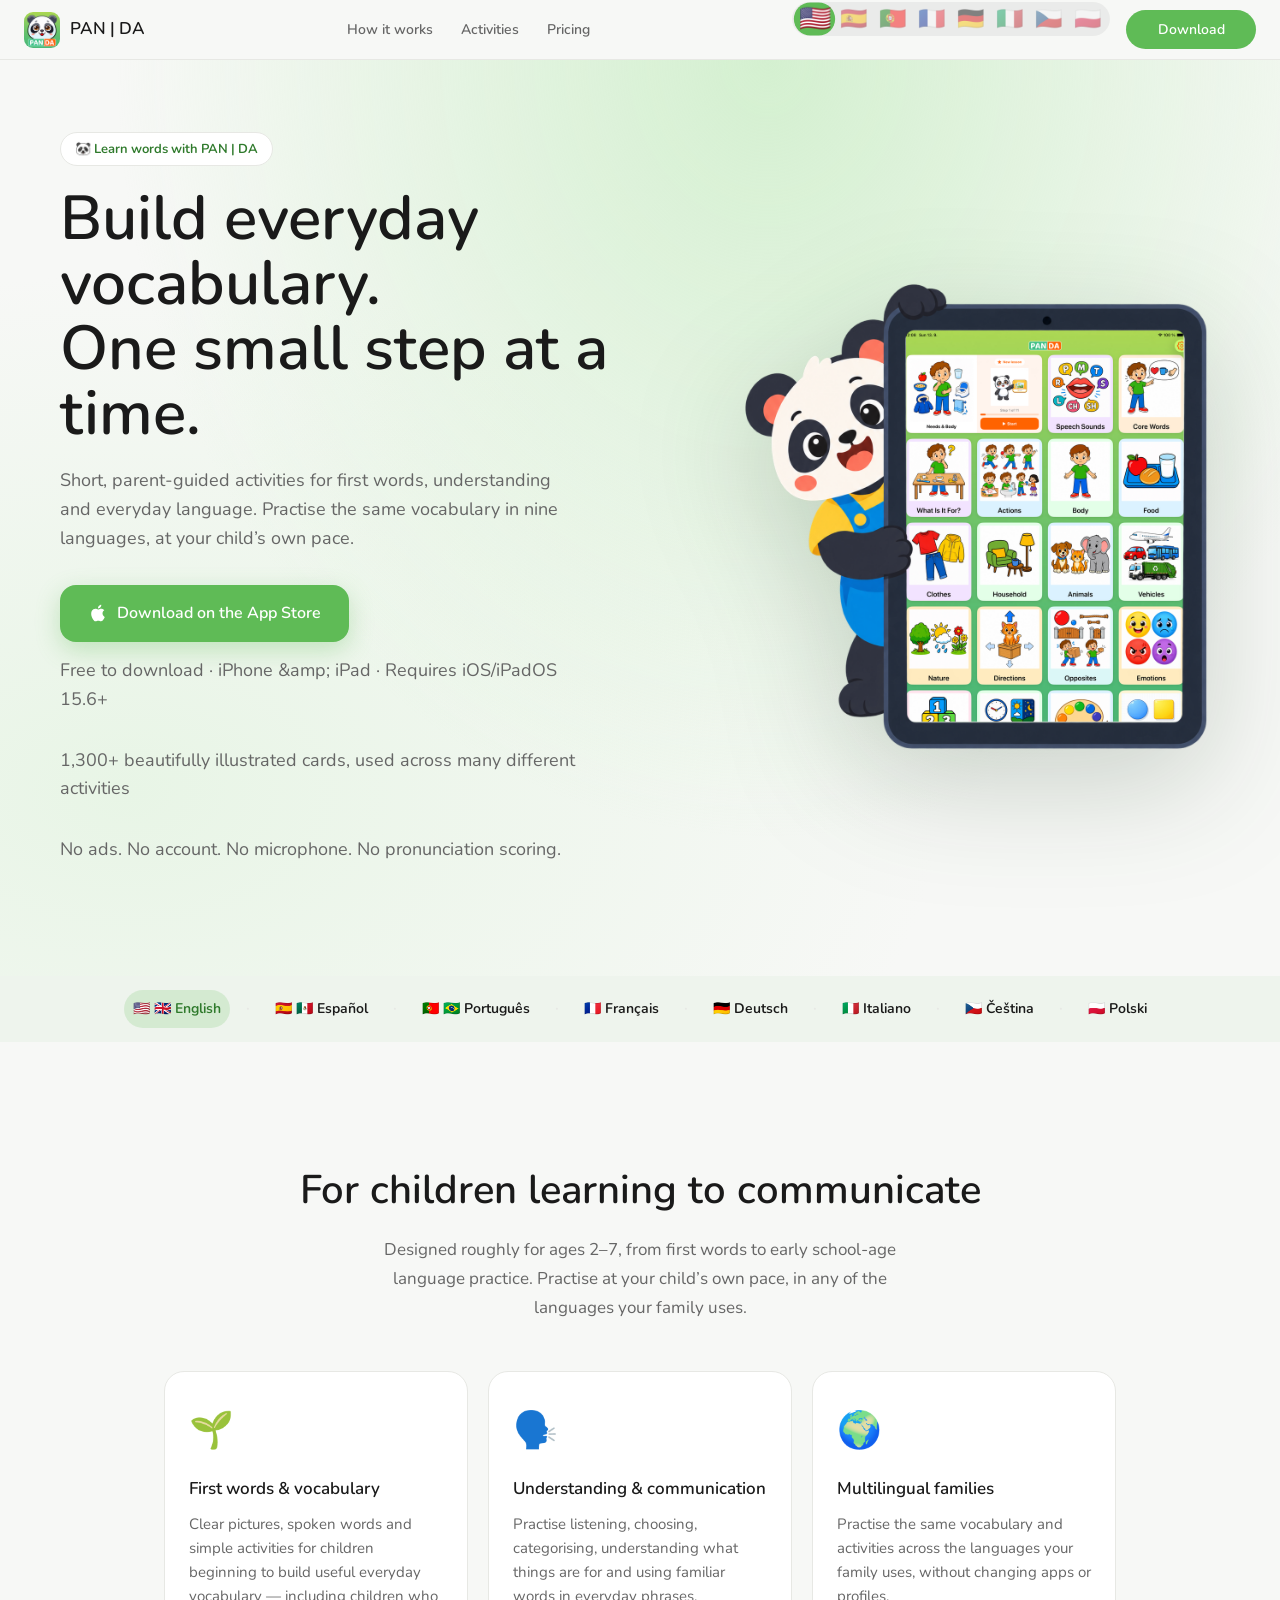
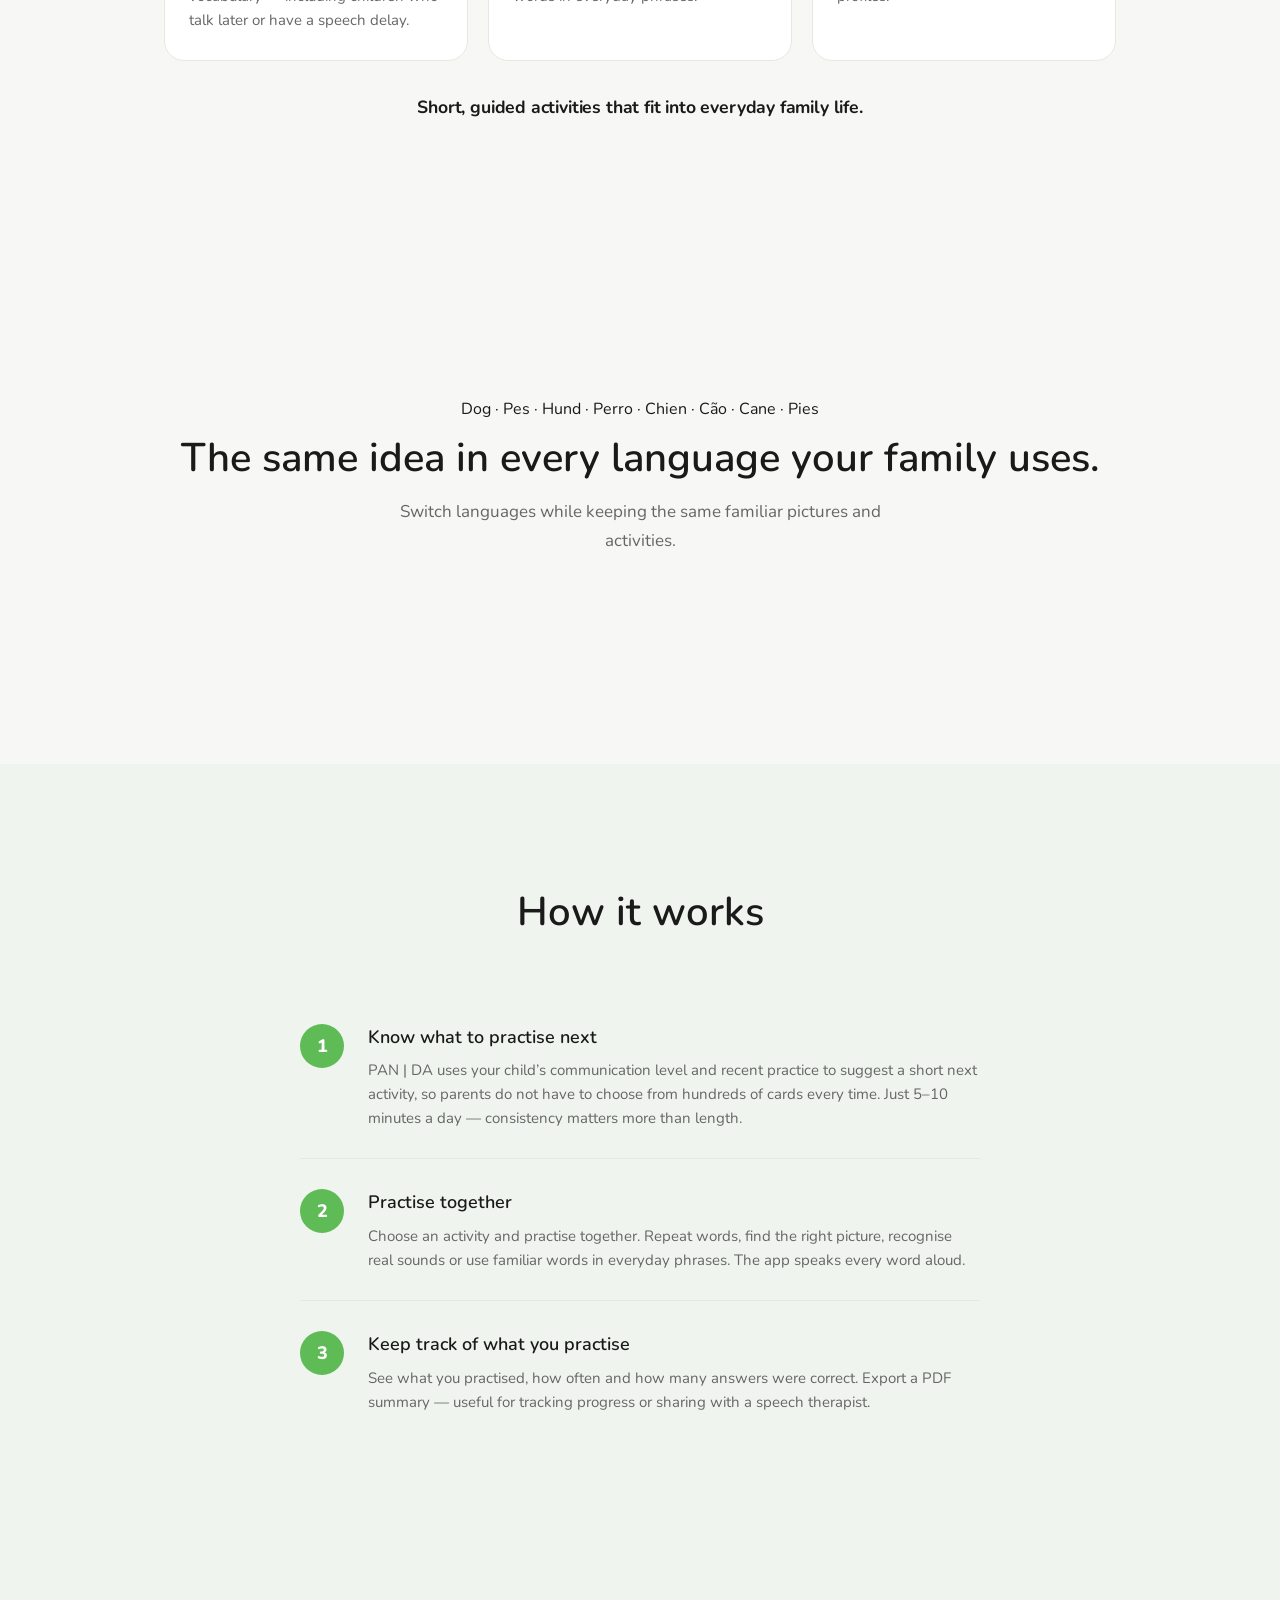
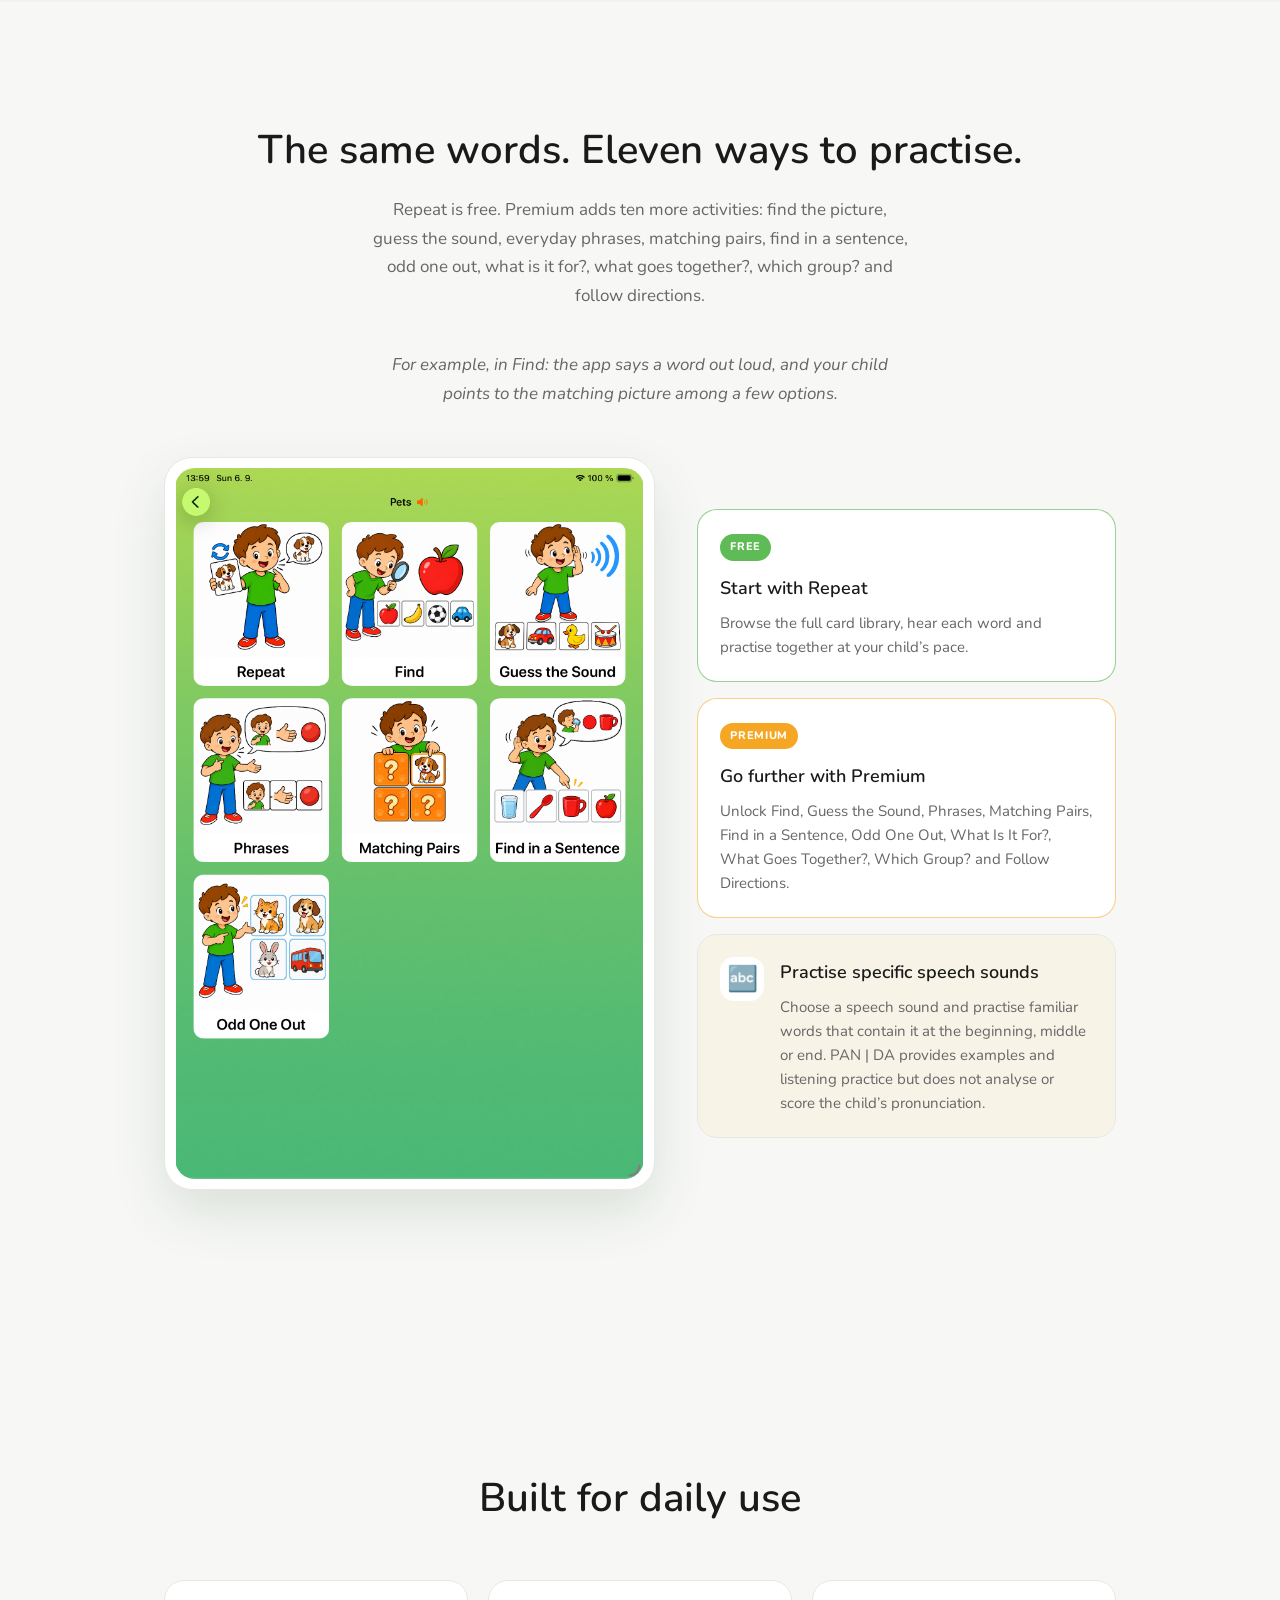
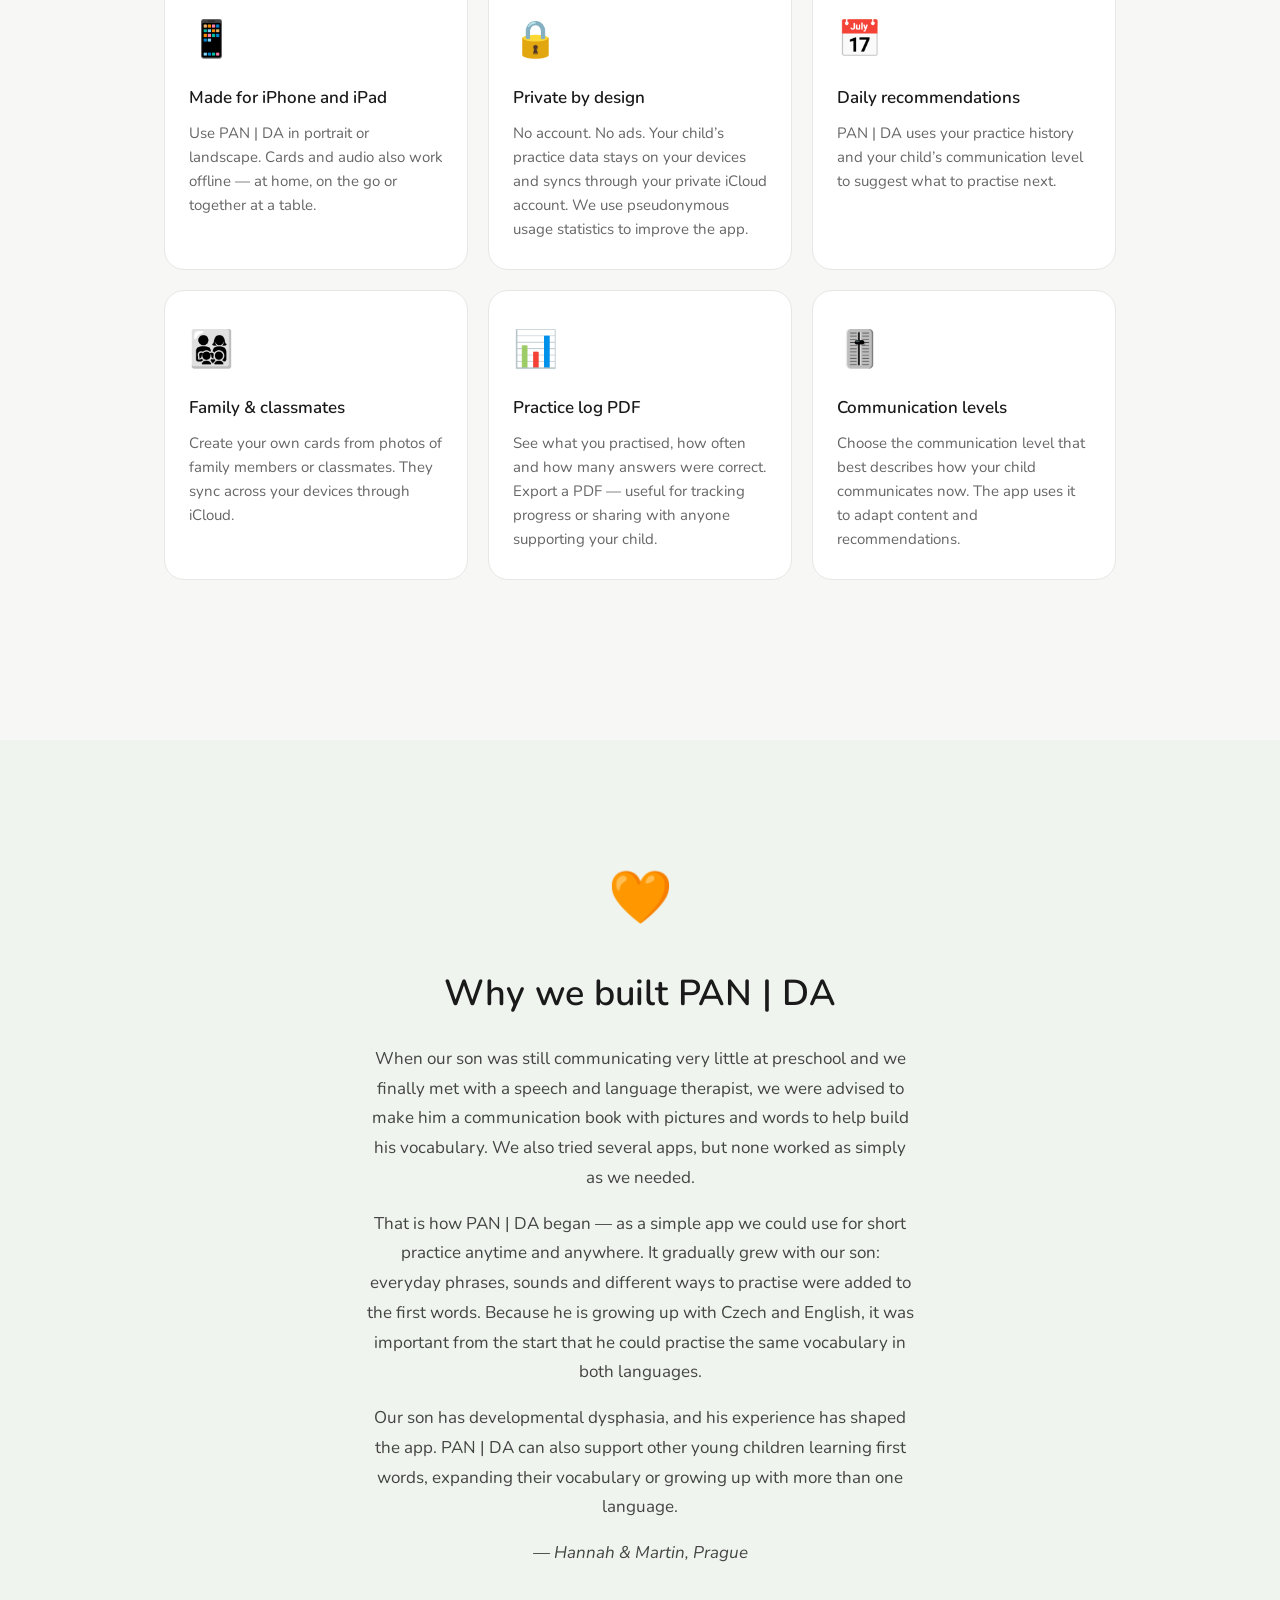
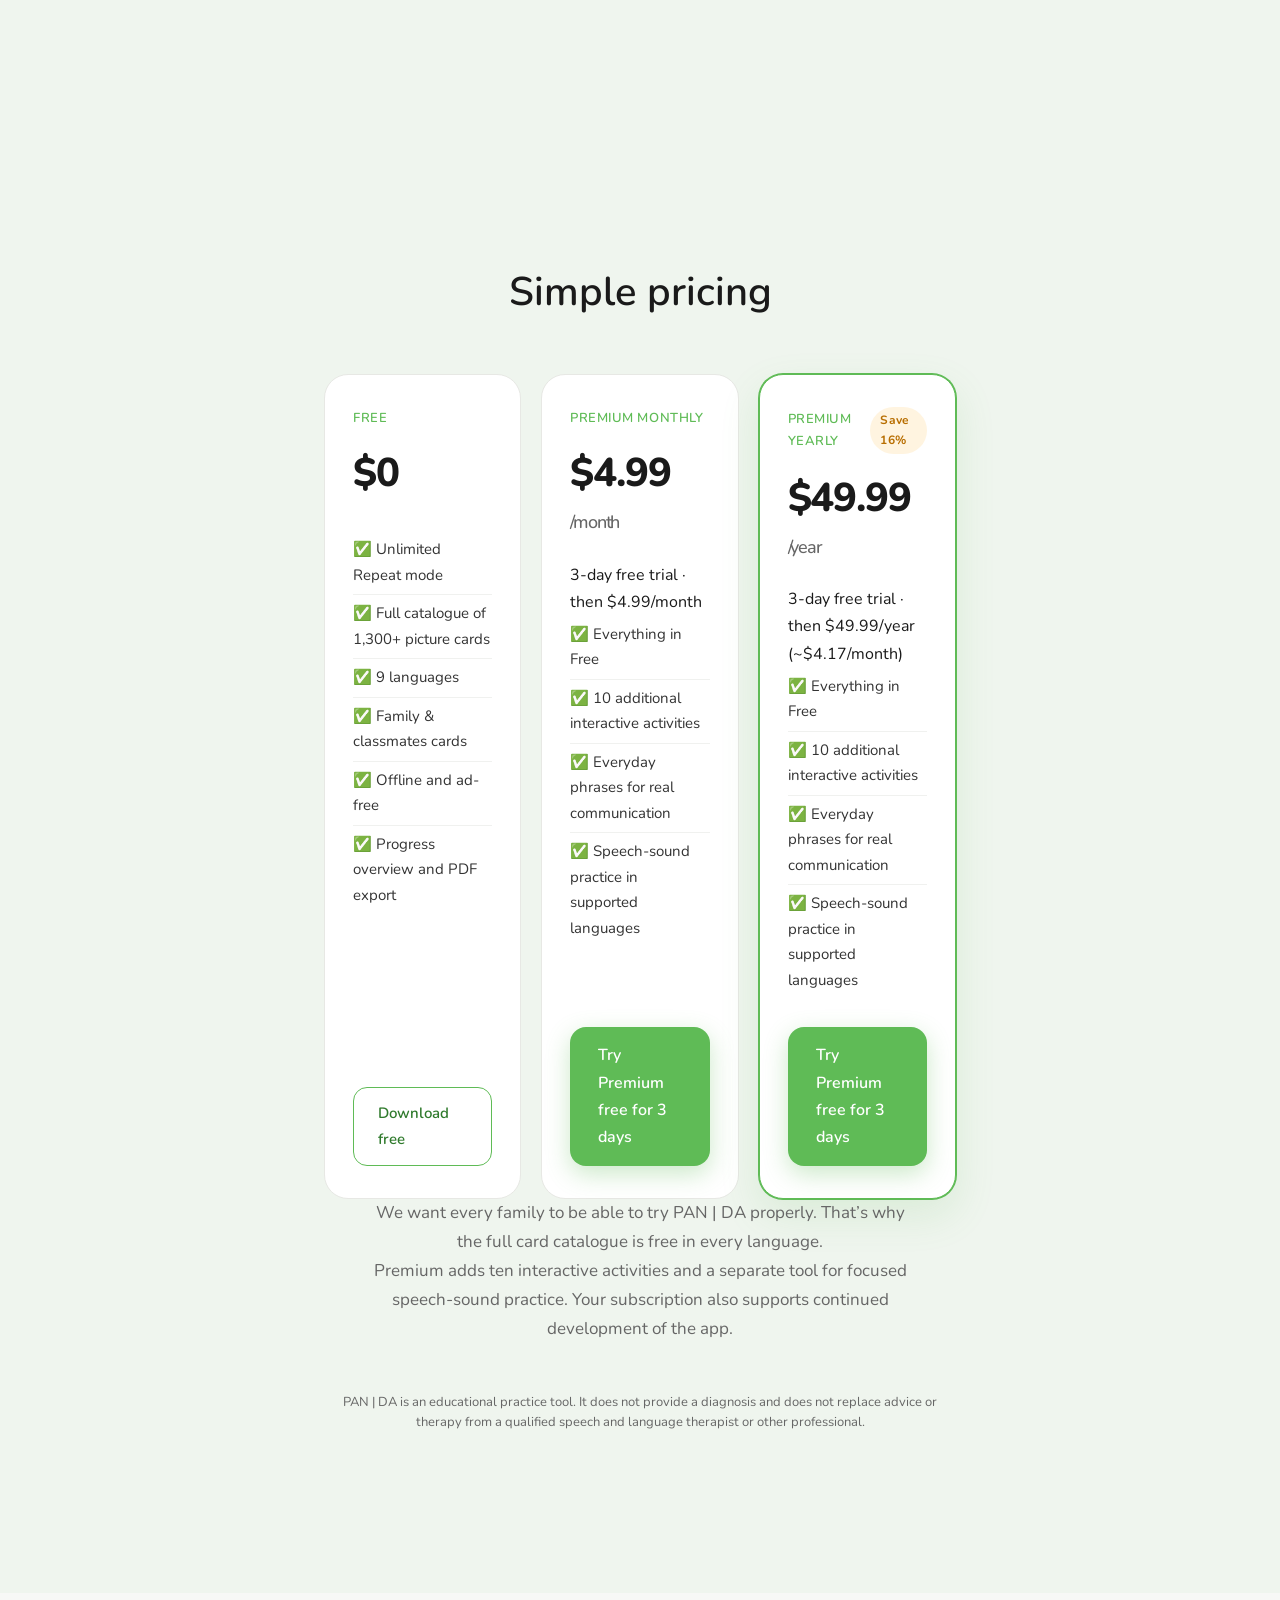
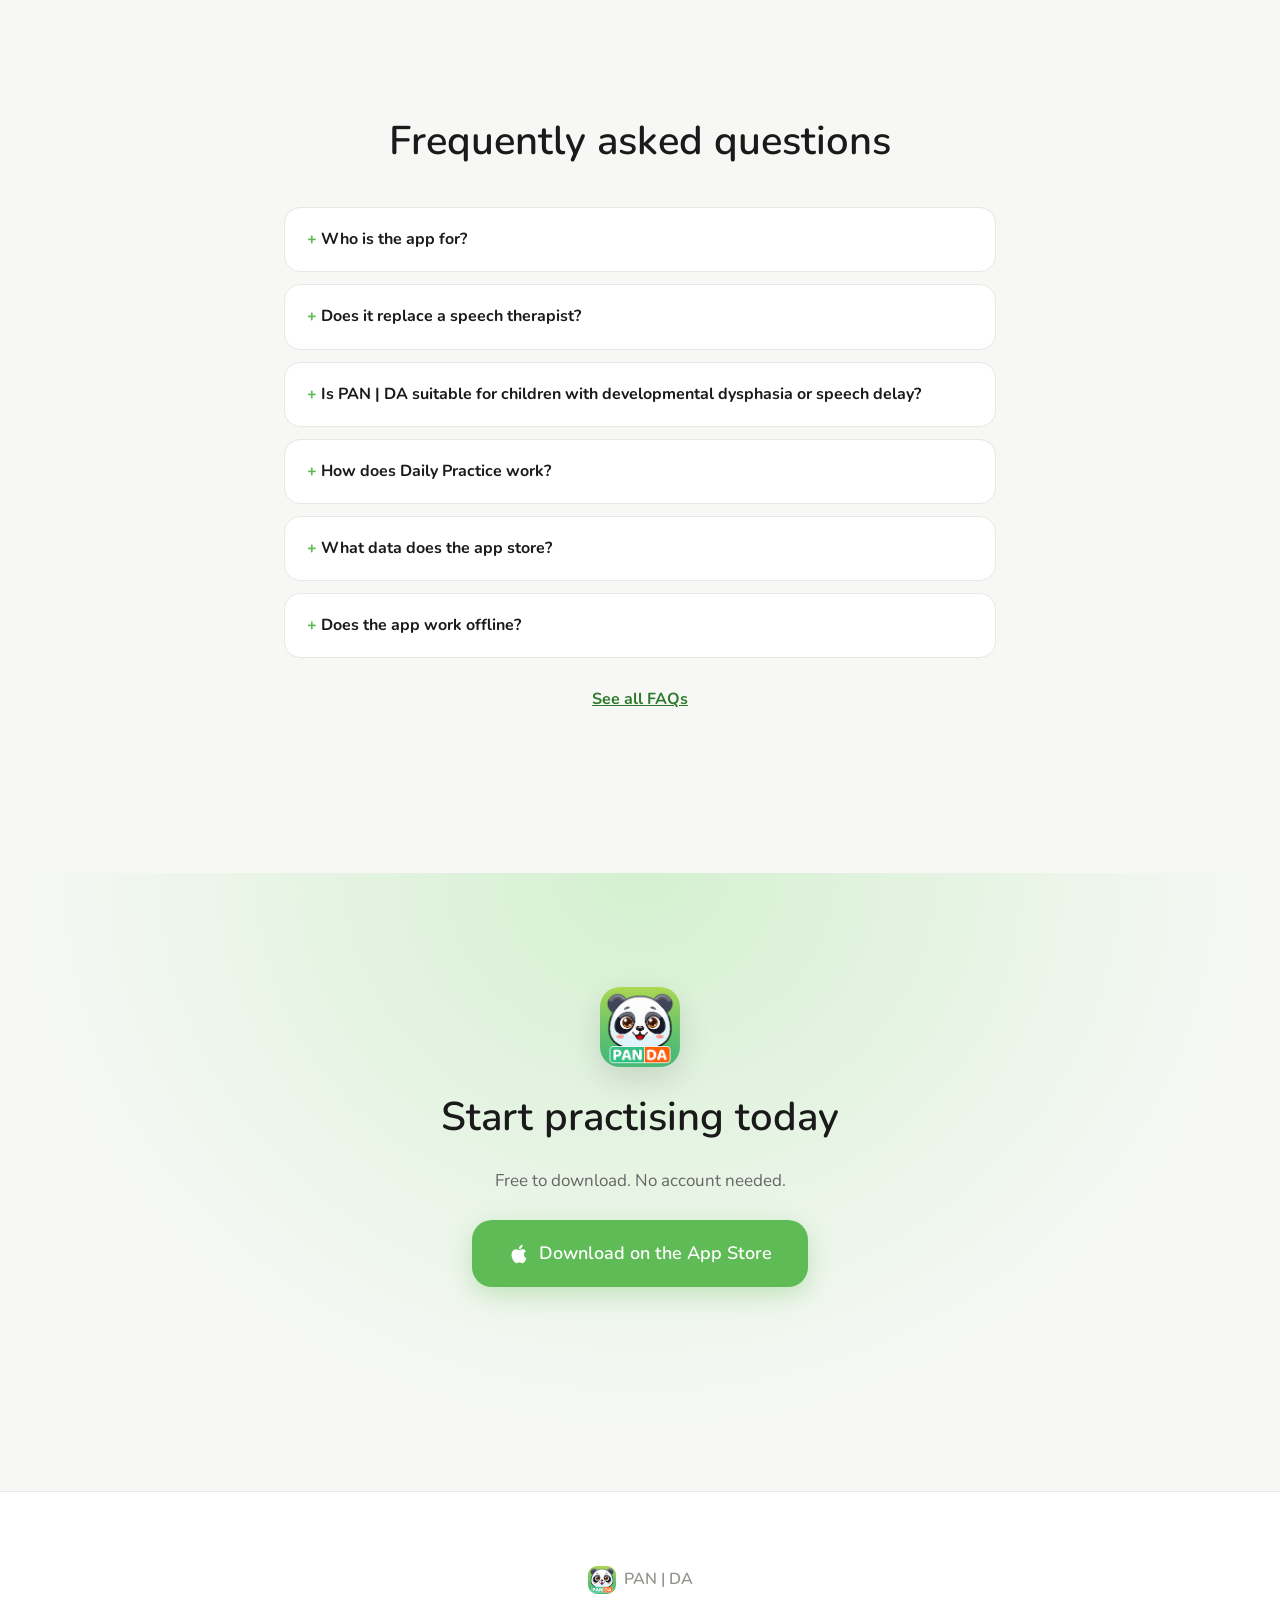
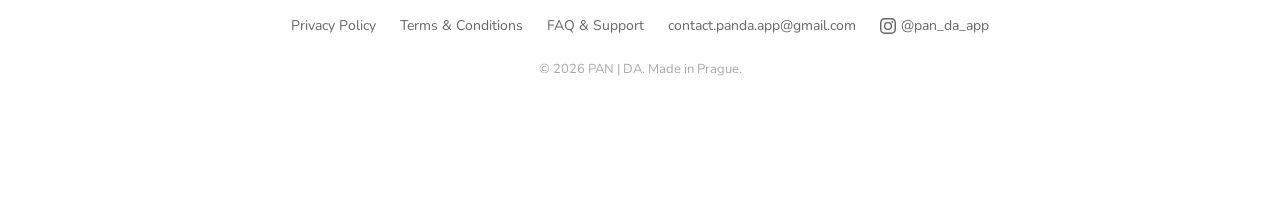
<file: index.html>
<!DOCTYPE html>
<html lang="en">
<head>
  <meta charset="UTF-8" />
  <meta name="viewport" content="width=device-width, initial-scale=1.0" />
  <title>PAN | DA — First words & vocabulary for young children</title>
  <meta name="description" content="PAN | DA — parent-guided first words and vocabulary practice for young children. 1,300+ picture cards, 9 languages, no ads, no account and full offline access." />
  <link rel="canonical" href="https://martinkaplan.github.io/pan-da-legal/" />
  <meta property="og:type" content="website" />
  <meta property="og:site_name" content="PAN | DA" />
  <meta property="og:title" content="PAN | DA — First words & vocabulary for young children" />
  <meta property="og:description" content="PAN | DA — parent-guided first words and vocabulary practice for young children. 1,300+ picture cards, 9 languages, no ads, no account and full offline access." />
  <meta property="og:url" content="https://martinkaplan.github.io/pan-da-legal/" />
  <meta property="og:image" content="https://martinkaplan.github.io/pan-da-legal/pan_da.png" />
  <meta name="twitter:card" content="summary" />
  <meta name="twitter:title" content="PAN | DA — First words & vocabulary for young children" />
  <meta name="twitter:description" content="PAN | DA — parent-guided first words and vocabulary practice for young children. 1,300+ picture cards, 9 languages, no ads, no account and full offline access." />
  <meta name="twitter:image" content="https://martinkaplan.github.io/pan-da-legal/pan_da.png" />
  <link rel="stylesheet" href="styles.css" />
  <link rel="stylesheet" href="landing.css" />
  <script data-goatcounter="https://martinkaplan.goatcounter.com/count" async src="//gc.zgo.at/count.js"></script>
  <script type="application/ld+json">
  {
    "@context": "https://schema.org",
    "@type": "FAQPage",
    "mainEntity": [
      {"@type": "Question", "name": "Who is the app for?", "acceptedAnswer": {"@type": "Answer", "text": "PAN | DA is for children learning to communicate — whether for first words, late talkers or extra speech support between therapy sessions (including children with speech delay or developmental dysphasia), or multilingual families. There is no strict age limit; the communication level setting matters more than age."}},
      {"@type": "Question", "name": "Does it replace a speech therapist?", "acceptedAnswer": {"@type": "Answer", "text": "No. PAN | DA is a home practice tool, not a diagnostic or therapeutic instrument. It works best alongside speech therapy — we recommend consulting your therapist on goals and progress."}},
      {"@type": "Question", "name": "Is PAN | DA suitable for children with developmental dysphasia or speech delay?", "acceptedAnswer": {"@type": "Answer", "text": "Yes. The app focuses on vocabulary, sentence building and comprehension — areas children with speech delay or developmental dysphasia often need to practise. For specific goals and guidance, we recommend consulting a speech and language therapist; PAN | DA complements that care, it doesn't replace it."}},
      {"@type": "Question", "name": "How does Daily Practice work?", "acceptedAnswer": {"@type": "Answer", "text": "Every day PAN | DA picks a small set of words to practise. It remembers what your child has already seen and gradually brings words back for review. This helps you choose what to focus on during a short practice session."}},
      {"@type": "Question", "name": "What data does the app store?", "acceptedAnswer": {"@type": "Answer", "text": "Child settings, practice history and custom cards are stored on your device or synced through private iCloud storage. Photos and the child's name are not included in usage statistics."}},
      {"@type": "Question", "name": "Does the app work offline?", "acceptedAnswer": {"@type": "Answer", "text": "Yes. You can use the cards, sounds and spoken words without an internet connection."}}
    ]
  }
  </script>
</head>
<body class="landing">

<!-- ── NAV ── -->
<header class="nav">
  <a class="nav-brand" href="#">
    <img src="pan_da.png" alt="PAN | DA" width="36" height="36" class="nav-icon" />
    <span>PAN | DA</span>
  </a>
  <nav class="nav-anchors" aria-label="Page sections">
    <a id="nav-how" href="#sec-how">How it works</a>
    <a id="nav-activities" href="#sec-modes">Activities</a>
    <a id="nav-pricing" href="#sec-pricing">Pricing</a>
  </nav>
  <div class="nav-right">
    <div class="language-switch" id="lang-switch"></div>
    <a class="nav-cta" id="nav-download" href="https://apps.apple.com/app/apple-store/id6761809094?pt=128754668&ct=website&mt=8">Download</a>
  </div>
</header>

<!-- ── HERO ── -->
<section class="hero">
  <div class="hero-inner">
    <div class="hero-text">
      <div class="hero-badge" id="hero-badge">🐼 Learn words with PAN | DA</div>
      <h1 id="hero-h1">Build everyday vocabulary.<br>One small step at a time.</h1>
      <p id="hero-sub">Short, parent-guided activities for first words, understanding and everyday language. Practise the same vocabulary in nine languages, at your child's own pace.</p>
      <a class="btn-primary" id="hero-cta" href="https://apps.apple.com/app/apple-store/id6761809094?pt=128754668&ct=website&mt=8">
        <svg width="20" height="20" viewBox="0 0 24 24" fill="currentColor"><path d="M18.71 19.5c-.83 1.24-1.71 2.45-3.05 2.47-1.34.03-1.77-.79-3.29-.79-1.53 0-2 .77-3.27.82-1.31.05-2.3-1.32-3.14-2.53C4.25 17 2.94 12.45 4.7 9.39c.87-1.52 2.43-2.48 4.12-2.51 1.28-.02 2.5.87 3.29.87.78 0 2.26-1.07 3.8-.91.65.03 2.47.26 3.64 1.98-.09.06-2.17 1.28-2.15 3.81.03 3.02 2.65 4.03 2.68 4.04-.03.07-.42 1.44-1.38 2.83M13 3.5c.73-.83 1.94-1.46 2.94-1.5.13 1.17-.34 2.35-1.04 3.19-.69.85-1.83 1.51-2.95 1.42-.15-1.15.41-2.35 1.05-3.11z"/></svg>
        <span id="hero-cta-text">Download on the App Store</span>
      </a>
      <p class="hero-free" id="hero-store-info">Free to download · iPhone &amp; iPad · Requires iOS/iPadOS 15.6+</p>
      <p class="hero-free" id="hero-free">1,300+ beautifully illustrated cards, used across many different activities</p>
      <p class="hero-free" id="hero-privacy">No ads. No account. No microphone. No pronunciation scoring.</p>
    </div>
    <div class="hero-visual">
      <div class="ipad-showcase">
        <img id="hero-screenshot" src="panda_tablet_en.png" alt="The PAN | DA panda holding an iPad showing the app home screen" class="localized-screenshot hero-screenshot" />
      </div>
    </div>
  </div>
</section>

<!-- ── LANG FLAGS STRIP ── -->
<div class="lang-strip" id="lang-strip" aria-label="Language selector">
  <button type="button" class="lang-strip-item" data-lang="en">🇺🇸 🇬🇧 English</button>
  <span class="lang-strip-dot" aria-hidden="true">·</span>
  <button type="button" class="lang-strip-item" data-lang="es">🇪🇸 🇲🇽 Español</button>
  <span class="lang-strip-dot" aria-hidden="true">·</span>
  <button type="button" class="lang-strip-item" data-lang="pt">🇵🇹 🇧🇷 Português</button>
  <span class="lang-strip-dot" aria-hidden="true">·</span>
  <button type="button" class="lang-strip-item" data-lang="fr">🇫🇷 Français</button>
  <span class="lang-strip-dot" aria-hidden="true">·</span>
  <button type="button" class="lang-strip-item" data-lang="de">🇩🇪 Deutsch</button>
  <span class="lang-strip-dot" aria-hidden="true">·</span>
  <button type="button" class="lang-strip-item" data-lang="it">🇮🇹 Italiano</button>
  <span class="lang-strip-dot" aria-hidden="true">·</span>
  <button type="button" class="lang-strip-item" data-lang="cs">🇨🇿 Čeština</button>
  <span class="lang-strip-dot" aria-hidden="true">·</span>
  <button type="button" class="lang-strip-item" data-lang="pl">🇵🇱 Polski</button>

</div>

<!-- ── FOR WHOM ── -->
<section class="section" id="sec-for-whom">
  <div class="container">
    <h2 class="section-title" id="for-whom-title">For children learning to communicate</h2>
    <p class="section-sub" id="for-whom-sub">Designed roughly for ages 2–7, from first words to early school-age language practice. Practise at your child's own pace, in any of the languages your family uses.</p>
    <div class="cards-grid-3">
      <div class="feature-card">
        <div class="feature-icon">🌱</div>
        <h3 id="fw1-title">First words and vocabulary</h3>
        <p id="fw1-body">Explore everyday words with clear pictures, spoken words and short, playful activities — including for children who talk later or have a speech delay.</p>
      </div>
      <div class="feature-card">
        <div class="feature-icon">🗣️</div>
        <h3 id="fw2-title">Understanding & communication</h3>
        <p id="fw2-body">Practise listening, choosing, categorising, understanding what things are for and using familiar words in everyday phrases.</p>
      </div>
      <div class="feature-card">
        <div class="feature-icon">🌍</div>
        <h3 id="fw3-title">Multilingual families</h3>
        <p id="fw3-body">Practise the same vocabulary and activities across the languages your family uses, without changing apps or profiles.</p>
      </div>
    </div>
    <p class="for-whom-cta" id="for-whom-cta">Short, guided activities that fit into everyday family life.</p>
  </div>
</section>

<!-- ── LANG BRIDGE ── -->
<div class="section lang-bridge-section">
  <div class="container" style="text-align:center">
    <p class="lang-bridge-words">Dog · Pes · Hund · Perro · Chien · Cão · Cane · Pies</p>
    <p class="section-title" id="lang-bridge-title" style="margin-bottom:0.4rem">The same idea in every language your family uses.</p>
    <p class="section-sub" id="lang-bridge-sub" style="margin-top:0">Switch languages while keeping the same familiar pictures and activities.</p>
  </div>
</div>

<!-- ── HOW IT WORKS ── -->
<section class="section section-tinted" id="sec-how">
  <div class="container">
    <h2 class="section-title" id="how-title">How it works</h2>
    <div class="steps">
      <div class="step">
        <div class="step-num">1</div>
        <div class="step-body">
          <h3 id="step1-title">Daily Practice</h3>
          <p id="step1-body">PAN | DA suggests what to practise next based on your child's communication level and previous sessions. Just 5–10 minutes a day — consistency matters more than length.</p>
        </div>
      </div>
      <div class="step">
        <div class="step-num">2</div>
        <div class="step-body">
          <h3 id="step2-title">Practise together</h3>
          <p id="step2-body">Choose an activity and practise together. Repeat words, find the right picture, recognise real sounds or use familiar words in everyday phrases. The app speaks every word aloud.</p>
        </div>
      </div>
      <div class="step">
        <div class="step-num">3</div>
        <div class="step-body">
          <h3 id="step3-title">Keep track of what you practise</h3>
          <p id="step3-body">See what you practised, how often and how many answers were correct. Export a PDF summary — useful for tracking progress or sharing with a speech therapist.</p>
        </div>
      </div>
    </div>
  </div>
</section>

<!-- ── TRAINING MODES ── -->
<section class="section" id="sec-modes">
  <div class="container">
    <h2 class="section-title" id="modes-title">The same words. Eleven ways to practise.</h2>
    <p class="section-sub" id="modes-sub">Repeat is free. Premium adds ten more activities: finding pictures, recognising sounds, everyday phrases, matching pairs, find in a sentence, odd one out, what is it for?, what goes together?, which group? and follow directions.</p>
    <p class="section-sub modes-example" id="modes-example">For example, in Find: the app says a word out loud, and your child points to the matching picture among a few options.</p>

    <div class="modes-showcase-grid">
      <div class="modes-image-card">
        <img id="modes-screenshot" src="modes_en.png" alt="PAN | DA activity selection on iPad" class="localized-screenshot modes-screenshot" />
      </div>

      <div class="modes-copy">
        <div class="tier-summary tier-summary-free">
          <div class="tier-pill tier-pill-free" id="mode-free-label">FREE</div>
          <h3 id="modes-free-title">Start with Repeat</h3>
          <p id="modes-free-body">Browse the full card library, hear each word and practise together at your child's pace.</p>
        </div>

        <div class="tier-summary tier-summary-premium">
          <div class="tier-pill tier-pill-premium" id="mode-premium-label">PREMIUM</div>
          <h3 id="modes-premium-title">Go further with Premium</h3>
          <p id="modes-premium-body">Unlock Find, Guess the Sound, Phrases, Matching Pairs, Find in a Sentence, Odd One Out, What Is It For?, What Goes Together?, Which Group? and Follow Directions.</p>
        </div>

        <div class="speech-callout">
          <div class="speech-callout-icon" aria-hidden="true">🔤</div>
          <div>
            <h3 id="speech-title">Practise specific speech sounds</h3>
            <p id="speech-body">Premium also includes a separate tool for practising a target sound at the beginning, middle or end of familiar words.</p>
          </div>
        </div>
      </div>
    </div>
  </div>
</section>

<!-- ── FEATURES ── -->
<section class="section" id="sec-features">
  <div class="container">
    <h2 class="section-title" id="feat-title">Built for daily use</h2>
    <div class="cards-grid-3">
      <div class="feature-card">
        <div class="feature-icon">📱</div>
        <h3 id="feat1-title">Made for iPhone and iPad</h3>
        <p id="feat1-body">Use PAN | DA in portrait or landscape. Cards and audio also work offline — at home, on the go or together at a table.</p>
      </div>
      <div class="feature-card">
        <div class="feature-icon">🔒</div>
        <h3 id="feat2-title">Private by design</h3>
        <p id="feat2-body">No account. No ads. Your child's practice data stays on your devices and syncs through your private iCloud account. We use pseudonymous usage statistics to improve the app.</p>
      </div>
      <div class="feature-card">
        <div class="feature-icon">📅</div>
        <h3 id="feat3-title">Daily recommendations</h3>
        <p id="feat3-body">PAN | DA uses your practice history and your child's communication level to suggest what to practise next.</p>
      </div>
      <div class="feature-card">
        <div class="feature-icon">👨‍👩‍👧‍👦</div>
        <h3 id="feat4-title">Family & classmates cards</h3>
        <p id="feat4-body">Create your own cards from photos of family members or classmates. They sync across your devices through iCloud.</p>
      </div>
      <div class="feature-card">
        <div class="feature-icon">📊</div>
        <h3 id="feat5-title">Practice log PDF</h3>
        <p id="feat5-body">See what you practised, how often and how many answers were correct. Export a PDF to share with your speech therapist.</p>
      </div>
      <div class="feature-card">
        <div class="feature-icon">🎚️</div>
        <h3 id="feat6-title">Communication levels</h3>
        <p id="feat6-body">Choose the communication level that best describes how your child communicates now. The app uses it to adapt content and recommendations.</p>
      </div>
    </div>
  </div>
</section>

<!-- ── STORY ── -->
<section class="section section-tinted" id="sec-story">
  <div class="container story-container">
    <div class="story-icon">🧡</div>
    <h2 id="story-title">Why we built PAN | DA</h2>
    <p id="story-body">When our son was still communicating very little at preschool and we finally met with a speech and language therapist, we were advised to make him a communication book with pictures and words to help build his vocabulary. We also tried several apps, but none worked as simply as we needed.</p>
    <p id="story-body2">That is how PAN | DA began — as a simple app we could use for short practice anytime and anywhere. It gradually grew with our son: everyday phrases, sounds and different ways to practise were added to the first words. Because he is growing up with Czech and English, it was important from the start that he could practise the same vocabulary in both languages.</p>
    <p id="story-body3">Our son has developmental dysphasia, and his experience has shaped the app. PAN | DA can also support other young children learning first words, expanding their vocabulary or growing up with more than one language.</p>
    <p class="story-sig">— Hannah &amp; Martin, Prague</p>
  </div>
</section>

<!-- ── PRICING ── -->
<section class="section section-tinted" id="sec-pricing">
  <div class="container pricing-container">
    <h2 class="section-title" id="pricing-title">Simple pricing</h2>
    <div class="pricing-grid">
      <div class="pricing-card">
        <div class="pricing-label" id="price-free-label">Free</div>
        <div class="pricing-price" id="price-free-amount">$0</div>
        <ul class="pricing-list">
          <li id="pf1">✅ Unlimited Repeat mode</li>
          <li id="pf2">✅ Full catalogue of 1,300+ picture cards</li>
          <li id="pf3">✅ 9 languages</li>
          <li id="pf4">✅ Family & classmates cards</li>
          <li id="pf5">✅ Offline and ad-free</li>
          <li id="pf6">✅ Progress overview and PDF export</li>
        </ul>
        <a class="btn-secondary" id="price-free-cta" href="https://apps.apple.com/app/apple-store/id6761809094?pt=128754668&ct=website&mt=8">Download free</a>
      </div>
      <div class="pricing-card">
        <div class="pricing-label" id="price-premium-label">Premium Monthly</div>
        <div class="pricing-price">
          <span id="price-amount">$4.99</span><span id="per-month">/month</span>
        </div>
        <p class="pricing-trial" id="price-trial">3-day free trial · then $4.99/month</p>
        <ul class="pricing-list">
          <li id="pp1">✅ Everything in Free</li>
          <li id="pp2">✅ 10 additional interactive activities</li>
          <li id="pp3">✅ Everyday phrases for real communication</li>
          <li id="pp5">✅ Speech-sound practice in supported languages</li>
        </ul>
        <a class="btn-primary" id="price-premium-cta" href="https://apps.apple.com/app/apple-store/id6761809094?pt=128754668&ct=website&mt=8">Try Premium free for 3 days</a>
      </div>
      <div class="pricing-card pricing-card-featured">
        <div class="pricing-label-row"><div class="pricing-label" id="price-year-label">Premium Yearly</div><span class="pricing-badge" id="price-year-badge">Save 16%</span></div>
        <div class="pricing-price">
          <span id="price-year-amount">$49.99</span><span id="per-year">/year</span>
        </div>
        <p class="pricing-trial" id="price-year-trial">3-day free trial · then $49.99/year (~$4.17/month)</p>
        <ul class="pricing-list">
          <li id="py1">✅ Everything in Free</li>
          <li id="py2">✅ 10 additional interactive activities</li>
          <li id="py3">✅ Everyday phrases for real communication</li>
          <li id="py5">✅ Speech-sound practice in supported languages</li>
        </ul>
        <a class="btn-primary" id="price-year-cta" href="https://apps.apple.com/app/apple-store/id6761809094?pt=128754668&ct=website&mt=8">Try Premium free for 3 days</a>
      </div>
    </div>
    <div class="section-sub pricing-explanation">
      <p id="pricing-note1">We want every family to be able to try PAN | DA properly. That’s why the full card catalogue is free in every language.</p>
      <p id="pricing-note2">Premium adds ten interactive activities and a separate tool for focused speech-sound practice. Your subscription also supports continued development of the app.</p>
    </div>
    <p class="pricing-disclaimer" id="pricing-disclaimer">PAN | DA is an educational practice tool. It does not provide a diagnosis and does not replace advice or therapy from a qualified speech and language therapist or other professional.</p>
  </div>
</section>

<!-- ── FAQ TEASER ── -->
<section class="section" id="sec-faq">
  <div class="container faq-container">
    <h2 class="section-title" id="faq-title">Frequently asked questions</h2>
    <div class="faq-accordion">
      <details class="faq-item">
        <summary id="faqt1-q">Who is the app for?</summary>
        <p id="faqt1-a">PAN | DA is for children learning to communicate — whether for first words, late talkers or extra speech support between therapy sessions (including children with speech delay or developmental dysphasia), or multilingual families. There is no strict age limit; the communication level setting matters more than age.</p>
      </details>
      <details class="faq-item">
        <summary id="faqt2-q">Does it replace a speech therapist?</summary>
        <p id="faqt2-a">No. PAN | DA is a home practice tool, not a diagnostic or therapeutic instrument. It works best alongside speech therapy — we recommend consulting your therapist on goals and progress.</p>
      </details>
      <details class="faq-item">
        <summary id="faqt3-q">Is PAN | DA suitable for children with developmental dysphasia or speech delay?</summary>
        <p id="faqt3-a">Yes. The app focuses on vocabulary, sentence building and comprehension — areas children with speech delay or developmental dysphasia often need to practise. For specific goals and guidance, we recommend consulting a speech and language therapist; PAN | DA complements that care, it doesn't replace it.</p>
      </details>
      <details class="faq-item">
        <summary id="faqt4-q">How does Daily Practice work?</summary>
        <p id="faqt4-a">Every day PAN | DA picks a small set of words to practise. It remembers what your child has already seen and gradually brings words back for review. This helps you choose what to focus on during a short practice session.</p>
      </details>
      <details class="faq-item">
        <summary id="faqt5-q">What data does the app store?</summary>
        <p id="faqt5-a">Child settings, practice history and custom cards are stored on your device or synced through private iCloud storage. The current version also sends pseudonymous information about taps and app usage to PAN | DA's own server to improve the app. Photos and the child's name are not included in these statistics. See the Privacy Policy for details.</p>
      </details>
      <details class="faq-item">
        <summary id="faqt6-q">Does the app work offline?</summary>
        <p id="faqt6-a">Yes. You can use the cards, sounds and spoken words without an internet connection. A connection is used for iCloud sync, purchases and sending pseudonymous usage statistics.</p>
      </details>
    </div>
    <p class="faq-more"><a id="faq-more-link" href="page.html?p=faq">See all FAQs</a></p>
  </div>
</section>

<!-- ── DOWNLOAD CTA ── -->
<section class="section cta-section" id="sec-cta">
  <div class="container cta-container">
    <img src="pan_da.png" alt="PAN | DA" width="80" height="80" class="cta-icon" />
    <h2 id="cta-title">Start practicing today</h2>
    <p id="cta-sub">Free to download. No account needed.</p>
    <a class="btn-primary btn-large" id="cta-btn" href="https://apps.apple.com/app/apple-store/id6761809094?pt=128754668&ct=website&mt=8">
      <svg width="22" height="22" viewBox="0 0 24 24" fill="currentColor"><path d="M18.71 19.5c-.83 1.24-1.71 2.45-3.05 2.47-1.34.03-1.77-.79-3.29-.79-1.53 0-2 .77-3.27.82-1.31.05-2.3-1.32-3.14-2.53C4.25 17 2.94 12.45 4.7 9.39c.87-1.52 2.43-2.48 4.12-2.51 1.28-.02 2.5.87 3.29.87.78 0 2.26-1.07 3.8-.91.65.03 2.47.26 3.64 1.98-.09.06-2.17 1.28-2.15 3.81.03 3.02 2.65 4.03 2.68 4.04-.03.07-.42 1.44-1.38 2.83M13 3.5c.73-.83 1.94-1.46 2.94-1.5.13 1.17-.34 2.35-1.04 3.19-.69.85-1.83 1.51-2.95 1.42-.15-1.15.41-2.35 1.05-3.11z"/></svg>
      <span id="cta-btn-text">Download on the App Store</span>
    </a>
  </div>
</section>

<!-- ── FOOTER ── -->
<footer class="site-footer">
  <div class="container footer-inner">
    <div class="footer-brand">
      <img src="pan_da.png" alt="PAN | DA" width="28" height="28" class="nav-icon" />
      <span>PAN | DA</span>
    </div>
    <nav class="footer-links">
      <a id="footer-privacy" href="page.html?p=privacy">Privacy Policy</a>
      <a id="footer-terms" href="page.html?p=terms">Terms &amp; Conditions</a>
      <a id="footer-faq" href="page.html?p=faq">FAQ &amp; Support</a>
      <a href="mailto:contact.panda.app@gmail.com">contact.panda.app@gmail.com</a>
      <a href="https://www.instagram.com/pan_da_app" target="_blank" rel="noopener" class="footer-instagram">
        <svg width="16" height="16" viewBox="0 0 24 24" fill="currentColor" aria-hidden="true"><path d="M12 2.163c3.204 0 3.584.012 4.85.07 3.252.148 4.771 1.691 4.919 4.919.058 1.265.069 1.645.069 4.849 0 3.205-.012 3.584-.069 4.849-.149 3.225-1.664 4.771-4.919 4.919-1.266.058-1.644.07-4.85.07-3.204 0-3.584-.012-4.849-.07-3.26-.149-4.771-1.699-4.919-4.92-.058-1.265-.07-1.644-.07-4.849 0-3.204.013-3.583.07-4.849.149-3.227 1.664-4.771 4.919-4.919 1.266-.057 1.645-.069 4.849-.069zM12 0C8.741 0 8.333.014 7.053.072 2.695.272.273 2.69.073 7.052.014 8.333 0 8.741 0 12c0 3.259.014 3.668.072 4.948.2 4.358 2.618 6.78 6.98 6.98C8.333 23.986 8.741 24 12 24c3.259 0 3.668-.014 4.948-.072 4.354-.2 6.782-2.618 6.979-6.98.059-1.28.073-1.689.073-4.948 0-3.259-.014-3.667-.072-4.947-.196-4.354-2.617-6.78-6.979-6.98C15.668.014 15.259 0 12 0zm0 5.838a6.162 6.162 0 100 12.324 6.162 6.162 0 000-12.324zM12 16a4 4 0 110-8 4 4 0 010 8zm6.406-11.845a1.44 1.44 0 100 2.881 1.44 1.44 0 000-2.881z"/></svg>
        @pan_da_app
      </a>
    </nav>
    <p class="footer-copy" id="footer-copy">© 2026 PAN | DA. Made in Prague.</p>
  </div>
</footer>

<script>
const L = {
  "cs": {
    "cta-btn-text": "Stáhnout v App Storu",
    "cta-sub": "Zdarma ke stažení. Bez registrace.",
    "cta-title": "Začněte procvičovat dnes",
    "feat-title": "Navrženo pro každodenní použití",
    "feat1-body": "Používejte PAN | DA na výšku i na šířku. Kartičky a zvuky fungují také offline — doma, na cestách i společně u stolu.",
    "feat1-title": "Pro iPhone i iPad",
    "feat2-body": "Bez registrace. Bez reklam. Data vašeho dítěte jsou uložena na vašich zařízeních a synchronizují se přes váš soukromý iCloud účet. K vylepšování aplikace používáme pseudonymní statistiky používání.",
    "feat2-title": "Navrženo s důrazem na soukromí",
    "feat3-body": "PAN | DA využívá historii procvičování a komunikační úroveň dítěte k tomu, aby navrhla, čemu se věnovat dál.",
    "feat3-title": "Denní doporučení",
    "feat4-body": "Vytvořte si vlastní karty z fotek rodiny či spolužáků. Mezi vašimi zařízeními se synchronizují pomocí iCloudu.",
    "feat4-title": "Rodina a spolužáci",
    "feat5-body": "Sledujte, co a jak často jste procvičovali a kolik odpovědí bylo správných. Přehled můžete uložit do PDF — ke sledování pokroku nebo ke sdílení s logopedem.",
    "feat5-title": "Záznamy o procvičování",
    "feat6-body": "Vyberte komunikační úroveň podle toho, jak se dítě právě dorozumívá. Aplikace podle ní přizpůsobí obsah a doporučení.",
    "feat6-title": "Komunikační úrovně",
    "footer-copy": "© 2026 PAN | DA. Vytvořeno v Praze.",
    "footer-faq": "Časté otázky",
    "faq-title": "Časté otázky",
    "faq-more-link": "Zobrazit všechny otázky",
    "faqt1-q": "Pro koho je aplikace určena?",
    "faqt1-a": "Pro děti, které se učí komunikovat — ať jde o první slůvka, pozdě mluvící děti nebo větší podporu řeči mezi logopedickými sezeními (včetně dětí s opožděným vývojem řeči nebo vývojovou dysfázií), nebo dvojjazyčnost v rodině. Věkové rozmezí není striktně dané; záleží na komunikační úrovni dítěte.",
    "faqt2-q": "Nahrazuje logopeda?",
    "faqt2-a": "Ne. PAN | DA je pomůcka pro domácí procvičování, ne diagnostický ani terapeutický nástroj. Ideálně doplňuje logopedickou péči — s logopedem doporučujeme konzultovat výběr cílů i postup.",
    "faqt3-q": "Je PAN | DA vhodná i pro děti s vývojovou dysfázií nebo opožděným vývojem řeči?",
    "faqt3-a": "Ano. Aplikace se zaměřuje na slovní zásobu, tvoření vět a porozumění, které mohou potřebovat procvičovat i děti s opožděným vývojem řeči nebo vývojovou dysfázií. Pro určení konkrétních cílů a postupu doporučujeme konzultaci s klinickým logopedem — PAN | DA jeho péči doplňuje, nenahrazuje ji.",
    "faqt4-q": "Jak funguje Denní procvičování?",
    "faqt4-a": "PAN | DA každý den vybere malou sadu slov k procvičení. Pamatuje si, co dítě vidělo, a průběžně nabízí známá slova k zopakování. Aplikace vám tak pomůže vybrat, čemu se při krátkém procvičování věnovat.",
    "faqt5-q": "Jaká data aplikace ukládá?",
    "faqt5-a": "Nastavení dítěte, přehled procvičování a vlastní kartičky se ukládají v zařízení nebo synchronizují přes soukromý iCloud. Aktuální verze také odesílá pseudonymizované údaje o kliknutí a používání aplikace na vlastní server PAN | DA pro zlepšování aplikace. Fotografie ani jméno dítěte nejsou součástí těchto statistik. Podrobnosti najdete v zásadách ochrany soukromí.",
    "faqt6-q": "Funguje aplikace bez internetu?",
    "faqt6-a": "Ano. Kartičky, zvuky a hlasové přehrávání můžete používat bez internetu. Připojení slouží také k synchronizaci přes iCloud, nákupům a odesílání pseudonymizovaných statistik používání.",
    "footer-privacy": "Zásady ochrany soukromí",
    "footer-terms": "Obchodní podmínky",
    "for-whom-cta": "Krátké vedené aktivity, které zapadnou do běžného rodinného dne.",
    "for-whom-sub": "Určeno přibližně pro věk 2–7 let, od prvních slov po jazykové procvičování pro mladší školní věk. Procvičujte vlastním tempem dítěte, v libovolném jazyce vaší rodiny.",
    "for-whom-title": "Pro děti, které se učí komunikovat",
    "fw1-body": "Srozumitelné obrázky, mluvená slova a jednoduché aktivity pro děti, které začínají budovat slovní zásobu z každodenního života — i pro pozdě mluvící děti nebo děti s opožděným vývojem řeči.",
    "fw1-title": "První slova a slovní zásoba",
    "fw2-body": "Procvičujte naslouchání, výběr, třídění, porozumění tomu, k čemu věci slouží, a používání známých slov v každodenních frázích.",
    "fw2-title": "Porozumění a komunikace",
    "fw3-body": "Procvičujte stejnou slovní zásobu a aktivity ve všech jazycích vaší rodiny — bez přepínání aplikací nebo profilů.",
    "fw3-title": "Vícejazyčné rodiny",
    "hero-badge": "🐼 Učte se slova s PAN | DA",
    "hero-cta-text": "Stáhnout v App Storu",
    "hero-free": "1300+ krásně ilustrovaných kartiček, které se používají napříč mnoha aktivitami",
    "hero-h1": "Rozšiřujte slovní zásobu.<br>Krok za krokem.",
    "hero-image-alt": "Domovská obrazovka PAN | DA na iPadu",
    "hero-privacy": "Bez reklam. Bez registrace. Bez mikrofonu. Bez hodnocení výslovnosti.",
    "hero-store-info": "Ke stažení zdarma · iPhone a iPad · Vyžaduje iOS/iPadOS 15.6+",
    "hero-sub": "Krátké vedené aktivity pro první slova, porozumění a každodenní řeč. Procvičujte stejnou slovní zásobu v devíti jazycích, vlastním tempem dítěte.",
    "how-title": "Jak to funguje",
    "lang-bridge-sub": "Přepínejte jazyky a pracujte se stejnými obrázky a aktivitami.",
    "lang-bridge-title": "Stejný obsah ve všech jazycích vaší rodiny.",
    "mode-free-label": "ZDARMA",
    "mode-premium-label": "PREMIUM",
    "modes-free-body": "Procházejte celý katalog kartiček, poslouchejte slova a procvičujte společně tempem dítěte.",
    "modes-free-title": "Začněte s režimem Opakuj",
    "modes-image-alt": "Výběr aktivit PAN | DA na iPadu",
    "modes-premium-body": "Odemkněte Najdi, Poznej zvuk, Fráze, Pexeso, Najdi podle věty, Co sem nepatří?, K čemu to je?, Co k sobě patří?, Do které skupiny patří? a Splň pokyn.",
    "modes-premium-title": "S Premium pokračujte dál",
    "modes-sub": "Režim Opakuj je zdarma. Premium přidává dalších deset aktivit: najdi obrázek, poznej zvuk, fráze, pexeso, najdi podle věty, co sem nepatří, k čemu to je?, co k sobě patří?, do které skupiny patří? a splň pokyn.",
    "modes-example": "Například v aktivitě Najdi: aplikace nahlas řekne slovo a dítě ukáže na odpovídající obrázek z několika možností.",
    "modes-title": "Jedna slovní zásoba. Jedenáct způsobů procvičování.",
    "nav-activities": "Aktivity",
    "nav-download": "Stáhnout",
    "nav-how": "Jak to funguje",
    "nav-pricing": "Ceny",
    "per-month": "/měsíc",
    "pf1": "✅ Opakuj bez omezení",
    "pf2": "✅ Celý katalog s více než 1 300 obrázkovými kartami",
    "pf3": "✅ 9 jazyků",
    "pf4": "✅ Vlastní karty rodiny a spolužáků",
    "pf5": "✅ Offline a bez reklam",
    "pf6": "✅ Přehled pokroku a export do PDF",
    "pp1": "✅ Vše ze základní verze",
    "pp2": "✅ 10 dalších interaktivních aktivit",
    "pp3": "✅ Každodenní fráze pro praktickou komunikaci",
    "pp5": "✅ Procvičování hlásek v podporovaných jazycích",
    "py1": "✅ Vše ze základní verze",
    "py2": "✅ 10 dalších interaktivních aktivit",
    "py3": "✅ Každodenní fráze pro praktickou komunikaci",
    "py5": "✅ Procvičování hlásek v podporovaných jazycích",
    "price-year-label": "Premium ročně",
    "price-year-badge": "Ušetříte 16 %",
    "price-year-amount": "999 Kč",
    "per-year": "/rok",
    "price-year-trial": "3 dny zdarma · poté 999 Kč/rok (~83 Kč/měsíc)",
    "price-year-cta": "Vyzkoušet Premium 3 dny zdarma",
    "pricing-disclaimer": "PAN | DA je vzdělávací pomůcka. Nestanovuje diagnózu a nenahrazuje doporučení ani péči kvalifikovaného odborníka.",
    "price-amount": "99 Kč",
    "price-free-amount": "0 Kč",
    "price-free-cta": "Stáhnout zdarma",
    "price-free-label": "Zdarma",
    "price-premium-cta": "Vyzkoušet Premium 3 dny zdarma",
    "price-premium-label": "Premium měsíčně",
    "price-trial": "3 dny zdarma · poté 99 Kč/měsíc",
    "pricing-note1": "Chceme, aby si každá rodina mohla PAN | DA smysluplně vyzkoušet. Proto je celý katalog kartiček dostupný zdarma, a to ve všech jazycích.",
    "pricing-note2": "Premium přidává deset interaktivních aktivit a samostatný nástroj pro cílené procvičování hlásek. Předplatným zároveň podporujete další vývoj aplikace.",
    "pricing-title": "Jednoduché ceny",
    "speech-body": "Vyberte hlásku a procvičujte známá slova, která ji obsahují na začátku, uprostřed nebo na konci. PAN | DA poskytuje příklady a sluchový nácvik, ale neanalyzuje ani nehodnotí výslovnost dítěte.",
    "speech-title": "Cílené procvičování hlásek",
    "step1-body": "PAN | DA využívá komunikační úroveň dítěte a nedávné procvičování k tomu, aby navrhla krátkou další aktivitu — rodiče tak nemusí pokaždé vybírat ze stovek karet. Stačí 5–10 minut denně — pravidelnost je důležitější než délka.",
    "step1-title": "Vědět, co procvičovat dál",
    "step2-body": "Vyberte způsob procvičování a projděte kartičky společně. Aplikace slova přehrává nahlas.",
    "step2-title": "Procvičujte společně",
    "step3-body": "V přehledu uvidíte, co a jak často jste procvičovali a kolik odpovědí bylo správných. Přehled můžete uložit do PDF — hodí se ke sledování pokroku nebo k probrání s logopedem.",
    "step3-title": "Sledujte, co jste procvičovali",
    "story-body": "Když náš syn ve školce ještě málo komunikoval a my jsme se konečně dostali k logopedovi, doporučil nám vytvořit komunikační sešit s obrázky a slovy, který by mu pomáhal rozšiřovat slovní zásobu. Vyzkoušeli jsme také několik aplikací, ale žádná nefungovala tak jednoduše, jak jsme potřebovali.",
    "story-body2": "Tak vznikla PAN | DA — jednoduchá aplikace pro krátké procvičování kdykoliv a kdekoliv. Postupně rostla spolu s naším synem: k prvním slovům přibyly každodenní fráze, zvuky a různé způsoby procvičování. Protože vyrůstá s češtinou i angličtinou, bylo pro nás od začátku důležité, aby mohl stejnou slovní zásobu procvičovat v obou jazycích.",
    "story-body3": "Náš syn má vývojovou dysfázii a právě jeho zkušenost výrazně ovlivnila podobu aplikace. PAN | DA však může podpořit také další malé děti, které si osvojují první slova, rozšiřují slovní zásobu nebo vyrůstají ve více jazycích.",
    "story-title": "Proč jsme vytvořili PAN | DA"
  },
  "de": {
    "cta-btn-text": "Im App Store laden",
    "cta-sub": "Kostenlos herunterladen. Kein Konto erforderlich.",
    "cta-title": "Heute mit dem Üben beginnen",
    "feat-title": "Für den täglichen Gebrauch",
    "feat1-body": "Nutze PAN | DA im Hoch- oder Querformat. Karten und Audio funktionieren auch offline — zu Hause, unterwegs oder gemeinsam am Tisch.",
    "feat1-title": "Für iPhone und iPad",
    "feat2-body": "Kein Konto. Keine Werbung. Die Daten deines Kindes werden auf deinen Geräten gespeichert und über deinen privaten iCloud-Account synchronisiert. Wir verwenden pseudonyme Nutzungsstatistiken, um die App zu verbessern.",
    "feat2-title": "Datenschutz mitgedacht",
    "feat3-body": "PAN | DA nutzt den bisherigen Übungsverlauf und die Kommunikationsstufe deines Kindes, um weitere Übungen vorzuschlagen.",
    "feat3-title": "Tägliche Empfehlungen",
    "feat4-body": "Erstelle eigene Karten aus Fotos von Familienmitgliedern oder Mitschülern. Sie werden über iCloud zwischen deinen Geräten synchronisiert.",
    "feat4-title": "Familie & Mitschüler",
    "feat5-body": "Sieh nach, was ihr wie oft geübt habt und wie viele Antworten richtig waren. Exportiere eine PDF-Datei — zum Teilen mit dem Logopäden oder zum Dokumentieren des Lernfortschritts.",
    "feat5-title": "Übungsverlauf als PDF",
    "feat6-body": "Wähle die Stufe, die am besten beschreibt, wie dein Kind sich derzeit verständigt. Die App passt Inhalte und Empfehlungen daran an.",
    "feat6-title": "Kommunikationsstufen",
    "footer-copy": "© 2026 PAN | DA. Entwickelt in Prag.",
    "footer-faq": "FAQ",
    "faq-title": "Häufig gestellte Fragen",
    "faq-more-link": "Alle Fragen ansehen",
    "faqt1-q": "Für wen ist die App gedacht?",
    "faqt1-a": "PAN | DA richtet sich an Kinder, die lernen zu kommunizieren — für erste Wörter, spät sprechende Kinder oder zusätzliche Sprachunterstützung zwischen Therapiestunden (auch bei Sprachentwicklungsverzögerung oder Sprachentwicklungsstörung) oder für mehrsprachige Familien. Es gibt keine strenge Altersgrenze; die Kommunikationsstufe zählt mehr als das Alter.",
    "faqt2-q": "Ersetzt es einen Logopäden?",
    "faqt2-a": "Nein. PAN | DA ist ein Hilfsmittel für das häusliche Üben, kein diagnostisches oder therapeutisches Instrument. Idealerweise ergänzt es die logopädische Begleitung.",
    "faqt3-q": "Ist PAN | DA auch für Kinder mit Sprachentwicklungsstörung oder Sprachentwicklungsverzögerung geeignet?",
    "faqt3-a": "Ja. Die App konzentriert sich auf Wortschatz, Satzbildung und Sprachverständnis — Bereiche, die Kinder mit Sprachentwicklungsverzögerung oder -störung oft zusätzlich üben müssen. Für konkrete Ziele und Vorgehen empfehlen wir die Beratung durch eine Logopädin oder einen Logopäden; PAN | DA ergänzt diese Betreuung, ersetzt sie aber nicht.",
    "faqt4-q": "Wie funktioniert die tägliche Übung?",
    "faqt4-a": "Jeden Tag wählt PAN | DA eine kleine Auswahl an Wörtern zum Üben. Die App merkt sich, was das Kind bereits gesehen hat, und schlägt bekannte Wörter regelmäßig zum Wiederholen vor. Ein paar Minuten täglich reichen.",
    "faqt5-q": "Welche Daten speichert die App?",
    "faqt5-a": "Die Einstellungen des Kindes, der Übungsverlauf und eigene Karten werden auf deinem Gerät oder im privaten iCloud-Speicher gespeichert. Die aktuelle Version sendet außerdem pseudonymisierte Daten über angetippte Elemente und die App-Nutzung an einen eigenen Server von PAN | DA, um die App zu verbessern. Fotos und der Name des Kindes sind nicht Teil dieser Statistiken. Einzelheiten findest du in der Datenschutzerklärung.",
    "faqt6-q": "Funktioniert die App offline?",
    "faqt6-a": "Ja. Karten, Geräusche und Sprachausgabe lassen sich ohne Internetverbindung nutzen. Eine Verbindung wird für die iCloud-Synchronisierung, Käufe und die Übermittlung pseudonymisierter Nutzungsstatistiken verwendet.",
    "footer-privacy": "Datenschutzerklärung",
    "footer-terms": "AGB",
    "for-whom-cta": "Kurze, geführte Aktivitäten, die in den Familienalltag passen.",
    "for-whom-sub": "Für Kinder von etwa 2 bis 7 Jahren gedacht, von ersten Wörtern bis hin zu frühem Sprachtraining im Schulalter. Im Tempo deines Kindes und in den Sprachen der Familie üben.",
    "for-whom-title": "Für Kinder, die lernen zu kommunizieren",
    "fw1-body": "Klare Bilder, gesprochene Wörter und einfache Aktivitäten für Kinder, die beginnen, nützlichen Alltagswortschatz aufzubauen — auch für spät sprechende Kinder oder Kinder mit Sprachentwicklungsverzögerung.",
    "fw1-title": "Erste Wörter und Wortschatz",
    "fw2-body": "Verstehen üben, auswählen, sortieren, verstehen wozu Dinge da sind und vertraute Wörter in Alltagssätzen verwenden.",
    "fw2-title": "Verstehen & Kommunikation",
    "fw3-body": "Denselben Wortschatz und dieselben Aktivitäten in allen Sprachen der Familie üben — ohne App- oder Profilwechsel.",
    "fw3-title": "Mehrsprachige Familien",
    "hero-badge": "🐼 Wörter lernen mit PAN | DA",
    "hero-cta-text": "Im App Store laden",
    "hero-free": "1.300+ liebevoll illustrierte Karten, die in vielen verschiedenen Aktivitäten verwendet werden",
    "hero-h1": "Alltagswortschatz aufbauen.<br>Schritt für Schritt.",
    "hero-image-alt": "PAN | DA Startbildschirm auf dem iPad",
    "hero-privacy": "Keine Werbung. Kein Konto. Kein Mikrofon. Keine Aussprachebewertung.",
    "hero-store-info": "Kostenlos laden · iPhone und iPad · Erfordert iOS/iPadOS 15.6+",
    "hero-sub": "Kurze, geführte Aktivitäten für erste Wörter, Sprachverständnis und Alltagssprache. Derselbe Wortschatz lässt sich in neun Sprachen und im Tempo des Kindes üben.",
    "how-title": "So funktioniert es",
    "lang-bridge-sub": "Sprache wechseln und trotzdem dieselben vertrauten Bilder und Aktivitäten nutzen.",
    "lang-bridge-title": "Dieselben Inhalte in allen Sprachen deiner Familie.",
    "mode-free-label": "KOSTENLOS",
    "mode-premium-label": "PREMIUM",
    "modes-free-body": "Den gesamten Kartenkatalog ansehen, jedes Wort anhören und gemeinsam im Tempo des Kindes üben.",
    "modes-free-title": "Mit Wiederholen starten",
    "modes-image-alt": "PAN | DA Aktivitätsauswahl auf dem iPad",
    "modes-premium-body": "Finden, Geräusch erkennen, Sätze, Paare finden, Im Satz finden, Was passt nicht?, Wofür ist das?, Was gehört zusammen?, In welche Gruppe gehört das? und Befolge die Anweisung freischalten.",
    "modes-premium-title": "Mit Premium weitergehen",
    "modes-sub": "Wiederholen ist kostenlos. Premium ergänzt zehn weitere Aktivitäten: Bild finden, Geräusch erkennen, Alltagssätze, Kartenpaare, Im Satz finden, Was passt nicht?, Wofür ist das?, Was gehört zusammen?, In welche Gruppe gehört das? und Befolge die Anweisung.",
    "modes-example": "Zum Beispiel bei Finden: Die App sagt ein Wort laut, und dein Kind zeigt auf das passende Bild unter mehreren Optionen.",
    "modes-title": "Dieselben Wörter. Elf Möglichkeiten zum Üben.",
    "nav-activities": "Aktivitäten",
    "nav-download": "Herunterladen",
    "nav-how": "So funktioniert es",
    "nav-pricing": "Preise",
    "per-month": "/Monat",
    "pf1": "✅ Wiederholen ohne Limit",
    "pf2": "✅ Gesamter Katalog mit mehr als 1 300 Bildkarten",
    "pf3": "✅ 9 Sprachen",
    "pf4": "✅ Eigene Karten für Familie & Mitschüler",
    "pf5": "✅ Offline und werbefrei",
    "pf6": "✅ Fortschrittsübersicht und PDF-Export",
    "pp1": "✅ Alles aus der kostenlosen Version",
    "pp2": "✅ 10 zusätzliche interaktive Aktivitäten",
    "pp3": "✅ Alltagssätze für praktische Kommunikation",
    "pp5": "✅ Lautübungen in unterstützten Sprachen",
    "py1": "✅ Alles aus der kostenlosen Version",
    "py2": "✅ 10 zusätzliche interaktive Aktivitäten",
    "py3": "✅ Alltagssätze für praktische Kommunikation",
    "py5": "✅ Lautübungen in unterstützten Sprachen",
    "price-year-label": "Premium Jährlich",
    "price-year-badge": "16 % sparen",
    "price-year-amount": "$49.99",
    "per-year": "/Jahr",
    "price-year-trial": "3 Tage kostenlos · danach $49.99/Jahr (~$4.17/Monat)",
    "price-year-cta": "Premium 3 Tage kostenlos testen",
    "pricing-disclaimer": "PAN | DA ist ein pädagogisches Übungswerkzeug. Die App stellt keine Diagnose und ersetzt keine professionelle Beratung oder Therapie.",
    "price-amount": "$4.99",
    "price-free-amount": "$0",
    "price-free-cta": "Kostenlos laden",
    "price-free-label": "Kostenlos",
    "price-premium-cta": "Premium 3 Tage kostenlos testen",
    "price-premium-label": "Premium Monatlich",
    "price-trial": "3 Tage kostenlos · danach $4.99/Monat",
    "pricing-note1": "Wir möchten, dass jede Familie PAN | DA in Ruhe ausprobieren kann. Deshalb ist der gesamte Kartenkatalog in allen Sprachen kostenlos verfügbar.",
    "pricing-note2": "Premium ergänzt zehn interaktive Aktivitäten und ein separates Werkzeug für gezielte Lautübungen. Mit deinem Abo unterstützt du außerdem die Weiterentwicklung der App.",
    "pricing-title": "Einfache Preise",
    "speech-body": "Wähle einen Laut und übe vertraute Wörter, die ihn am Anfang, in der Mitte oder am Ende enthalten. PAN | DA bietet Beispiele und Hörübungen, analysiert oder bewertet aber nicht die Aussprache des Kindes.",
    "speech-title": "Gezielte Lautübungen",
    "step1-body": "PAN | DA nutzt die Kommunikationsstufe deines Kindes und die letzten Übungen, um eine kurze nächste Aktivität vorzuschlagen — so müssen Eltern nicht jedes Mal aus Hunderten von Karten auswählen. Schon 5–10 Minuten täglich reichen — Regelmäßigkeit zählt mehr als Dauer.",
    "step1-title": "Immer wissen, was als Nächstes geübt werden soll",
    "step2-body": "Wähle eine Aktivität und übt gemeinsam: Wörter wiederholen, Bilder finden, Geräusche erkennen oder vertraute Wörter in Alltagssätzen verwenden. Die App spricht jedes Wort vor.",
    "step2-title": "Gemeinsam üben",
    "step3-body": "PAN | DA protokolliert Häufigkeit, Kategorien und richtige Antworten. Exportiere eine PDF-Datei — zum Dokumentieren des Lernfortschritts oder als Grundlage für den nächsten Logopädie-Termin.",
    "step3-title": "Fortschritte im Blick behalten",
    "story-body": "Als unser Sohn im Kindergarten noch sehr wenig sprach und wir endlich einen Termin bei einer Logopädin bekamen, wurde uns empfohlen, für ihn ein Kommunikationsheft mit Bildern und Wörtern anzulegen, um seinen Wortschatz aufzubauen. Wir probierten auch mehrere Apps aus, doch keine war so einfach, wie wir es brauchten.",
    "story-body2": "So entstand PAN | DA — als einfache App für kurze Übungen, jederzeit und überall. Sie wuchs nach und nach mit unserem Sohn: Zu den ersten Wörtern kamen Alltagssätze, Geräusche und verschiedene Übungsarten hinzu. Da er mit Tschechisch und Englisch aufwächst, war es uns von Anfang an wichtig, denselben Wortschatz in beiden Sprachen üben zu können.",
    "story-body3": "Unser Sohn hat eine Entwicklungsdysphasie, und seine Erfahrung hat die App entscheidend geprägt. PAN | DA kann auch andere kleine Kinder unterstützen, die erste Wörter lernen, ihren Wortschatz erweitern oder mit mehreren Sprachen aufwachsen.",
    "story-title": "Warum wir PAN | DA entwickelt haben"
  },
  "en": {
    "cta-btn-text": "Download on the App Store",
    "cta-sub": "Free to download. No account needed.",
    "cta-title": "Start practising today",
    "feat-title": "Built for daily use",
    "feat1-body": "Use PAN | DA in portrait or landscape. Cards and audio also work offline — at home, on the go or together at a table.",
    "feat1-title": "Made for iPhone and iPad",
    "feat2-body": "No account. No ads. Your child’s practice data stays on your devices and syncs through your private iCloud account. We use pseudonymous usage statistics to improve the app.",
    "feat2-title": "Private by design",
    "feat3-body": "PAN | DA uses your practice history and your child’s communication level to suggest what to practise next.",
    "feat3-title": "Daily recommendations",
    "feat4-body": "Create your own cards from photos of family members or classmates. They sync across your devices through iCloud.",
    "feat4-title": "Family & classmates",
    "feat5-body": "See what you practised, how often and how many answers were correct. Export a PDF — useful for tracking progress or sharing with anyone supporting your child.",
    "feat5-title": "Practice log PDF",
    "feat6-body": "Choose the communication level that best describes how your child communicates now. The app uses it to adapt content and recommendations.",
    "feat6-title": "Communication levels",
    "footer-copy": "© 2026 PAN | DA. Made in Prague.",
    "footer-faq": "FAQ & Support",
    "faq-title": "Frequently asked questions",
    "faq-more-link": "See all FAQs",
    "faqt1-q": "Who is the app for?",
    "faqt1-a": "PAN | DA is for children learning to communicate — whether for first words, late talkers or extra speech support between therapy sessions (including children with speech delay or developmental dysphasia), or multilingual families. There is no strict age limit; the communication level setting matters more than age.",
    "faqt2-q": "Does it replace a speech therapist?",
    "faqt2-a": "No. PAN | DA is a home practice tool, not a diagnostic or therapeutic instrument. It works best alongside speech therapy — we recommend consulting your therapist on goals and progress.",
    "faqt3-q": "Is PAN | DA suitable for children with developmental dysphasia or speech delay?",
    "faqt3-a": "Yes. The app focuses on vocabulary, sentence building and comprehension — areas children with speech delay or developmental dysphasia often need to practise. For specific goals and guidance, we recommend consulting a speech and language therapist; PAN | DA complements that care, it doesn't replace it.",
    "faqt4-q": "How does Daily Practice work?",
    "faqt4-a": "Every day PAN | DA picks a small set of words to practise. It remembers what your child has already seen and gradually brings words back for review. This helps you choose what to focus on during a short practice session.",
    "faqt5-q": "What data does the app store?",
    "faqt5-a": "Child settings, practice history and custom cards are stored on your device or synced through private iCloud storage. The current version also sends pseudonymous information about taps and app usage to PAN | DA's own server to improve the app. Photos and the child's name are not included in these statistics. See the Privacy Policy for details.",
    "faqt6-q": "Does the app work offline?",
    "faqt6-a": "Yes. You can use the cards, sounds and spoken words without an internet connection. A connection is used for iCloud sync, purchases and sending pseudonymous usage statistics.",
    "footer-privacy": "Privacy Policy",
    "footer-terms": "Terms & Conditions",
    "for-whom-cta": "Short, guided activities that fit into everyday family life.",
    "for-whom-sub": "Designed roughly for ages 2–7, from first words to early school-age language practice. Practise at your child’s own pace, in any of the languages your family uses.",
    "for-whom-title": "For children learning to communicate",
    "fw1-body": "Clear pictures, spoken words and simple activities for children beginning to build useful everyday vocabulary — including children who talk later or have a speech delay.",
    "fw1-title": "First words & vocabulary",
    "fw2-body": "Practise listening, choosing, categorising, understanding what things are for and using familiar words in everyday phrases.",
    "fw2-title": "Understanding & communication",
    "fw3-body": "Practise the same vocabulary and activities across the languages your family uses, without changing apps or profiles.",
    "fw3-title": "Multilingual families",
    "hero-badge": "🐼 Learn words with PAN | DA",
    "hero-cta-text": "Download on the App Store",
    "hero-free": "1,300+ beautifully illustrated cards, used across many different activities",
    "hero-h1": "Build everyday vocabulary.<br>One small step at a time.",
    "hero-image-alt": "PAN | DA home screen on iPad",
    "hero-privacy": "No ads. No account. No microphone. No pronunciation scoring.",
    "hero-store-info": "Free to download · iPhone &amp; iPad · Requires iOS/iPadOS 15.6+",
    "hero-sub": "Short, parent-guided activities for first words, understanding and everyday language. Practise the same vocabulary in nine languages, at your child’s own pace.",
    "how-title": "How it works",
    "lang-bridge-sub": "Switch languages while keeping the same familiar pictures and activities.",
    "lang-bridge-title": "The same idea in every language your family uses.",
    "mode-free-label": "FREE",
    "mode-premium-label": "PREMIUM",
    "modes-free-body": "Browse the full card library, hear each word and practise together at your child’s pace.",
    "modes-free-title": "Start with Repeat",
    "modes-image-alt": "PAN | DA activity selection on iPad",
    "modes-premium-body": "Unlock Find, Guess the Sound, Phrases, Matching Pairs, Find in a Sentence, Odd One Out, What Is It For?, What Goes Together?, Which Group? and Follow Directions.",
    "modes-premium-title": "Go further with Premium",
    "modes-sub": "Repeat is free. Premium adds ten more activities: find the picture, guess the sound, everyday phrases, matching pairs, find in a sentence, odd one out, what is it for?, what goes together?, which group? and follow directions.",
    "modes-example": "For example, in Find: the app says a word out loud, and your child points to the matching picture among a few options.",
    "modes-title": "The same words. Eleven ways to practise.",
    "nav-activities": "Activities",
    "nav-download": "Download",
    "nav-how": "How it works",
    "nav-pricing": "Pricing",
    "per-month": "/month",
    "pf1": "✅ Unlimited Repeat mode",
    "pf2": "✅ Full catalogue of 1,300+ picture cards",
    "pf3": "✅ 9 languages",
    "pf4": "✅ Family & classmates cards",
    "pf5": "✅ Offline and ad-free",
    "pf6": "✅ Progress overview and PDF export",
    "pp1": "✅ Everything in Free",
    "pp2": "✅ 10 additional interactive activities",
    "pp3": "✅ Everyday phrases for real communication",
    "pp5": "✅ Speech-sound practice in supported languages",
    "py1": "✅ Everything in Free",
    "py2": "✅ 10 additional interactive activities",
    "py3": "✅ Everyday phrases for real communication",
    "py5": "✅ Speech-sound practice in supported languages",
    "price-year-label": "Premium Yearly",
    "price-year-badge": "Save 16%",
    "price-year-amount": "$49.99",
    "per-year": "/year",
    "price-year-trial": "3-day free trial · then $49.99/year (~$4.17/month)",
    "price-year-cta": "Try Premium free for 3 days",
    "pricing-disclaimer": "PAN | DA is an educational practice tool. It does not provide a diagnosis and does not replace advice or therapy from a qualified speech and language therapist or other professional.",
    "price-amount": "$4.99",
    "price-free-amount": "$0",
    "price-free-cta": "Download free",
    "price-free-label": "Free",
    "price-premium-cta": "Try Premium free for 3 days",
    "price-premium-label": "Premium Monthly",
    "price-trial": "3-day free trial · then $4.99/month",
    "pricing-note1": "We want every family to be able to try PAN | DA properly. That’s why the full card catalogue is free in every language.",
    "pricing-note2": "Premium adds ten interactive activities and a separate tool for focused speech-sound practice. Your subscription also supports continued development of the app.",
    "pricing-title": "Simple pricing",
    "speech-body": "Choose a speech sound and practise familiar words that contain it at the beginning, middle or end. PAN | DA provides examples and listening practice but does not analyse or score the child’s pronunciation.",
    "speech-title": "Practise specific speech sounds",
    "step1-body": "PAN | DA uses your child’s communication level and recent practice to suggest a short next activity, so parents do not have to choose from hundreds of cards every time. Just 5–10 minutes a day — consistency matters more than length.",
    "step1-title": "Know what to practise next",
    "step2-body": "Choose an activity and practise together. Repeat words, find the right picture, recognise real sounds or use familiar words in everyday phrases. The app speaks every word aloud.",
    "step2-title": "Practise together",
    "step3-body": "See what you practised, how often and how many answers were correct. Export a PDF summary — useful for tracking progress or sharing with a speech therapist.",
    "step3-title": "Keep track of what you practise",
    "story-body": "When our son was still communicating very little at preschool and we finally met with a speech and language therapist, we were advised to make him a communication book with pictures and words to help build his vocabulary. We also tried several apps, but none worked as simply as we needed.",
    "story-body2": "That is how PAN | DA began — as a simple app we could use for short practice anytime and anywhere. It gradually grew with our son: everyday phrases, sounds and different ways to practise were added to the first words. Because he is growing up with Czech and English, it was important from the start that he could practise the same vocabulary in both languages.",
    "story-body3": "Our son has developmental dysphasia, and his experience has shaped the app. PAN | DA can also support other young children learning first words, expanding their vocabulary or growing up with more than one language.",
    "story-title": "Why we built PAN | DA"
  },
  "es": {
    "cta-btn-text": "Descargar en la App Store",
    "cta-sub": "Descarga gratuita. No necesitas crear una cuenta.",
    "cta-title": "Empieza a practicar hoy",
    "feat-title": "Pensada para el día a día",
    "feat1-body": "Usa PAN | DA en vertical u horizontal. Las tarjetas y el audio también funcionan sin conexión — en casa, de viaje o juntos en una mesa.",
    "feat1-title": "Para iPhone y iPad",
    "feat2-body": "Sin cuenta. Sin anuncios. Los datos de práctica de tu hijo permanecen en tus dispositivos y se sincronizan mediante tu cuenta privada de iCloud. Usamos estadísticas de uso seudónimas para mejorar la app.",
    "feat2-title": "Pensada para proteger la privacidad",
    "feat3-body": "PAN | DA utiliza el historial de práctica y el nivel de comunicación del niño para sugerir qué practicar a continuación.",
    "feat3-title": "Recomendaciones diarias",
    "feat4-body": "Crea tus propias tarjetas con fotos de familiares o compañeros. Se sincronizan entre tus dispositivos mediante iCloud.",
    "feat4-title": "Familia y compañeros",
    "feat5-body": "Consulta qué habéis practicado, con qué frecuencia y cuántas respuestas han sido correctas. Puedes exportar un PDF para seguir el progreso o compartirlo con el logopeda.",
    "feat5-title": "Resumen de los ejercicios",
    "feat6-body": "Selecciona el nivel que mejor describe cómo se comunica tu hijo. La aplicación lo utiliza para adaptar el contenido y las recomendaciones.",
    "feat6-title": "Niveles de comunicación",
    "footer-copy": "© 2026 PAN | DA. Hecho en Praga.",
    "footer-faq": "Preguntas frecuentes",
    "faq-title": "Preguntas frecuentes",
    "faq-more-link": "Ver todas las preguntas",
    "faqt1-q": "¿Para quién es la app?",
    "faqt1-a": "PAN | DA está dirigida a niños que aprenden a comunicarse — para primeras palabras, niños que hablan más tarde o apoyo extra entre sesiones de terapia (incluidos niños con retraso del habla o disfasia del desarrollo), o familias multilingües. No hay un límite de edad estricto; el nivel de comunicación importa más que la edad.",
    "faqt2-q": "¿Reemplaza al logopeda?",
    "faqt2-a": "No. PAN | DA es una herramienta de práctica en casa, no un instrumento diagnóstico ni terapéutico. Idealmente complementa el seguimiento logopédico.",
    "faqt3-q": "¿Es PAN | DA adecuada para niños con disfasia del desarrollo o retraso del habla?",
    "faqt3-a": "Sí. La app se centra en el vocabulario, la formación de frases y la comprensión — áreas que los niños con retraso del habla o disfasia del desarrollo suelen necesitar practicar. Para objetivos y pautas concretas, recomendamos consultar con un logopeda; PAN | DA complementa ese seguimiento, no lo sustituye.",
    "faqt4-q": "¿Cómo funciona la práctica diaria?",
    "faqt4-a": "Cada día PAN | DA elige un pequeño conjunto de palabras para practicar. Recuerda lo que el niño ya ha visto y vuelve a proponer palabras para repasarlas. Unos minutos al día son suficientes.",
    "faqt5-q": "¿Qué datos guarda la app?",
    "faqt5-a": "Los ajustes del niño, el historial de práctica y las tarjetas personalizadas se guardan en tu dispositivo o se sincronizan mediante tu almacenamiento privado de iCloud. La versión actual también envía datos seudoanonimizados sobre los elementos que se tocan y el uso de la aplicación a un servidor propio de PAN | DA para mejorarla. Las fotos y el nombre del niño no se incluyen en estas estadísticas. Consulta la política de privacidad.",
    "faqt6-q": "¿Funciona la app sin internet?",
    "faqt6-a": "Sí. Puedes usar las tarjetas, los sonidos y la lectura en voz alta sin conexión. La conexión se utiliza para sincronizar con iCloud, realizar compras y enviar estadísticas de uso seudoanonimizadas.",
    "footer-privacy": "Política de privacidad",
    "footer-terms": "Términos y condiciones",
    "for-whom-cta": "Actividades cortas y guiadas que encajan en la vida familiar diaria.",
    "for-whom-sub": "Diseñada principalmente para niños de 2 a 7 años, desde las primeras palabras hasta la práctica de idiomas para los primeros años escolares. Practica al ritmo de tu hijo, en los idiomas que usa vuestra familia.",
    "for-whom-title": "Para niños que aprenden a comunicarse",
    "fw1-body": "Imágenes claras, palabras pronunciadas en voz alta y actividades sencillas para niños que comienzan a desarrollar un vocabulario útil para el día a día — también para niños que hablan más tarde o tienen un retraso del habla.",
    "fw1-title": "Primeras palabras y vocabulario",
    "fw2-body": "Practica la escucha activa, la selección, la categorización, la comprensión de para qué sirven las cosas y el uso de palabras conocidas en frases del día a día.",
    "fw2-title": "Comprensión y comunicación",
    "fw3-body": "Practica el mismo vocabulario y las mismas actividades en todos los idiomas de tu familia, sin cambiar de aplicación ni de perfil.",
    "fw3-title": "Familias multilingües",
    "hero-badge": "🐼 Aprende palabras con PAN | DA",
    "hero-cta-text": "Descargar en la App Store",
    "hero-free": "Más de 1300 tarjetas bellamente ilustradas, usadas en muchas actividades distintas",
    "hero-h1": "Amplía el vocabulario del día a día.<br>Paso a paso.",
    "hero-image-alt": "Pantalla de inicio de PAN | DA en iPad",
    "hero-privacy": "Sin anuncios. Sin cuenta. Sin micrófono. Sin evaluación de pronunciación.",
    "hero-store-info": "Descarga gratuita · iPhone y iPad · Requiere iOS/iPadOS 15.6+",
    "hero-sub": "Actividades cortas y guiadas para las primeras palabras, la comprensión y el lenguaje cotidiano. Practica el mismo vocabulario en nueve idiomas, al ritmo de tu hijo.",
    "how-title": "Cómo funciona",
    "lang-bridge-sub": "Cambia de idioma manteniendo las mismas imágenes y actividades.",
    "lang-bridge-title": "El mismo contenido en todos los idiomas de tu familia.",
    "mode-free-label": "GRATIS",
    "mode-premium-label": "PREMIUM",
    "modes-free-body": "Explora todo el catálogo, escucha cada palabra y practicad juntos al ritmo del niño.",
    "modes-free-title": "Empieza con Repetir",
    "modes-image-alt": "Selección de actividades de PAN | DA en iPad",
    "modes-premium-body": "Desbloquea Encontrar, Adivina el sonido, Frases, Parejas, Encontrar en la frase, El intruso, ¿Para qué sirve?, ¿Qué va junto?, ¿A qué grupo pertenece? y Sigue las instrucciones.",
    "modes-premium-title": "Sigue con Premium",
    "modes-sub": "Repetir es gratis. Premium añade diez actividades más: encontrar la imagen, adivinar el sonido, frases cotidianas, parejas, encontrar en la frase, el intruso, ¿para qué sirve?, ¿qué va junto?, ¿a qué grupo pertenece? y sigue las instrucciones.",
    "modes-example": "Por ejemplo, en Encontrar: la app dice una palabra en voz alta y tu hijo señala la imagen correspondiente entre varias opciones.",
    "modes-title": "Las mismas palabras. Once formas de practicar.",
    "nav-activities": "Actividades",
    "nav-download": "Descargar",
    "nav-how": "Cómo funciona",
    "nav-pricing": "Precios",
    "per-month": "/mes",
    "pf1": "✅ Repetir sin límites",
    "pf2": "✅ Catálogo completo con más de 1300 tarjetas",
    "pf3": "✅ 9 idiomas",
    "pf4": "✅ Tarjetas propias de familia y compañeros",
    "pf5": "✅ Sin conexión y sin anuncios",
    "pf6": "✅ Progreso y exportación a PDF",
    "pp1": "✅ Todo lo de la versión gratuita",
    "pp2": "✅ 10 actividades interactivas adicionales",
    "pp3": "✅ Frases cotidianas para comunicarse",
    "pp5": "✅ Práctica de sonidos del habla en los idiomas compatibles",
    "py1": "✅ Todo lo de la versión gratuita",
    "py2": "✅ 10 actividades interactivas adicionales",
    "py3": "✅ Frases cotidianas para comunicarse",
    "py5": "✅ Práctica de sonidos del habla en los idiomas compatibles",
    "price-year-label": "Premium Anual",
    "price-year-badge": "Ahorra 16%",
    "price-year-amount": "$49.99",
    "per-year": "/año",
    "price-year-trial": "3 días gratis · luego $49.99/año (~$4.17/mes)",
    "price-year-cta": "Probar Premium gratis 3 días",
    "pricing-disclaimer": "PAN | DA es una herramienta educativa. No ofrece diagnósticos ni sustituye el asesoramiento o la terapia de profesionales cualificados.",
    "price-amount": "$4.99",
    "price-free-amount": "$0",
    "price-free-cta": "Descargar gratis",
    "price-free-label": "Gratis",
    "price-premium-cta": "Probar Premium gratis 3 días",
    "price-premium-label": "Premium Mensual",
    "price-trial": "3 días gratis · luego $4.99/mes",
    "pricing-note1": "Queremos que todas las familias puedan probar PAN | DA de verdad. Por eso, el catálogo completo de tarjetas está disponible gratis en todos los idiomas.",
    "pricing-note2": "Premium añade diez actividades interactivas y una herramienta independiente para practicar sonidos del habla de forma específica. Tu suscripción también apoya el desarrollo continuo de la app.",
    "pricing-title": "Precios claros",
    "speech-body": "Elige un sonido del habla y practica palabras conocidas que lo contengan al principio, en medio o al final. PAN | DA proporciona ejemplos y práctica auditiva, pero no analiza ni puntúa la pronunciación del niño.",
    "speech-title": "Practica sonidos concretos del habla",
    "step1-body": "PAN | DA usa el nivel de comunicación de tu hijo y los ejercicios recientes para sugerir la siguiente actividad corta, para que los padres no tengan que elegir entre cientos de tarjetas cada vez. Bastan 5–10 minutos al día — la regularidad importa más que la duración.",
    "step1-title": "Saber siempre qué practicar a continuación",
    "step2-body": "Elige una actividad y practicad juntos: repetir palabras, buscar imágenes, reconocer sonidos o utilizar palabras conocidas en frases cotidianas. La aplicación lee cada palabra en voz alta.",
    "step2-title": "Practicad juntos",
    "step3-body": "PAN | DA registra la frecuencia de práctica, las categorías y los aciertos. Puedes exportar un PDF para hacer un seguimiento del progreso o llevarlo a la próxima sesión con el logopeda.",
    "step3-title": "Llevar un registro y compartir los avances",
    "story-body": "Cuando nuestro hijo todavía se comunicaba muy poco en la escuela infantil y por fin pudimos acudir a un logopeda, nos recomendó crear un cuaderno de comunicación con imágenes y palabras para ayudarle a ampliar su vocabulario. También probamos varias aplicaciones, pero ninguna funcionaba de una forma tan sencilla como necesitábamos.",
    "story-body2": "Así nació PAN | DA: una aplicación sencilla para practicar durante unos minutos en cualquier momento y lugar. Poco a poco creció con nuestro hijo: a las primeras palabras se añadieron frases cotidianas, sonidos y distintas formas de practicar. Como crece con checo e inglés, desde el principio era importante que pudiera practicar el mismo vocabulario en ambos idiomas.",
    "story-body3": "Nuestro hijo tiene disfasia del desarrollo y su experiencia ha marcado profundamente la aplicación. PAN | DA también puede apoyar a otros niños pequeños que aprenden sus primeras palabras, amplían su vocabulario o crecen con varios idiomas.",
    "story-title": "Por qué creamos PAN | DA"
  },
  "fr": {
    "cta-btn-text": "Télécharger sur l'App Store",
    "cta-sub": "Téléchargement gratuit. Sans compte.",
    "cta-title": "Commencez les exercices dès aujourd’hui",
    "feat-title": "Conçu pour un usage quotidien",
    "feat1-body": "Utilisez PAN | DA en portrait ou en paysage. Les cartes et l’audio fonctionnent aussi hors ligne — à la maison, en déplacement ou ensemble autour d’une table.",
    "feat1-title": "Pour iPhone et iPad",
    "feat2-body": "Sans compte. Sans publicité. Les données d’entraînement de votre enfant restent sur vos appareils et se synchronisent via votre compte iCloud privé. Nous utilisons des statistiques d’utilisation pseudonymisées pour améliorer l’app.",
    "feat2-title": "Pensée pour protéger la vie privée",
    "feat3-body": "PAN | DA s’appuie sur les exercices précédents et le niveau de communication de votre enfant pour proposer la suite.",
    "feat3-title": "Recommandations quotidiennes",
    "feat4-body": "Créez vos propres cartes à partir de photos de membres de la famille ou de camarades. Elles se synchronisent entre vos appareils via iCloud.",
    "feat4-title": "Famille et camarades",
    "feat5-body": "Consultez les exercices réalisés, leur fréquence et le nombre de bonnes réponses. Exportez un PDF pour suivre les progrès ou partager avec l’orthophoniste.",
    "feat5-title": "Historique des exercices",
    "feat6-body": "Choisissez le niveau qui correspond à la façon dont votre enfant communique aujourd’hui. L’application adapte le contenu et les recommandations.",
    "feat6-title": "Niveaux de communication",
    "footer-copy": "© 2026 PAN | DA. Fait à Prague.",
    "footer-faq": "FAQ",
    "faq-title": "Questions fréquentes",
    "faq-more-link": "Voir toutes les questions",
    "faqt1-q": "À qui s'adresse l'application ?",
    "faqt1-a": "PAN | DA s'adresse aux enfants qui apprennent à communiquer — pour les premiers mots, les enfants qui parlent plus tard ou un soutien supplémentaire entre les séances d'orthophonie (y compris les enfants ayant un retard de parole ou une dysphasie du développement), ou pour les familles multilingues. Il n'y a pas de limite d'âge stricte ; le niveau de communication compte plus que l'âge.",
    "faqt2-q": "Remplace-t-elle l'orthophoniste ?",
    "faqt2-a": "Non. PAN | DA est un outil de pratique à la maison, pas un instrument diagnostique ou thérapeutique. Elle complète idéalement le suivi orthophonique.",
    "faqt3-q": "PAN | DA convient-elle aux enfants ayant une dysphasie du développement ou un retard de parole ?",
    "faqt3-a": "Oui. L'application se concentre sur le vocabulaire, la construction de phrases et la compréhension — des domaines que les enfants ayant un retard de parole ou une dysphasie du développement ont souvent besoin de travailler. Pour des objectifs précis, nous recommandons de consulter un orthophoniste ; PAN | DA complète ce suivi, elle ne le remplace pas.",
    "faqt4-q": "Comment fonctionne la pratique quotidienne ?",
    "faqt4-a": "Chaque jour, PAN | DA choisit une petite sélection de mots à travailler. L'application se souvient de ce que l'enfant a déjà vu et propose régulièrement de revoir les mots déjà rencontrés. Quelques minutes par jour suffisent.",
    "faqt5-q": "Quelles données l'application stocke-t-elle ?",
    "faqt5-a": "Les réglages de l'enfant, l'historique des exercices et les cartes personnalisées sont conservés sur votre appareil ou synchronisés via votre espace iCloud privé. La version actuelle envoie aussi des données pseudonymisées sur les éléments touchés et l'utilisation de l'application à un serveur propre à PAN | DA pour l'améliorer. Les photos et le nom de l'enfant ne font pas partie de ces statistiques. Consultez la politique de confidentialité.",
    "faqt6-q": "L'application fonctionne-t-elle hors ligne ?",
    "faqt6-a": "Oui. Les cartes, les sons et la lecture à voix haute fonctionnent sans connexion internet. Une connexion sert à synchroniser les données avec iCloud, à effectuer des achats et à envoyer les statistiques d'utilisation pseudonymisées.",
    "footer-privacy": "Politique de confidentialité",
    "footer-terms": "CGU",
    "for-whom-cta": "Des activités courtes et guidées qui s'intègrent dans la routine familiale.",
    "for-whom-sub": "Conçu pour les enfants d’environ 2 à 7 ans, des premiers mots aux exercices de langage pour les premières années scolaires. Entraînez-vous au rythme de votre enfant, dans les langues de votre famille.",
    "for-whom-title": "Pour les enfants qui apprennent à communiquer",
    "fw1-body": "Des images simples, des mots prononcés à voix haute et des activités courtes pour les enfants qui commencent à construire leur vocabulaire du quotidien — y compris pour les enfants qui parlent plus tard ou ont un retard de parole.",
    "fw1-title": "Premiers mots et vocabulaire",
    "fw2-body": "Travailler l’écoute, choisir, catégoriser, comprendre à quoi servent les choses et utiliser des mots familiers dans des phrases du quotidien.",
    "fw2-title": "Compréhension et communication",
    "fw3-body": "Pratiquer le même vocabulaire et les mêmes activités dans toutes les langues de la famille, sans changer d’application ni de profil.",
    "fw3-title": "Familles multilingues",
    "hero-badge": "🐼 Apprenez des mots avec PAN | DA",
    "hero-cta-text": "Télécharger sur l'App Store",
    "hero-free": "Plus de 1300 cartes joliment illustrées, utilisées dans de nombreuses activités différentes",
    "hero-h1": "Enrichissez le vocabulaire du quotidien.<br>Pas à pas.",
    "hero-image-alt": "Écran d’accueil PAN | DA sur iPad",
    "hero-privacy": "Aucune publicité. Aucun compte. Aucun microphone. Aucune évaluation de la prononciation.",
    "hero-store-info": "Téléchargement gratuit · iPhone et iPad · Nécessite iOS/iPadOS 15.6+",
    "hero-sub": "De courtes activités guidées pour les premiers mots, la compréhension et le langage du quotidien. Travaillez le même vocabulaire dans neuf langues, au rythme de votre enfant.",
    "how-title": "Comment ça marche",
    "lang-bridge-sub": "Changez de langue tout en gardant les mêmes images et activités familières.",
    "lang-bridge-title": "Le même contenu dans toutes les langues de votre famille.",
    "mode-free-label": "GRATUIT",
    "mode-premium-label": "PREMIUM",
    "modes-free-body": "Parcourez le catalogue, écoutez chaque mot et entraînez-vous ensemble au rythme de votre enfant.",
    "modes-free-title": "Commencez avec Répéter",
    "modes-image-alt": "Sélection des activités PAN | DA sur iPad",
    "modes-premium-body": "Débloquez Trouver, Deviner le son, Phrases, Paires, Trouver dans la phrase, L’intrus, À quoi ça sert ?, Qu’est-ce qui va ensemble ?, Dans quel groupe ? et Suis la consigne.",
    "modes-premium-title": "Allez plus loin avec Premium",
    "modes-sub": "Répéter est gratuit. Premium ajoute dix activités : trouver l’image, deviner le son, phrases du quotidien, paires, trouver dans la phrase, l’intrus, à quoi ça sert ?, qu’est-ce qui va ensemble ?, dans quel groupe ? et suis la consigne.",
    "modes-example": "Par exemple, dans Trouver : l'application dit un mot à voix haute, et votre enfant montre l'image correspondante parmi plusieurs options.",
    "modes-title": "Les mêmes mots. Onze façons de s’entraîner.",
    "nav-activities": "Activités",
    "nav-download": "Télécharger",
    "nav-how": "Comment ça marche",
    "nav-pricing": "Tarifs",
    "per-month": "/mois",
    "pf1": "✅ Répéter sans limite",
    "pf2": "✅ Catalogue complet de plus de 1 300 cartes",
    "pf3": "✅ 9 langues",
    "pf4": "✅ Cartes personnalisées famille & camarades",
    "pf5": "✅ Hors ligne et sans publicité",
    "pf6": "✅ Suivi des progrès et export PDF",
    "pp1": "✅ Tout le contenu de la version gratuite",
    "pp2": "✅ 10 activités interactives supplémentaires",
    "pp3": "✅ Phrases du quotidien pour communiquer",
    "pp5": "✅ Exercices sur les sons de la parole dans les langues prises en charge",
    "py1": "✅ Tout le contenu de la version gratuite",
    "py2": "✅ 10 activités interactives supplémentaires",
    "py3": "✅ Phrases du quotidien pour communiquer",
    "py5": "✅ Exercices sur les sons de la parole dans les langues prises en charge",
    "price-year-label": "Premium Annuel",
    "price-year-badge": "Économisez 16%",
    "price-year-amount": "$49.99",
    "per-year": "/an",
    "price-year-trial": "3 jours gratuits · puis $49.99/an (~$4.17/mois)",
    "price-year-cta": "Essayer Premium gratuitement 3 jours",
    "pricing-disclaimer": "PAN | DA est un outil éducatif. L’app ne pose aucun diagnostic et ne remplace pas les conseils ou le suivi d’un professionnel qualifié.",
    "price-amount": "$4.99",
    "price-free-amount": "$0",
    "price-free-cta": "Télécharger gratuitement",
    "price-free-label": "Gratuit",
    "price-premium-cta": "Essayer Premium gratuitement 3 jours",
    "price-premium-label": "Premium Mensuel",
    "price-trial": "3 jours gratuits · puis $4.99/mois",
    "pricing-note1": "Nous voulons que chaque famille puisse vraiment essayer PAN | DA. C’est pourquoi le catalogue complet de cartes est disponible gratuitement dans toutes les langues.",
    "pricing-note2": "Premium ajoute dix activités interactives et un outil séparé pour travailler des sons du langage ciblés. Votre abonnement soutient également le développement continu de l’app.",
    "pricing-title": "Tarifs simples",
    "speech-body": "Choisissez un son et entraînez-vous avec des mots familiers qui le contiennent au début, au milieu ou à la fin. PAN | DA propose des exemples et un entraînement auditif, mais n'analyse ni n'évalue la prononciation de l'enfant.",
    "speech-title": "Travailler des sons précis de la parole",
    "step1-body": "PAN | DA utilise le niveau de communication de votre enfant et les exercices récents pour proposer une courte prochaine activité — les parents n'ont pas à choisir parmi des centaines de cartes à chaque fois. 5 à 10 minutes par jour suffisent — la régularité compte plus que la durée.",
    "step1-title": "Toujours savoir quoi travailler ensuite",
    "step2-body": "Choisissez une activité et entraînez-vous ensemble : répéter des mots, trouver des images, reconnaître des sons ou utiliser des mots connus dans des phrases du quotidien. L’application lit chaque mot à voix haute.",
    "step2-title": "Entraînez-vous ensemble",
    "step3-body": "PAN | DA conserve un historique : fréquence des exercices, catégories et bonnes réponses. Exportez un PDF — pratique pour suivre les progrès ou en discuter avec l’orthophoniste.",
    "step3-title": "Suivre les exercices et partager les progrès",
    "story-body": "Lorsque notre fils communiquait encore très peu à l’école maternelle et que nous avons enfin pu consulter une orthophoniste, elle nous a conseillé de créer un cahier de communication avec des images et des mots pour l’aider à enrichir son vocabulaire. Nous avons aussi essayé plusieurs applications, mais aucune n’était aussi simple que ce dont nous avions besoin.",
    "story-body2": "C’est ainsi qu’est née PAN | DA : une application simple pour de courtes séances, à tout moment et en tout lieu. Elle a grandi avec notre fils : aux premiers mots se sont ajoutés des phrases du quotidien, des sons et différentes façons de s’entraîner. Comme notre fils grandit avec le tchèque et l’anglais, nous voulions pouvoir travailler le même vocabulaire dans les deux langues.",
    "story-body3": "Notre fils a une dysphasie du développement, et son expérience a profondément façonné l’application. PAN | DA peut aussi accompagner d’autres jeunes enfants qui apprennent leurs premiers mots, enrichissent leur vocabulaire ou grandissent avec plusieurs langues.",
    "story-title": "Pourquoi nous avons créé PAN | DA"
  },
  "it": {
    "cta-btn-text": "Scarica dall’App Store",
    "cta-sub": "Download gratuito. Nessun account richiesto.",
    "cta-title": "Inizia a esercitarti oggi",
    "feat-title": "Pensata per l’uso quotidiano",
    "feat1-body": "Usa PAN | DA su iPhone o iPad, in verticale o in orizzontale. Le carte e l’audio funzionano anche offline — a casa, in viaggio o insieme a tavola.",
    "feat1-title": "Per iPhone e iPad",
    "feat2-body": "Nessun account. Nessuna pubblicità. I dati di pratica del bambino restano sui tuoi dispositivi e si sincronizzano tramite il tuo spazio iCloud privato. Usiamo statistiche d’uso pseudonime per migliorare l’app.",
    "feat2-title": "Pensata per la privacy",
    "feat3-body": "PAN | DA usa la cronologia della pratica e il livello di comunicazione del bambino per suggerire cosa esercitare dopo.",
    "feat3-title": "Consigli quotidiani",
    "feat4-body": "Crea carte personalizzate con foto di familiari o compagni. Si sincronizzano tra i tuoi dispositivi tramite iCloud.",
    "feat4-title": "Famiglia e compagni",
    "feat5-body": "Guarda cosa avete esercitato, con quale frequenza e quante risposte erano corrette. Esporta un PDF per il logopedista o per tenere traccia dei progressi nel tempo.",
    "feat5-title": "Registro della pratica in PDF",
    "feat6-body": "Scegli il livello di comunicazione che descrive meglio come comunica il bambino in questo momento. L’app lo usa per adattare contenuti e suggerimenti.",
    "feat6-title": "Livelli di comunicazione",
    "footer-copy": "© 2026 PAN | DA. Creata a Praga.",
    "footer-faq": "FAQ e supporto",
    "faq-title": "Domande frequenti",
    "faq-more-link": "Vedi tutte le domande",
    "faqt1-q": "A chi è destinata l'app?",
    "faqt1-a": "PAN | DA è pensata per i bambini che stanno imparando a comunicare: per le prime parole, per i bambini che parlano più tardi o come supporto tra una seduta di logopedia e l'altra (anche in caso di ritardo del linguaggio o disturbo dello sviluppo del linguaggio), o per le famiglie multilingue. Non c'è un limite di età rigido; conta soprattutto il livello di comunicazione impostato.",
    "faqt2-q": "Sostituisce il logopedista?",
    "faqt2-a": "No. PAN | DA è uno strumento per esercitarsi a casa, non uno strumento diagnostico o terapeutico. È pensata per affiancare la logopedia: consigliamo di confrontarsi con il proprio logopedista sugli obiettivi e sui progressi.",
    "faqt3-q": "PAN | DA è adatta ai bambini con disturbo dello sviluppo del linguaggio o ritardo del linguaggio?",
    "faqt3-a": "Sì. L'app si concentra su vocabolario, costruzione delle frasi e comprensione — aree che i bambini con ritardo del linguaggio o disturbo dello sviluppo del linguaggio spesso devono esercitare. Per obiettivi specifici consigliamo di consultare un logopedista; PAN | DA affianca questo percorso, non lo sostituisce.",
    "faqt4-q": "Come funziona la Pratica quotidiana?",
    "faqt4-a": "Ogni giorno PAN | DA propone un piccolo gruppo di parole da esercitare. Ricorda ciò che il bambino ha già visto e ripropone gradualmente le parole per il ripasso. In questo modo è più facile scegliere su cosa concentrarsi durante una sessione breve.",
    "faqt5-q": "Quali dati salva l'app?",
    "faqt5-a": "Le impostazioni del bambino, la cronologia della pratica e le carte personalizzate vengono salvate sul dispositivo o sincronizzate tramite lo spazio iCloud privato. La versione attuale invia inoltre informazioni pseudonime sui tocchi e sull'uso dell'app al server di PAN | DA per aiutarci a migliorare l'app. Le foto e il nome del bambino non sono inclusi in queste statistiche. Consulta l'Informativa sulla privacy per maggiori dettagli.",
    "faqt6-q": "L'app funziona offline?",
    "faqt6-a": "Sì. Puoi usare carte, suoni e parole pronunciate senza connessione a Internet. La connessione viene usata per la sincronizzazione iCloud, gli acquisti e l'invio di statistiche d'uso pseudonime.",
    "footer-privacy": "Informativa sulla privacy",
    "footer-terms": "Termini e condizioni",
    "for-whom-cta": "Attività brevi e guidate che si inseriscono facilmente nella vita quotidiana della famiglia.",
    "for-whom-sub": "Pensata per bambini da circa 2 a 7 anni, dalle prime parole agli esercizi linguistici dei primi anni scolastici. Esercitatevi al ritmo del bambino, nelle lingue della vostra famiglia.",
    "for-whom-title": "Per bambini che stanno imparando a comunicare",
    "fw1-body": "Immagini semplici, parole pronunciate ad alta voce e brevi attività per bambini che stanno costruendo il vocabolario del quotidiano — anche per bambini che parlano più tardi o hanno un ritardo del linguaggio.",
    "fw1-title": "Prime parole e vocabolario",
    "fw2-body": "Ascoltare, scegliere, categorizzare, capire a cosa servono le cose e usare parole familiari in frasi del quotidiano.",
    "fw2-title": "Comprensione e comunicazione",
    "fw3-body": "Pratica lo stesso vocabolario e le stesse attività in tutte le lingue della famiglia, senza cambiare app o profilo.",
    "fw3-title": "Famiglie multilingue",
    "hero-badge": "🐼 Impara le parole con PAN | DA",
    "hero-cta-text": "Scarica dall’App Store",
    "hero-free": "Oltre 1300 carte ben illustrate, utilizzate in molte attività diverse",
    "hero-h1": "Arricchisci il vocabolario quotidiano.<br>Passo dopo passo.",
    "hero-image-alt": "Schermata iniziale di PAN | DA su iPad",
    "hero-privacy": "Nessuna pubblicità. Nessun account. Nessun microfono. Nessuna valutazione della pronuncia.",
    "hero-store-info": "Download gratuito · iPhone e iPad · Richiede iOS/iPadOS 15.6+",
    "hero-sub": "Brevi attività guidate per le prime parole, la comprensione e il linguaggio quotidiano. Esercitatevi sullo stesso vocabolario in nove lingue, al ritmo del bambino.",
    "how-title": "Come funziona",
    "mode-free-label": "GRATIS",
    "mode-premium-label": "PREMIUM",
    "modes-free-body": "Esplora l’intero catalogo di carte, ascolta ogni parola ed esercitatevi insieme al ritmo del bambino.",
    "modes-free-title": "Inizia con Ripeti",
    "modes-image-alt": "Selezione delle attività di PAN | DA su iPad",
    "modes-premium-body": "Sblocca Trova, Indovina il suono, Frasi, Coppie, Trova nella frase, Trova l'intruso, A cosa serve?, Cosa va insieme?, In quale gruppo? e Segui l'istruzione.",
    "modes-premium-title": "Vai oltre con Premium",
    "lang-bridge-sub": "Cambia lingua mantenendo le stesse immagini e attività familiari.",
    "lang-bridge-title": "Lo stesso contenuto in tutte le lingue della famiglia.",
    "modes-sub": "Ripeti è gratis. Premium aggiunge dieci attività: trovare immagini, riconoscere suoni, frasi del quotidiano, abbinare coppie, trovare nella frase, trova l'intruso, a cosa serve?, cosa va insieme?, in quale gruppo? e segui l'istruzione.",
    "modes-example": "Per esempio, in Trova: l'app pronuncia una parola ad alta voce e il bambino indica l'immagine corrispondente tra varie opzioni.",
    "modes-title": "Le stesse parole. Undici modi per esercitarsi.",
    "nav-activities": "Attività",
    "nav-download": "Scarica",
    "nav-how": "Come funziona",
    "nav-pricing": "Prezzi",
    "per-month": "/mese",
    "pf1": "✅ Ripeti senza limiti",
    "pf2": "✅ Catalogo completo con oltre 1.300 carte illustrate",
    "pf3": "✅ 9 lingue",
    "pf4": "✅ Carte personalizzate per famiglia e compagni",
    "pf5": "✅ Offline e senza pubblicità",
    "pf6": "✅ Panoramica dei progressi ed esportazione in PDF",
    "pp1": "✅ Tutto ciò che è incluso nella versione gratuita",
    "pp2": "✅ 10 attività interattive aggiuntive",
    "pp3": "✅ Frasi quotidiane per la comunicazione reale",
    "pp5": "✅ Pratica dei suoni del linguaggio nelle lingue supportate",
    "py1": "✅ Tutto ciò che è incluso nella versione gratuita",
    "py2": "✅ 10 attività interattive aggiuntive",
    "py3": "✅ Frasi quotidiane per la comunicazione reale",
    "py5": "✅ Pratica dei suoni del linguaggio nelle lingue supportate",
    "price-year-label": "Premium Annuale",
    "price-year-badge": "Risparmia il 16%",
    "price-year-amount": "$49.99",
    "per-year": "/anno",
    "price-year-trial": "3 giorni gratis · poi $49.99/anno (~$4.17/mese)",
    "price-year-cta": "Prova Premium gratis per 3 giorni",
    "pricing-disclaimer": "PAN | DA è uno strumento educativo per la pratica del linguaggio. Non fornisce diagnosi e non sostituisce i consigli o la terapia di un professionista qualificato.",
    "price-amount": "$4.99",
    "price-free-amount": "$0",
    "price-free-cta": "Scarica gratis",
    "price-free-label": "Gratis",
    "price-premium-cta": "Prova Premium gratis per 3 giorni",
    "price-premium-label": "Premium Mensile",
    "price-trial": "3 giorni gratis · poi $4.99/mese",
    "pricing-note1": "Vogliamo che ogni famiglia possa provare PAN | DA davvero. Per questo l’intero catalogo di carte è gratuito in tutte le lingue.",
    "pricing-note2": "Premium aggiunge dieci attività interattive e uno strumento separato per esercitare in modo mirato i suoni del linguaggio. L’abbonamento sostiene anche lo sviluppo continuo dell’app.",
    "pricing-title": "Prezzi semplici",
    "speech-body": "Scegliete un suono e esercitatevi con parole familiari che lo contengono all’inizio, al centro o alla fine. PAN | DA fornisce esempi e pratica uditiva, ma non analizza né valuta la pronuncia del bambino.",
    "speech-title": "Esercita suoni specifici del linguaggio",
    "step1-body": "PAN | DA usa il livello di comunicazione del bambino e la pratica recente per suggerire una breve attività successiva — i genitori non devono scegliere tra centinaia di carte ogni volta. Bastano 5–10 minuti al giorno — la costanza conta più della durata.",
    "step1-title": "Sapere sempre cosa esercitare dopo",
    "step2-body": "Scegli un’attività ed esercitatevi insieme. Ripetete parole, trovate l’immagine giusta, riconoscete suoni reali o usate parole familiari in frasi quotidiane. L’app pronuncia ogni parola ad alta voce.",
    "step2-title": "Esercitatevi insieme",
    "step3-body": "Guarda cosa avete esercitato, con quale frequenza e quante risposte erano corrette. Esporta un PDF — utile per tenere traccia dei progressi o da condividere con il logopedista.",
    "step3-title": "Tenere traccia e condividere i progressi",
    "story-body": "Quando nostro figlio comunicava ancora molto poco alla scuola dell’infanzia e finalmente abbiamo incontrato una logopedista, ci è stato consigliato di preparargli un quaderno di comunicazione con immagini e parole per aiutarlo ad ampliare il vocabolario. Abbiamo provato anche diverse app, ma nessuna era semplice quanto ci serviva.",
    "story-body2": "È così che è nata PAN | DA — come una semplice app da usare per brevi momenti di pratica, sempre e ovunque. È cresciuta gradualmente insieme a nostro figlio: alle prime parole si sono aggiunte frasi quotidiane, suoni e diversi modi di esercitarsi. Poiché cresce con il ceco e l’inglese, per noi è stato importante fin dall’inizio che potesse esercitare lo stesso vocabolario in entrambe le lingue.",
    "story-body3": "Nostro figlio ha un disturbo dello sviluppo del linguaggio e la sua esperienza ha dato forma all’app. PAN | DA può aiutare anche altri bambini piccoli che stanno imparando le prime parole, ampliando il vocabolario o crescendo con più lingue.",
    "story-title": "Perché abbiamo creato PAN | DA"
  },
  "pl": {
    "cta-btn-text": "Pobierz w App Store",
    "cta-sub": "Bezpłatne pobranie. Bez konta.",
    "cta-title": "Zacznij ćwiczyć już dziś",
    "feat-title": "Stworzona do codziennego użytku",
    "feat1-body": "Używaj PAN | DA w orientacji pionowej lub poziomej. Kartki i dźwięk działają też offline — w domu, w podróży lub wspólnie przy stole.",
    "feat1-title": "Dla iPhone'a i iPada",
    "feat2-body": "Bez konta. Bez reklam. Dane ćwiczeń Twojego dziecka pozostają na Twoich urządzeniach i synchronizują się przez Twoje prywatne konto iCloud. Używamy pseudonimizowanych statystyk użycia, aby ulepszać aplikację.",
    "feat2-title": "Zaprojektowana z myślą o prywatności",
    "feat3-body": "PAN | DA wykorzystuje historię ćwiczeń i poziom komunikacji dziecka, aby zaproponować, co ćwiczyć dalej.",
    "feat3-title": "Codzienne rekomendacje",
    "feat4-body": "Twórz własne kartki ze zdjęć członków rodziny lub kolegów z klasy. Synchronizują się między Twoimi urządzeniami przez iCloud.",
    "feat4-title": "Rodzina i koledzy z klasy",
    "feat5-body": "Sprawdź, co i jak często ćwiczyliście oraz ile odpowiedzi było poprawnych. Wyeksportuj PDF — przydatny do śledzenia postępów lub do podzielenia się z logopedą.",
    "feat5-title": "Historia ćwiczeń w PDF",
    "feat6-body": "Wybierz poziom komunikacji, który najlepiej opisuje, jak Twoje dziecko się teraz komunikuje. Aplikacja wykorzystuje go do dopasowania treści i rekomendacji.",
    "feat6-title": "Poziomy komunikacji",
    "footer-copy": "© 2026 PAN | DA. Stworzone w Pradze.",
    "footer-faq": "Najczęściej zadawane pytania",
    "faq-title": "Najczęściej zadawane pytania",
    "faq-more-link": "Zobacz wszystkie pytania",
    "faqt1-q": "Dla kogo jest przeznaczona aplikacja?",
    "faqt1-a": "Dla dzieci, które uczą się komunikować — niezależnie od tego, czy chodzi o pierwsze słówka, dzieci mówiące później lub dodatkowe wsparcie między sesjami logopedycznymi (w tym dzieci z opóźnionym rozwojem mowy lub dysfazją rozwojową), czy dwujęzyczność w rodzinie. Nie ma sztywnej granicy wieku — liczy się poziom komunikacji dziecka.",
    "faqt2-q": "Czy zastępuje logopedę?",
    "faqt2-a": "Nie. PAN | DA jest pomocą do ćwiczeń w domu, a nie narzędziem diagnostycznym ani terapeutycznym. Najlepiej uzupełnia opiekę logopedyczną — wybór celów i sposobu pracy warto konsultować z logopedą.",
    "faqt3-q": "Czy PAN | DA jest odpowiednia dla dzieci z dysfazją rozwojową lub opóźnionym rozwojem mowy?",
    "faqt3-a": "Tak. Aplikacja skupia się na słownictwie, budowaniu zdań i rozumieniu — obszarach, które często muszą ćwiczyć dzieci z opóźnionym rozwojem mowy lub dysfazją rozwojową. W sprawie konkretnych celów zalecamy konsultację z logopedą; PAN | DA uzupełnia taką opiekę, a nie ją zastępuje.",
    "faqt4-q": "Jak działa Codzienne ćwiczenie?",
    "faqt4-a": "PAN | DA każdego dnia wybiera niewielki zestaw słów do ćwiczenia. Pamięta, co dziecko już widziało, i stopniowo przypomina znane słowa do powtórki. Dzięki temu aplikacja pomaga wybrać, czym zająć się podczas krótkiego ćwiczenia.",
    "faqt5-q": "Jakie dane zapisuje aplikacja?",
    "faqt5-a": "Ustawienia dziecka, historia ćwiczeń i własne kartki są zapisywane na urządzeniu lub synchronizowane przez prywatne iCloud. Aktualna wersja wysyła też pseudonimizowane dane o kliknięciach i korzystaniu z aplikacji na własny serwer PAN | DA w celu jej ulepszania. Zdjęcia i imię dziecka nie są częścią tych statystyk. Szczegóły znajdziesz w polityce prywatności.",
    "faqt6-q": "Czy aplikacja działa bez internetu?",
    "faqt6-a": "Tak. Kartki, dźwięki i odtwarzanie głosowe działają bez internetu. Połączenie jest potrzebne do synchronizacji iCloud, zakupów oraz wysyłania pseudonimizowanych statystyk użycia.",
    "footer-privacy": "Polityka prywatności",
    "footer-terms": "Warunki korzystania",
    "for-whom-cta": "Krótkie, prowadzone aktywności, które wpisują się w codzienne życie rodziny.",
    "for-whom-sub": "Stworzona przede wszystkim dla dzieci w wieku 2–7 lat, od pierwszych słów po ćwiczenia językowe dla młodszych dzieci szkolnych. Ćwicz we własnym tempie dziecka, w każdym języku używanym w Twojej rodzinie.",
    "for-whom-title": "Dla dzieci, które uczą się komunikować",
    "fw1-body": "Zrozumiałe obrazki, wypowiadane słowa i proste aktywności dla dzieci, które zaczynają budować przydatne, codzienne słownictwo — także dla dzieci, które mówią później, lub z opóźnionym rozwojem mowy.",
    "fw1-title": "Pierwsze słowa i słownictwo",
    "fw2-body": "Ćwicz słuchanie, wybieranie, kategoryzowanie, rozumienie, do czego służą rzeczy, oraz używanie znanych słów w codziennych zwrotach.",
    "fw2-title": "Rozumienie i komunikacja",
    "fw3-body": "Ćwiczcie to samo słownictwo i te same aktywności we wszystkich językach Twojej rodziny — bez zmiany aplikacji czy profilu.",
    "fw3-title": "Rodziny wielojęzyczne",
    "hero-badge": "🐼 Ucz się słów z PAN | DA",
    "hero-cta-text": "Pobierz w App Store",
    "hero-free": "Ponad 1300 pięknie zilustrowanych kartek, wykorzystywanych w wielu różnych aktywnościach",
    "hero-h1": "Rozwijaj codzienne słownictwo.<br>Krok po kroku.",
    "hero-image-alt": "Ekran główny PAN | DA na iPadzie",
    "hero-privacy": "Bez reklam. Bez konta. Bez mikrofonu. Bez oceny wymowy.",
    "hero-store-info": "Bezpłatne pobranie · iPhone i iPad · Wymaga iOS/iPadOS 15.6+",
    "hero-sub": "Krótkie, prowadzone przez rodzica aktywności dla pierwszych słów, rozumienia i codziennego języka. Ćwicz to samo słownictwo w dziewięciu językach, we własnym tempie dziecka.",
    "how-title": "Jak to działa",
    "lang-bridge-sub": "Przełączaj języki, zachowując te same, znane obrazki i aktywności.",
    "lang-bridge-title": "Ta sama treść we wszystkich językach Twojej rodziny.",
    "mode-free-label": "BEZPŁATNE",
    "mode-premium-label": "PREMIUM",
    "modes-free-body": "Przeglądaj cały katalog kartek, słuchaj każdego słowa i ćwiczcie wspólnie w tempie dziecka.",
    "modes-free-title": "Zacznij od Powtarzaj",
    "modes-image-alt": "Wybór aktywności PAN | DA na iPadzie",
    "modes-premium-body": "Odblokuj Znajdź, Zgadnij dźwięk, Zwroty, Memory, Znajdź w zdaniu, Co tu nie pasuje?, Do czego to służy?, Co do czego pasuje?, Do której grupy należy? i Wykonaj polecenie.",
    "modes-premium-title": "Idź dalej z Premium",
    "modes-sub": "Powtarzaj jest bezpłatne. Premium dodaje dziesięć kolejnych aktywności: znajdź obrazek, zgadnij dźwięk, codzienne zwroty, memory, znajdź w zdaniu, co tu nie pasuje, do czego to służy?, co do czego pasuje?, do której grupy należy? i wykonaj polecenie.",
    "modes-example": "Na przykład w aktywności Znajdź: aplikacja mówi słowo na głos, a dziecko wskazuje pasujący obrazek spośród kilku opcji.",
    "modes-title": "Te same słowa. Jedenaście sposobów ćwiczenia.",
    "nav-activities": "Aktywności",
    "nav-download": "Pobierz",
    "nav-how": "Jak to działa",
    "nav-pricing": "Cennik",
    "per-month": "/miesiąc",
    "pf1": "✅ Powtarzaj bez limitu",
    "pf2": "✅ Pełny katalog ponad 1300 kartek",
    "pf3": "✅ 9 języków",
    "pf4": "✅ Własne kartki rodziny i kolegów z klasy",
    "pf5": "✅ Offline i bez reklam",
    "pf6": "✅ Przegląd postępów i eksport do PDF",
    "pp1": "✅ Wszystko z wersji bezpłatnej",
    "pp2": "✅ 10 dodatkowych aktywności interaktywnych",
    "pp3": "✅ Codzienne zwroty do prawdziwej komunikacji",
    "pp5": "✅ Ćwiczenie głosek w obsługiwanych językach",
    "py1": "✅ Wszystko z wersji bezpłatnej",
    "py2": "✅ 10 dodatkowych aktywności interaktywnych",
    "py3": "✅ Codzienne zwroty do prawdziwej komunikacji",
    "py5": "✅ Ćwiczenie głosek w obsługiwanych językach",
    "price-year-label": "Premium Roczne",
    "price-year-badge": "Oszczędzasz 16%",
    "price-year-amount": "$49.99",
    "per-year": "/rok",
    "price-year-trial": "3 dni bezpłatnie · potem $49.99/rok (~$4.17/miesiąc)",
    "price-year-cta": "Wypróbuj Premium bezpłatnie 3 dni",
    "pricing-disclaimer": "PAN | DA to pomoc edukacyjna. Nie stawia diagnozy i nie zastępuje porady ani terapii wykwalifikowanego specjalisty.",
    "price-amount": "$4.99",
    "price-free-amount": "$0",
    "price-free-cta": "Pobierz bezpłatnie",
    "price-free-label": "Bezpłatne",
    "price-premium-cta": "Wypróbuj Premium bezpłatnie 3 dni",
    "price-premium-label": "Premium Miesięczne",
    "price-trial": "3 dni bezpłatnie · potem $4.99/miesiąc",
    "pricing-note1": "Chcemy, aby każda rodzina mogła naprawdę wypróbować PAN | DA. Dlatego cały katalog kartek jest bezpłatny we wszystkich językach.",
    "pricing-note2": "Premium dodaje dziesięć aktywności interaktywnych oraz samodzielne narzędzie do celowego ćwiczenia głosek. Twoja subskrypcja wspiera też dalszy rozwój aplikacji.",
    "pricing-title": "Proste ceny",
    "speech-body": "Wybierz głoskę i ćwicz znane słowa, które zawierają ją na początku, w środku lub na końcu. PAN | DA zapewnia przykłady i ćwiczenia słuchowe, ale nie analizuje ani nie ocenia wymowy dziecka.",
    "speech-title": "Ćwicz konkretne głoski",
    "step1-body": "PAN | DA wykorzystuje poziom komunikacji dziecka i ostatnie ćwiczenia, aby zaproponować krótką kolejną aktywność — rodzice nie muszą każdorazowo wybierać z setek kartek. Wystarczy 5–10 minut dziennie — regularność liczy się bardziej niż długość.",
    "step1-title": "Wiedz, co ćwiczyć dalej",
    "step2-body": "Wybierz aktywność i ćwiczcie wspólnie. Powtarzajcie słowa, znajdujcie właściwy obrazek, rozpoznawajcie dźwięki lub używajcie znanych słów w codziennych zwrotach. Aplikacja wypowiada każde słowo na głos.",
    "step2-title": "Ćwiczcie wspólnie",
    "step3-body": "Sprawdź, co ćwiczyliście, jak często i ile odpowiedzi było poprawnych. Wyeksportuj podsumowanie do PDF — przydatne do śledzenia postępów lub podzielenia się z logopedą.",
    "step3-title": "Śledź to, co ćwiczycie",
    "story-body": "Kiedy nasz syn w przedszkolu wciąż komunikował się bardzo mało, a my wreszcie trafiliśmy do logopedy, poradzono nam stworzyć dla niego zeszyt komunikacyjny z obrazkami i słowami, który pomoże rozwijać słownictwo. Wypróbowaliśmy też kilka aplikacji, ale żadna nie działała tak prosto, jak potrzebowaliśmy.",
    "story-body2": "Tak powstała PAN | DA — prosta aplikacja do krótkich ćwiczeń, zawsze i wszędzie. Rosła razem z naszym synem: do pierwszych słów dołączyły codzienne zwroty, dźwięki i różne sposoby ćwiczenia. Ponieważ dorasta z czeskim i angielskim, od początku było dla nas ważne, aby mógł ćwiczyć to samo słownictwo w obu językach.",
    "story-body3": "Nasz syn ma dysfazję rozwojową, i to właśnie jego doświadczenie w dużej mierze ukształtowało tę aplikację. PAN | DA może jednak wspierać też inne małe dzieci, które uczą się pierwszych słów, rozwijają słownictwo lub dorastają z więcej niż jednym językiem.",
    "story-title": "Dlaczego stworzyliśmy PAN | DA"
  },
  "pt": {
    "cta-btn-text": "Descarregar na App Store",
    "cta-sub": "Pode descarregar gratuitamente. Não precisa de criar uma conta.",
    "cta-title": "Comece a praticar hoje",
    "feat-title": "Pensada para o dia a dia",
    "feat1-body": "Utilize o PAN | DA na vertical ou horizontal. Os cartões e o áudio também funcionam offline — em casa, em viagem ou em conjunto à mesa.",
    "feat1-title": "Para iPhone e iPad",
    "feat2-body": "Sem conta. Sem anúncios. Os dados de prática do seu filho ficam nos seus dispositivos e são sincronizados através da sua conta privada do iCloud. Utilizamos estatísticas de utilização pseudónimas para melhorar a aplicação.",
    "feat2-title": "Pensada para proteger a privacidade",
    "feat3-body": "O PAN | DA utiliza o histórico de prática e o nível de comunicação da criança para sugerir o que praticar a seguir.",
    "feat3-title": "Recomendações diárias",
    "feat4-body": "Crie os seus próprios cartões com fotografias de familiares ou colegas. São sincronizados entre os seus dispositivos através do iCloud.",
    "feat4-title": "Família e colegas",
    "feat5-body": "Exporte um resumo com a frequência da prática, as categorias e as respostas corretas — para acompanhar o progresso ou partilhar com o terapeuta da fala.",
    "feat5-title": "Registo de prática em PDF",
    "feat6-body": "Selecione o nível que melhor descreve como o seu filho comunica. A aplicação utiliza-o para adaptar o conteúdo e as recomendações.",
    "feat6-title": "Níveis de comunicação",
    "footer-copy": "© 2026 PAN | DA. Feito em Praga.",
    "footer-faq": "Perguntas frequentes",
    "faq-title": "Perguntas frequentes",
    "faq-more-link": "Ver todas as perguntas",
    "faqt1-q": "Para quem é a aplicação?",
    "faqt1-a": "PAN | DA destina-se a crianças que estão a aprender a comunicar — para primeiras palavras, crianças que falam mais tarde ou apoio extra entre sessões de terapia (incluindo crianças com atraso de fala ou disfasia do desenvolvimento), ou para famílias multilingues. Não há limite de idade rígido; o nível de comunicação importa mais do que a idade.",
    "faqt2-q": "Substitui o terapeuta da fala?",
    "faqt2-a": "Não. PAN | DA é uma ferramenta de prática em casa, não um instrumento diagnóstico ou terapêutico. Idealmente complementa o acompanhamento de terapia da fala.",
    "faqt3-q": "O PAN | DA é adequado para crianças com disfasia do desenvolvimento ou atraso de fala?",
    "faqt3-a": "Sim. A aplicação centra-se no vocabulário, na construção de frases e na compreensão — áreas que as crianças com atraso de fala ou disfasia do desenvolvimento muitas vezes precisam de praticar. Para objetivos específicos, recomendamos consultar um terapeuta da fala; o PAN | DA complementa esse acompanhamento, não o substitui.",
    "faqt4-q": "Como funciona a prática diária?",
    "faqt4-a": "Todos os dias, PAN | DA escolhe um pequeno conjunto de palavras para praticar. A aplicação regista as palavras que a criança já viu e volta a propô-las para as rever. Alguns minutos por dia são suficientes.",
    "faqt5-q": "Que dados guarda a aplicação?",
    "faqt5-a": "As definições da criança, o histórico de prática e os cartões personalizados são guardados no dispositivo ou sincronizados através do armazenamento privado do iCloud. A versão atual também envia dados pseudonimizados sobre os elementos em que o utilizador toca e a utilização da aplicação para um servidor próprio do PAN | DA, para a melhorar. As fotografias e o nome da criança não são incluídos nestas estatísticas. Consulte a política de privacidade.",
    "faqt6-q": "A aplicação funciona offline?",
    "faqt6-a": "Sim. Pode utilizar os cartões, os sons e a leitura em voz alta sem ligação à internet. A ligação é utilizada para sincronizar com o iCloud, efetuar compras e enviar estatísticas de utilização pseudonimizadas.",
    "footer-privacy": "Política de privacidade",
    "footer-terms": "Termos e condições",
    "for-whom-cta": "Atividades curtas e guiadas que se encaixam na rotina familiar.",
    "for-whom-sub": "Pensada para crianças dos 2 aos 7 anos, das primeiras palavras aos exercícios de linguagem dos primeiros anos escolares. Pratique ao ritmo da criança, nos idiomas da sua família.",
    "for-whom-title": "Para crianças que estão a aprender a comunicar",
    "fw1-body": "Imagens simples, palavras lidas em voz alta e atividades curtas para crianças que estão a construir o vocabulário do dia a dia — também para crianças que falam mais tarde ou têm atraso de fala.",
    "fw1-title": "Primeiras palavras e vocabulário",
    "fw2-body": "Escutar, escolher, categorizar, perceber para que servem as coisas e usar palavras conhecidas em frases do dia a dia.",
    "fw2-title": "Compreensão e comunicação",
    "fw3-body": "Pratique o mesmo vocabulário e as mesmas atividades em todos os idiomas da família, sem mudar de aplicação ou perfil.",
    "fw3-title": "Famílias multilingues",
    "hero-badge": "🐼 Aprenda palavras com o PAN | DA",
    "hero-cta-text": "Descarregar na App Store",
    "hero-free": "Mais de 1300 cartões bem ilustrados, usados em muitas atividades diferentes",
    "hero-h1": "Desenvolva o vocabulário do dia a dia.<br>Passo a passo.",
    "hero-image-alt": "Ecrã inicial da PAN | DA no iPad",
    "hero-privacy": "Sem publicidade. Sem conta. Sem microfone. Sem avaliação da pronúncia.",
    "hero-store-info": "Download gratuito · iPhone e iPad · Requer iOS/iPadOS 15.6+",
    "hero-sub": "Atividades breves e guiadas para as primeiras palavras, a compreensão e a linguagem do dia a dia. Pratique o mesmo vocabulário em nove idiomas, ao ritmo da criança.",
    "how-title": "Como funciona",
    "mode-free-label": "GRATUITO",
    "mode-premium-label": "PREMIUM",
    "modes-free-body": "Explore todo o catálogo, ouça cada palavra e pratique em conjunto ao ritmo da criança.",
    "modes-free-title": "Comece com Repetir",
    "modes-image-alt": "Seleção de atividades da PAN | DA no iPad",
    "modes-premium-body": "Desbloqueie Encontrar, Adivinhar o som, Frases, Jogo dos pares, Encontrar na frase, O intruso, Para que serve?, O que combina?, A que grupo pertence? e Segue as instruções.",
    "modes-premium-title": "Continue com Premium",
    "lang-bridge-sub": "Mude de idioma mantendo as mesmas imagens e atividades familiares.",
    "lang-bridge-title": "O mesmo conteúdo em todos os idiomas da família.",
    "modes-sub": "Repetir é gratuito. O Premium acrescenta dez atividades: encontrar imagens, reconhecer sons, frases do dia a dia, pares, encontrar na frase, o intruso, para que serve?, o que combina?, a que grupo pertence? e segue as instruções.",
    "modes-example": "Por exemplo, em Encontrar: a aplicação diz uma palavra em voz alta e a criança aponta para a imagem correspondente entre várias opções.",
    "modes-title": "O mesmo vocabulário. Onze formas de praticar.",
    "nav-activities": "Atividades",
    "nav-download": "Descarregar",
    "nav-how": "Como funciona",
    "nav-pricing": "Preços",
    "per-month": "/mês",
    "pf1": "✅ Repetir sem limites",
    "pf2": "✅ Catálogo completo com mais de 1 300 cartões",
    "pf3": "✅ 9 idiomas",
    "pf4": "✅ Cartões próprios de família e colegas",
    "pf5": "✅ Offline e sem anúncios",
    "pf6": "✅ Progresso e exportação em PDF",
    "pp1": "✅ Tudo da versão gratuita",
    "pp2": "✅ Mais 10 atividades interativas",
    "pp3": "✅ Frases do dia a dia para comunicar",
    "pp5": "✅ Prática de sons da fala nos idiomas suportados",
    "py1": "✅ Tudo da versão gratuita",
    "py2": "✅ Mais 10 atividades interativas",
    "py3": "✅ Frases do dia a dia para comunicar",
    "py5": "✅ Prática de sons da fala nos idiomas suportados",
    "price-year-label": "Premium Anual",
    "price-year-badge": "Poupe 16%",
    "price-year-amount": "$49.99",
    "per-year": "/ano",
    "price-year-trial": "3 dias grátis · depois $49.99/ano (~$4.17/mês)",
    "price-year-cta": "Experimentar Premium 3 dias grátis",
    "pricing-disclaimer": "PAN | DA é uma ferramenta educacional. Não oferece diagnóstico nem substitui orientação ou terapia profissional.",
    "price-amount": "$4.99",
    "price-free-amount": "$0",
    "price-free-cta": "Descarregar gratuitamente",
    "price-free-label": "Gratuito",
    "price-premium-cta": "Experimentar Premium 3 dias grátis",
    "price-premium-label": "Premium Mensal",
    "price-trial": "3 dias grátis · depois $4.99/mês",
    "pricing-note1": "Queremos que todas as famílias possam experimentar o PAN | DA de forma completa. Por isso, o catálogo completo de cartões está disponível gratuitamente em todos os idiomas.",
    "pricing-note2": "O Premium acrescenta dez atividades interativas e uma ferramenta independente para a prática direcionada dos sons da fala. A sua subscrição também apoia o desenvolvimento contínuo da aplicação.",
    "pricing-title": "Preços simples",
    "speech-body": "Escolha um som e pratique com palavras conhecidas que o contêm no início, no meio ou no fim. O PAN | DA fornece exemplos e prática auditiva, mas não analisa nem avalia a pronúncia da criança.",
    "speech-title": "Praticar sons específicos da fala",
    "step1-body": "O PAN | DA usa o nível de comunicação da criança e a prática recente para sugerir uma breve atividade seguinte — os pais não precisam de escolher entre centenas de cartões de cada vez. Bastam 5–10 minutos por dia — a regularidade conta mais do que a duração.",
    "step1-title": "Saber sempre o que praticar a seguir",
    "step2-body": "Escolha uma atividade e pratiquem em conjunto: repetir palavras, encontrar imagens, reconhecer sons ou utilizar palavras conhecidas em frases do dia a dia. A aplicação lê cada palavra em voz alta.",
    "step2-title": "Pratiquem em conjunto",
    "step3-body": "O PAN | DA regista a frequência da prática, as categorias e as respostas corretas. Pode exportar um PDF para acompanhar o progresso ou partilhar com o terapeuta da fala.",
    "step3-title": "Acompanhar a prática e partilhar o progresso",
    "story-body": "Quando o nosso filho ainda comunicava muito pouco no jardim de infância e finalmente conseguimos consultar uma terapeuta da fala, foi-nos recomendado criar um caderno de comunicação com imagens e palavras para o ajudar a desenvolver o vocabulário. Também experimentámos várias aplicações, mas nenhuma funcionava de forma tão simples como precisávamos.",
    "story-body2": "Foi assim que nasceu o PAN | DA: uma aplicação simples para sessões curtas, a qualquer hora e em qualquer lugar. Cresceu com o nosso filho: às primeiras palavras juntaram-se frases do dia a dia, sons e diferentes formas de praticar. Como o nosso filho cresce a falar checo e inglês, quisemos que pudesse praticar o mesmo vocabulário nas duas línguas.",
    "story-body3": "O nosso filho tem disfasia do desenvolvimento, e a sua experiência influenciou profundamente a aplicação. O PAN | DA também pode apoiar outras crianças pequenas que aprendem as primeiras palavras, desenvolvem o vocabulário ou crescem com várias línguas.",
    "story-title": "Porque criámos o PAN | DA"
  }
};

const LANG_LABELS = { en:'🇺🇸', cs:'🇨🇿', de:'🇩🇪', es:'🇪🇸', pt:'🇵🇹', fr:'🇫🇷', it:'🇮🇹', pl:'🇵🇱' };
const SUPPORTED = ['en','es','pt','fr','de','it','cs','pl'];
const DEFAULT = 'en';

const detectedRaw = (navigator.language || DEFAULT).slice(0,2).toLowerCase();
const detected = SUPPORTED.includes(detectedRaw) ? detectedRaw : DEFAULT;
const params = new URLSearchParams(location.search);
let lang = (params.get('lang') || localStorage.getItem('panda_lang') || detected).toLowerCase();
if (!SUPPORTED.includes(lang)) lang = DEFAULT;

function t(key) {
  return (L[lang] && L[lang][key]) || (L['en'][key]) || '';
}


function setLocalizedScreenshot(id, prefix) {
  const img = document.getElementById(id);
  if (!img) return;

  const candidates = [`${prefix}_${lang}.png`, `${prefix}_en.png`];
  let index = 0;

  img.style.display = '';
  img.onerror = () => {
    index += 1;
    if (index < candidates.length) {
      img.src = candidates[index];
    } else {
      img.onerror = null;
      img.style.display = 'none';
    }
  };
  img.src = candidates[index];
}

function applyLang() {
  document.documentElement.lang = lang;
  localStorage.setItem('panda_lang', lang);

  // innerHTML for hero-h1 (has <br>), textContent for everything else
  const htmlIds = ['hero-h1'];
  document.querySelectorAll('[id]').forEach(el => {
    const val = t(el.id);
    if (!val) return;
    if (htmlIds.includes(el.id)) el.innerHTML = val;
    else el.textContent = val;
  });

  // Localized screenshots. If a language image has not been added yet,
  // fall back to English instead of showing a broken image.
  setLocalizedScreenshot('hero-screenshot', 'panda_tablet');
  setLocalizedScreenshot('modes-screenshot', 'modes');

  const heroShot = document.getElementById('hero-screenshot');
  const modesShot = document.getElementById('modes-screenshot');
  if (heroShot) heroShot.alt = t('hero-image-alt');
  if (modesShot) modesShot.alt = t('modes-image-alt');

  // Update links with lang param
  ['footer-privacy','footer-terms','footer-faq','faq-more-link'].forEach(id => {
    const el = document.getElementById(id);
    if (!el) return;
    const p = el.href.includes('privacy') ? 'privacy' : el.href.includes('terms') ? 'terms' : 'faq';
    el.href = `page.html?p=${p}&lang=${lang}`;
  });

  const metaDescription = document.querySelector('meta[name="description"]');
  const pageMeta = {
    en: ['PAN | DA — Playful language practice for young children', 'Picture-based language practice for young children. Full card library and Repeat are free; Premium adds ten interactive activities and Speech Sounds practice.'],
    cs: ['PAN | DA — Hravé procvičování řeči a slovní zásoby', 'Obrázkové procvičování řeči a slovní zásoby pro malé děti. Celý katalog a Opakuj jsou zdarma; Premium přidává deset aktivit a procvičování hlásek.'],
    de: ['PAN | DA — Spielerische Sprachübungen für Kinder', 'Bildbasierte Sprachübungen für kleine Kinder. Kartenkatalog und Wiederholen sind kostenlos; Premium ergänzt zehn Aktivitäten und Lautübungen.'],
    es: ['PAN | DA — Práctica de lenguaje para niños', 'Práctica de lenguaje con imágenes para niños pequeños. El catálogo y Repetir son gratis; Premium añade diez actividades y práctica de sonidos.'],
    pt: ['PAN | DA — Atividades de linguagem para crianças', 'Atividades de linguagem com imagens para crianças pequenas. O catálogo e Repetir são gratuitos; Premium acrescenta dez atividades e sons da fala.'],
    fr: ['PAN | DA — Activités de langage pour jeunes enfants', 'Activités de langage illustrées pour jeunes enfants. Le catalogue et Répéter sont gratuits; Premium ajoute dix activités et le travail des sons du langage.'],
    it: ['PAN | DA — Pratica del linguaggio per bambini', 'Pratica del linguaggio con immagini per bambini piccoli. Il catalogo e Ripeti sono gratuiti; Premium aggiunge dieci attività interattive e la pratica dei suoni del linguaggio.'],
    pl: ['PAN | DA — Zabawowe ćwiczenie mowy i słownictwa', 'Oparte na obrazkach ćwiczenie mowy i słownictwa dla małych dzieci. Cały katalog kartek i Powtarzaj są bezpłatne; Premium dodaje dziesięć aktywności interaktywnych i ćwiczenie głosek.']
  };
  document.title = pageMeta[lang][0];
  if (metaDescription) metaDescription.setAttribute('content', pageMeta[lang][1]);

  // Keep Open Graph / Twitter Card previews in sync with the active language,
  // so sharing a localized link shows localized title/description, not English.
  const setMeta = (selector, attr, value) => {
    const el = document.querySelector(selector);
    if (el) el.setAttribute(attr, value);
  };
  setMeta('meta[property="og:title"]', 'content', pageMeta[lang][0]);
  setMeta('meta[property="og:description"]', 'content', pageMeta[lang][1]);
  setMeta('meta[name="twitter:title"]', 'content', pageMeta[lang][0]);
  setMeta('meta[name="twitter:description"]', 'content', pageMeta[lang][1]);

  history.replaceState(null, '', `${location.pathname}?lang=${lang}`);
  renderSwitch();
}

function renderSwitch() {
  const switchEl = document.getElementById('lang-switch');
  const currentFlag = LANG_LABELS[lang] || '🌐';
  const makeButtons = () => SUPPORTED.map(code =>
    `<button type="button" class="${code === lang ? 'active' : ''}" data-lang="${code}">${LANG_LABELS[code]}</button>`
  ).join('');
  switchEl.innerHTML =
    makeButtons() +
    `<button type="button" class="lang-mobile-toggle" id="lang-mobile-btn" aria-label="Select language">🌐 ${currentFlag}</button>` +
    `<div class="lang-mobile-menu">${makeButtons()}</div>`;
  switchEl.querySelectorAll('[data-lang]').forEach(btn =>
    btn.addEventListener('click', () => { lang = btn.dataset.lang; switchEl.classList.remove('open'); applyLang(); })
  );

  // The large language strip below the hero is a real language selector too.
  const stripEl = document.getElementById('lang-strip');
  stripEl?.querySelectorAll('[data-lang]').forEach(btn => {
    const isActive = btn.dataset.lang === lang;
    btn.classList.toggle('active', isActive);
    btn.setAttribute('aria-pressed', String(isActive));
    btn.onclick = () => {
      lang = btn.dataset.lang;
      applyLang();
    };
  });

  document.getElementById('lang-mobile-btn')?.addEventListener('click', e => {
    e.stopPropagation();
    switchEl.classList.toggle('open');
  });
}

applyLang();
document.addEventListener('click', () => document.getElementById('lang-switch')?.classList.remove('open'));

</script>
</body>
</html>
</file>
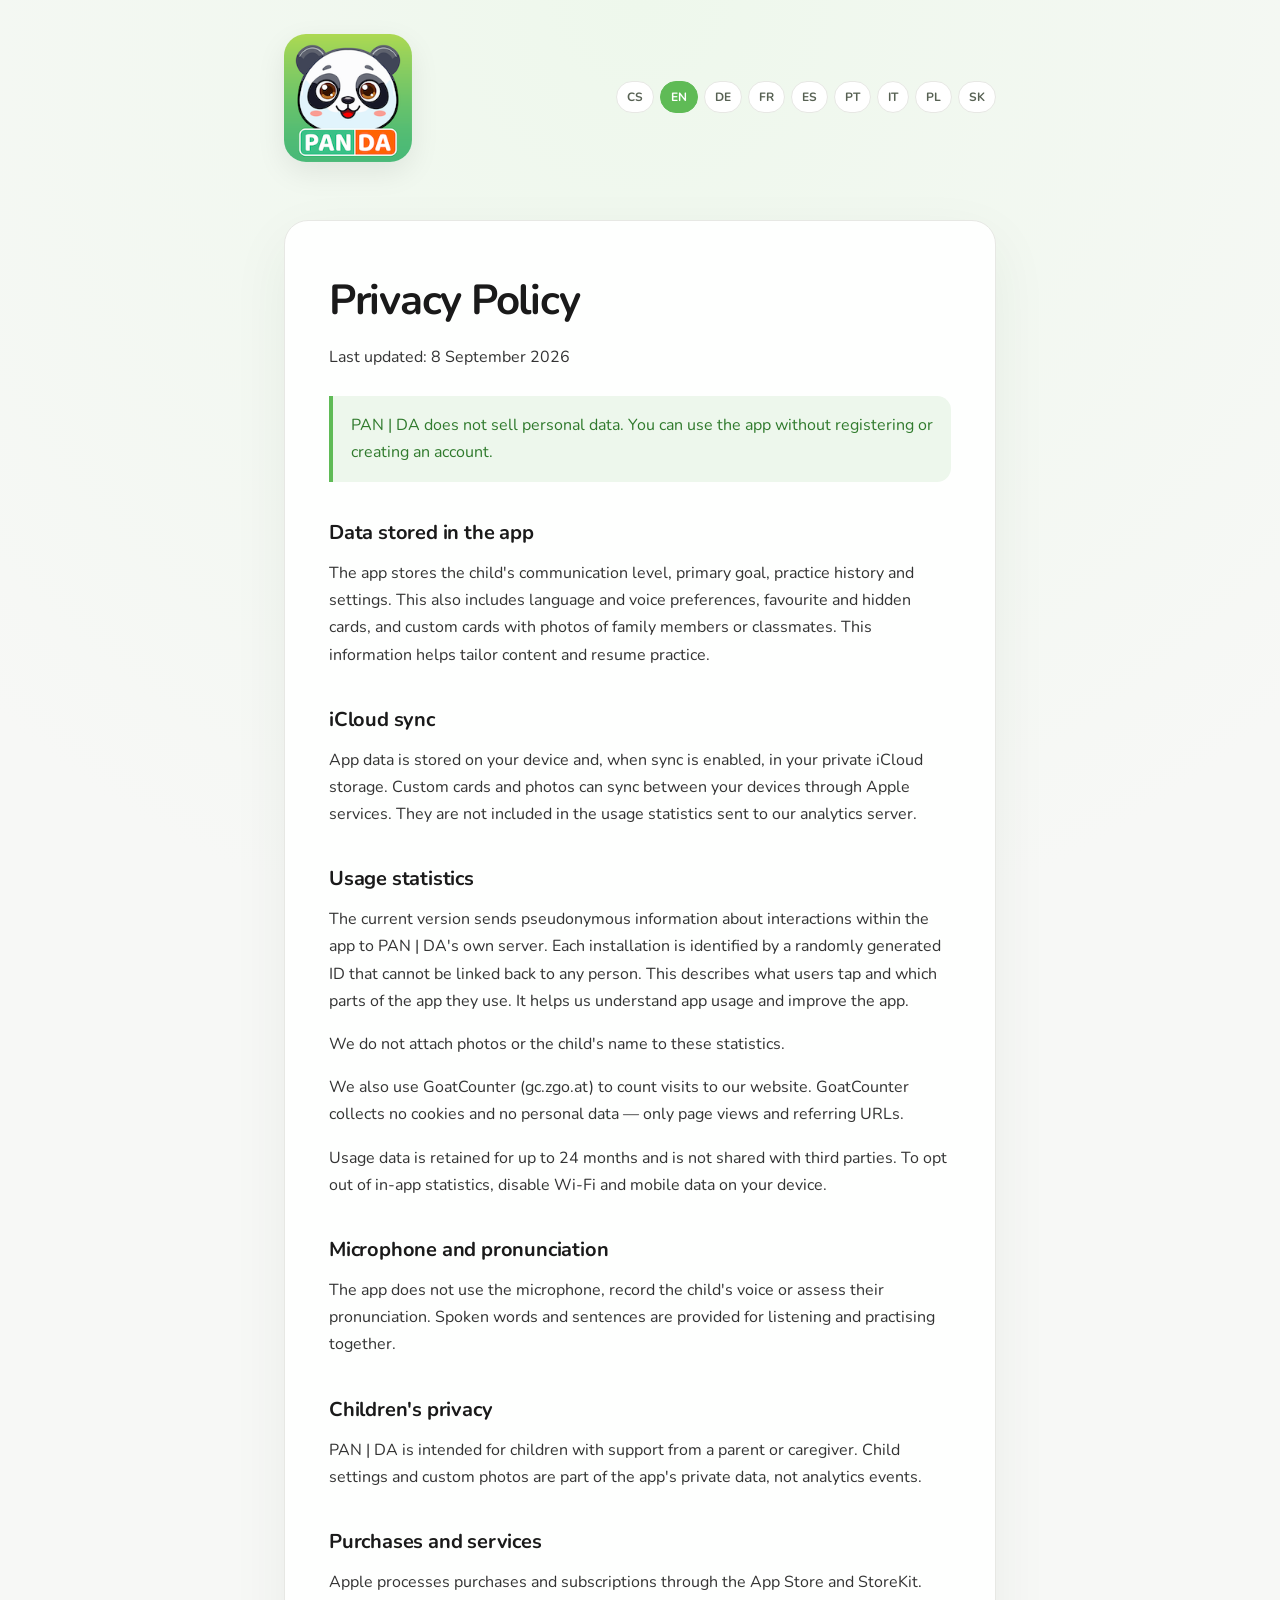
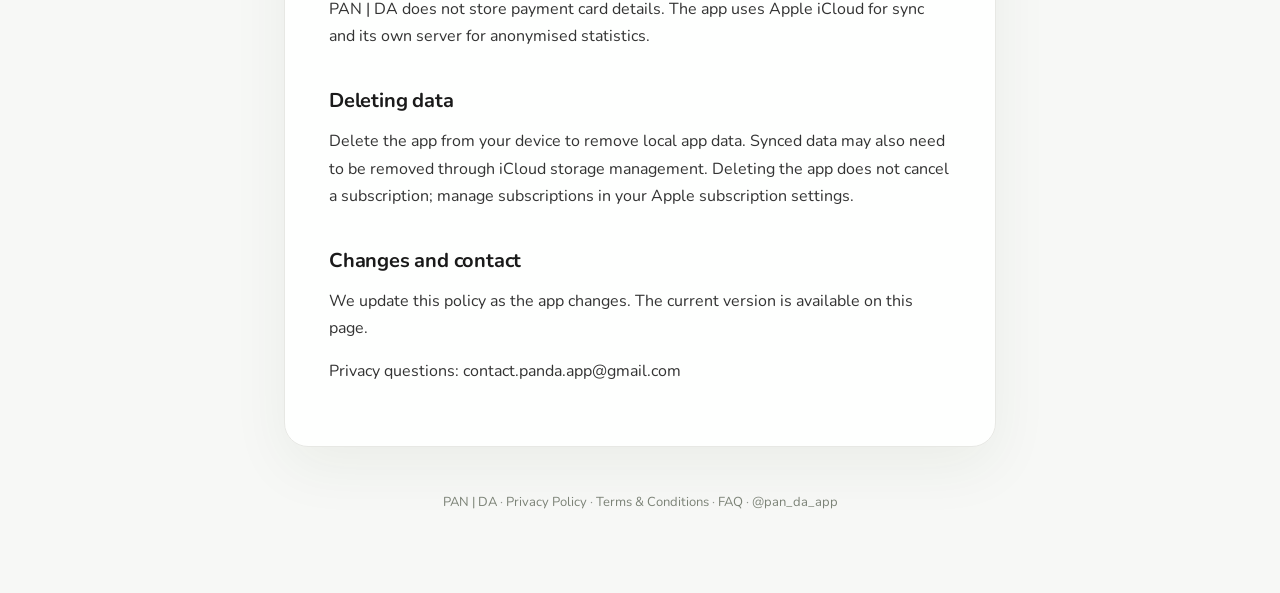
<file: page.html>
<!DOCTYPE html>
<html lang="en">
<head>
  <meta charset="UTF-8" />
  <meta name="viewport" content="width=device-width, initial-scale=1.0" />
  <title>PAN | DA</title>
  <link rel="stylesheet" href="styles.css" />
</head>
<body>
  <main class="container">
    <header class="topbar">
      <a class="brand" href="index.html" aria-label="PAN | DA home">
          <img
      class="app-icon"
      src="pan_da.png"
      alt="PAN | DA app icon"
      width="64"
      height="64"
    />
      </a>
      <div class="language-switch" aria-label="Language selector"></div>
    </header>

    <article id="content" class="markdown" aria-live="polite"></article>

    <footer>
      <a href="index.html">PAN | DA</a> ·
      <a data-page-link="privacy" href="page.html?p=privacy">Privacy Policy</a> ·
      <a data-page-link="terms" href="page.html?p=terms">Terms &amp; Conditions</a> ·
      <a data-page-link="faq" href="page.html?p=faq">FAQ</a> ·
      <a href="https://www.instagram.com/pan_da_app">@pan_da_app</a>
    </footer>
  </main>

  <script src="app.js"></script>
</body>
</html>
</file>
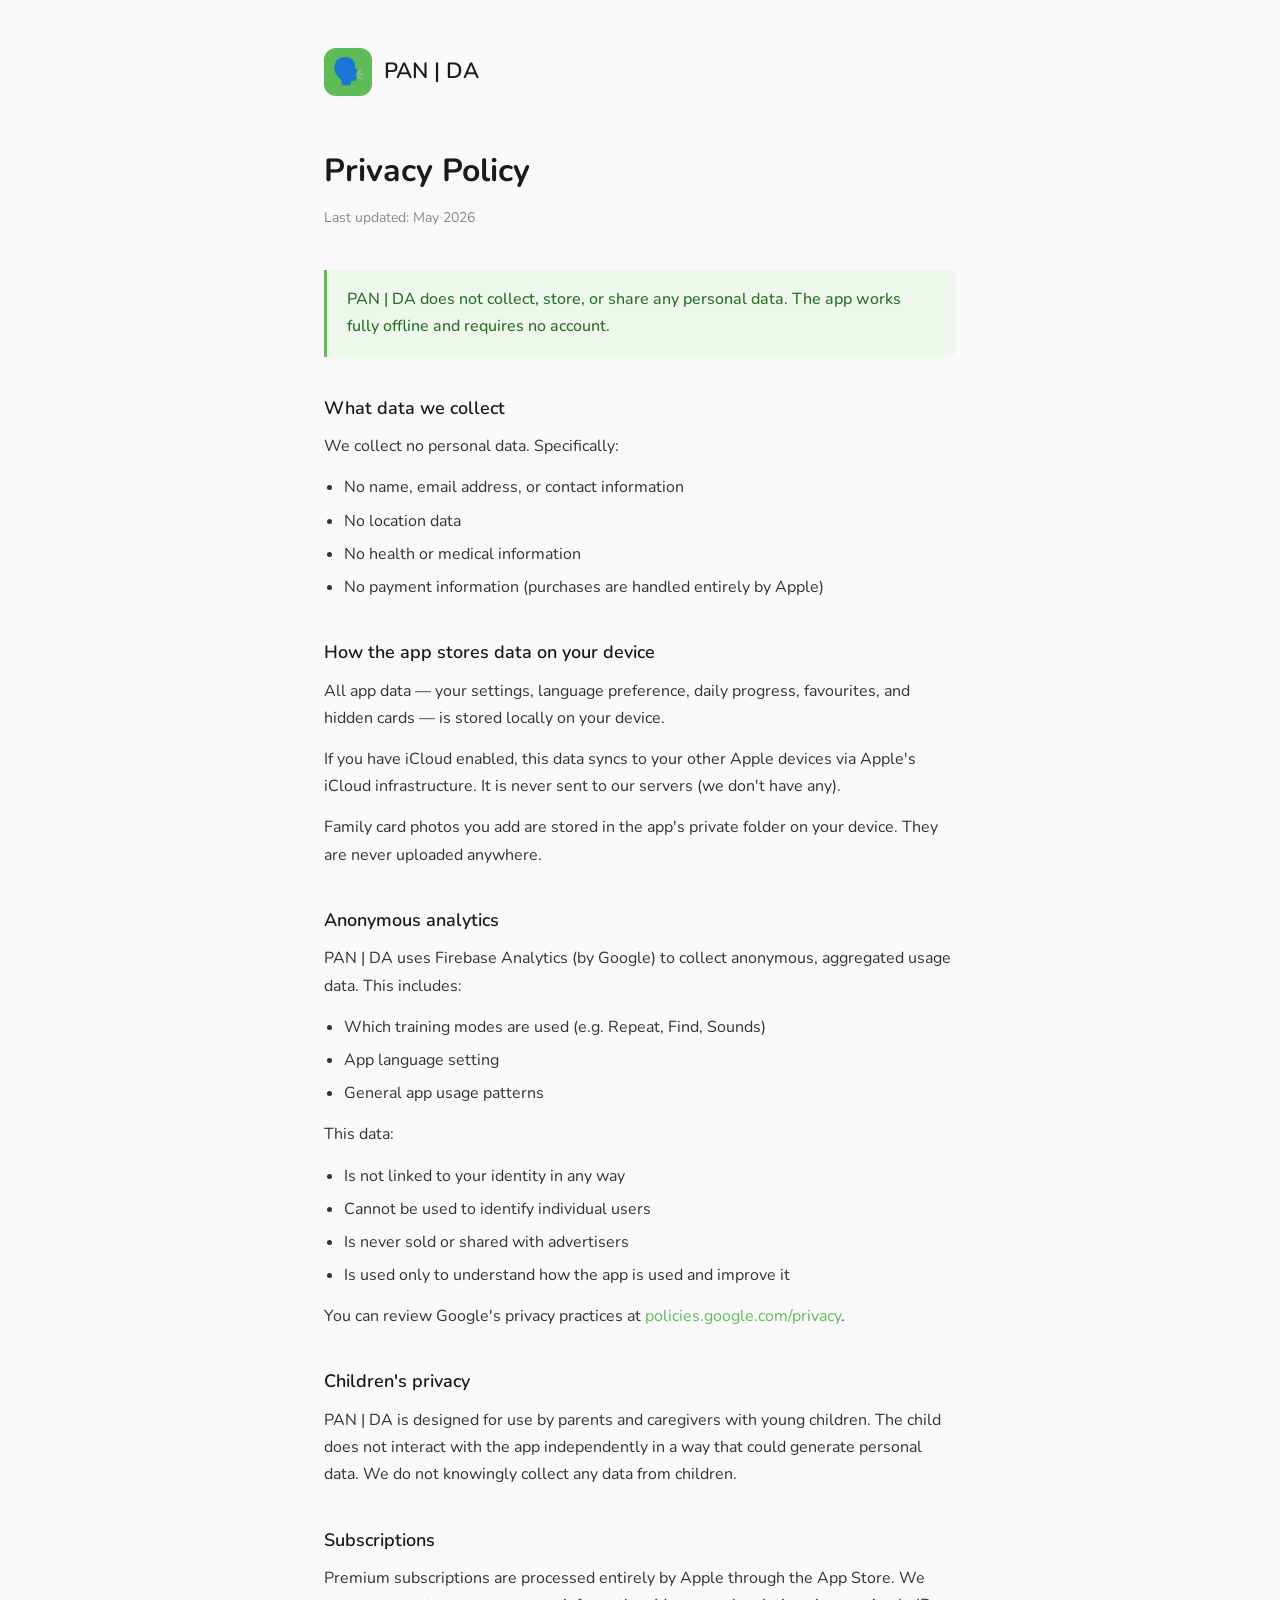
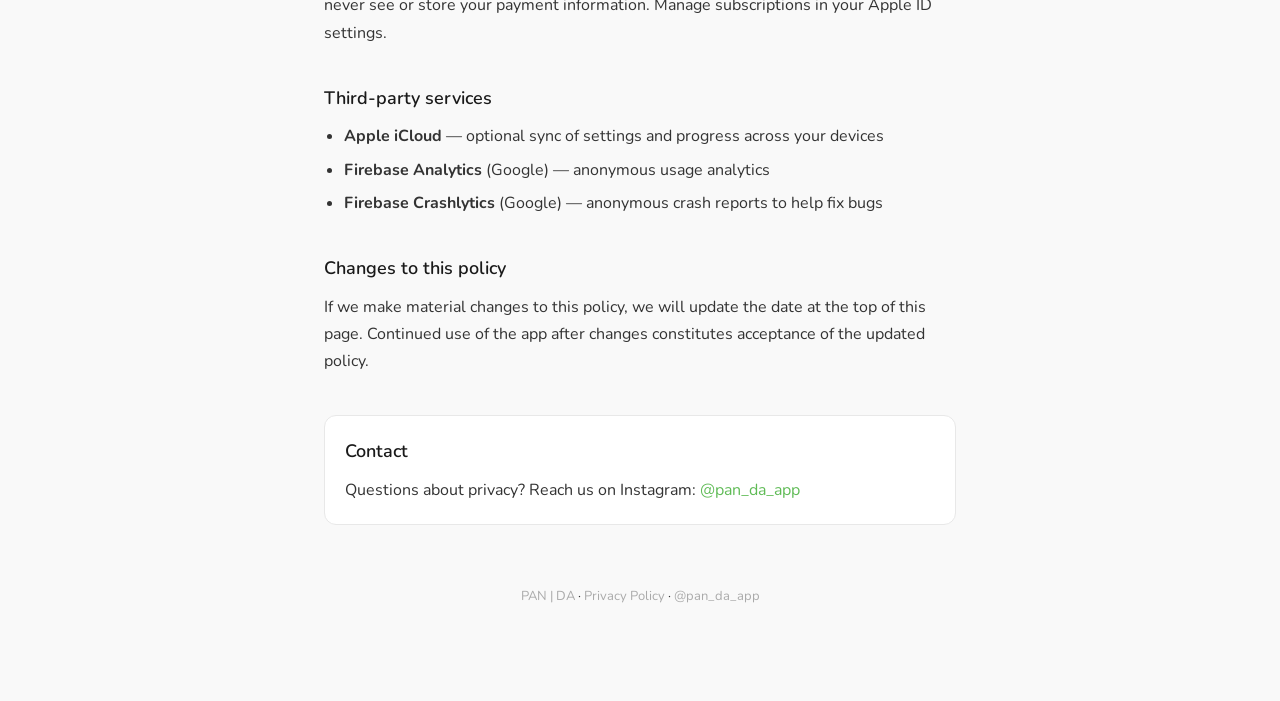
<file: privacy.html>
<!DOCTYPE html>
<html lang="en">
<head>
  <meta charset="UTF-8">
  <meta name="viewport" content="width=device-width, initial-scale=1.0">
  <title>Privacy Policy — PAN | DA</title>
  <style>
    @import url('https://fonts.googleapis.com/css2?family=Nunito:wght@400;500;600;700;800&display=swap');

    * { box-sizing: border-box; margin: 0; padding: 0; }
    body {
      font-family: "Nunito", system-ui, -apple-system, BlinkMacSystemFont, "Segoe UI", sans-serif;
      background: #f9f9f9;
      color: #1a1a1a;
      line-height: 1.7;
    }
    .container {
      max-width: 680px;
      margin: 0 auto;
      padding: 48px 24px 80px;
    }
    .logo {
      display: flex;
      align-items: center;
      gap: 12px;
      margin-bottom: 48px;
    }
    .logo-icon {
      width: 48px;
      height: 48px;
      background: #5FBB56;
      border-radius: 12px;
      display: flex;
      align-items: center;
      justify-content: center;
      font-size: 26px;
    }
    .logo-name {
      font-family: "Nunito", system-ui, sans-serif;
      font-size: 22px;
      font-weight: 600;
      color: #1a1a1a;
    }
    h1 {
      font-size: 32px;
      font-weight: 700;
      margin-bottom: 8px;
      color: #1a1a1a;
    }
    .updated {
      font-size: 14px;
      color: #888;
      margin-bottom: 40px;
    }
    h2 {
      font-size: 18px;
      font-weight: 600;
      margin-top: 36px;
      margin-bottom: 10px;
      color: #1a1a1a;
    }
    p {
      margin-bottom: 14px;
      color: #333;
    }
    ul {
      margin: 0 0 14px 20px;
      color: #333;
    }
    ul li {
      margin-bottom: 6px;
    }
    .highlight {
      background: #edf7ec;
      border-left: 3px solid #5FBB56;
      padding: 16px 20px;
      border-radius: 0 8px 8px 0;
      margin: 24px 0;
    }
    .highlight p {
      margin: 0;
      font-weight: 500;
      color: #2a6e25;
    }
    a {
      color: #5FBB56;
      text-decoration: none;
    }
    a:hover {
      text-decoration: underline;
    }
    .contact {
      margin-top: 40px;
      padding: 20px;
      background: white;
      border-radius: 12px;
      border: 1px solid #e8e8e8;
    }
    .contact p {
      margin: 0;
    }
    footer {
      margin-top: 60px;
      font-size: 13px;
      color: #aaa;
      text-align: center;
    }
    footer a {
      color: #aaa;
    }
  </style>
</head>
<body>
  <div class="container">

    <div class="logo">
      <div class="logo-icon">🗣️</div>
      <span class="logo-name">PAN | DA</span>
    </div>

    <h1>Privacy Policy</h1>
    <p class="updated">Last updated: May 2026</p>

    <div class="highlight">
      <p>PAN | DA does not collect, store, or share any personal data. The app works fully offline and requires no account.</p>
    </div>

    <h2>What data we collect</h2>
    <p>We collect no personal data. Specifically:</p>
    <ul>
      <li>No name, email address, or contact information</li>
      <li>No location data</li>
      <li>No health or medical information</li>
      <li>No payment information (purchases are handled entirely by Apple)</li>
    </ul>

    <h2>How the app stores data on your device</h2>
    <p>All app data — your settings, language preference, daily progress, favourites, and hidden cards — is stored locally on your device.</p>
    <p>If you have iCloud enabled, this data syncs to your other Apple devices via Apple's iCloud infrastructure. It is never sent to our servers (we don't have any).</p>
    <p>Family card photos you add are stored in the app's private folder on your device. They are never uploaded anywhere.</p>

    <h2>Anonymous analytics</h2>
    <p>PAN | DA uses Firebase Analytics (by Google) to collect anonymous, aggregated usage data. This includes:</p>
    <ul>
      <li>Which training modes are used (e.g. Repeat, Find, Sounds)</li>
      <li>App language setting</li>
      <li>General app usage patterns</li>
    </ul>
    <p>This data:</p>
    <ul>
      <li>Is not linked to your identity in any way</li>
      <li>Cannot be used to identify individual users</li>
      <li>Is never sold or shared with advertisers</li>
      <li>Is used only to understand how the app is used and improve it</li>
    </ul>
    <p>You can review Google's privacy practices at <a href="https://policies.google.com/privacy" target="_blank">policies.google.com/privacy</a>.</p>

    <h2>Children's privacy</h2>
    <p>PAN | DA is designed for use by parents and caregivers with young children. The child does not interact with the app independently in a way that could generate personal data. We do not knowingly collect any data from children.</p>

    <h2>Subscriptions</h2>
    <p>Premium subscriptions are processed entirely by Apple through the App Store. We never see or store your payment information. Manage subscriptions in your Apple ID settings.</p>

    <h2>Third-party services</h2>
    <ul>
      <li><strong>Apple iCloud</strong> — optional sync of settings and progress across your devices</li>
      <li><strong>Firebase Analytics</strong> (Google) — anonymous usage analytics</li>
      <li><strong>Firebase Crashlytics</strong> (Google) — anonymous crash reports to help fix bugs</li>
    </ul>

    <h2>Changes to this policy</h2>
    <p>If we make material changes to this policy, we will update the date at the top of this page. Continued use of the app after changes constitutes acceptance of the updated policy.</p>

    <div class="contact">
      <h2 style="margin-top: 0;">Contact</h2>
      <p>Questions about privacy? Reach us on Instagram: <a href="https://www.instagram.com/pan_da_app" target="_blank">@pan_da_app</a></p>
    </div>

    <footer>
      <p><a href="index.html">PAN | DA</a> · <a href="privacy.html">Privacy Policy</a> · <a href="https://www.instagram.com/pan_da_app">@pan_da_app</a></p>
    </footer>

  </div>
</body>
</html>
</file>
<file: styles.css>
@import url('https://fonts.googleapis.com/css2?family=Nunito:wght@400;500;600;700;800&display=swap');

* { box-sizing: border-box; margin: 0; padding: 0; }
:root {
  --brand: #5FBB56;
  --brand-dark: #2f7a2c;
  --bg: #f7f8f6;
  --text: #1a1a1a;
  --muted: #666;
  --border: #e7e8e4;
  --card: #fff;
}
body {
  font-family: "Nunito", system-ui, -apple-system, BlinkMacSystemFont, "Segoe UI", sans-serif;
  background: radial-gradient(circle at top, #eef8ec 0, var(--bg) 42%);
  color: var(--text);
  line-height: 1.7;
}
body.home {
  min-height: 100vh;
  display: flex;
  align-items: center;
  justify-content: center;
}
.card {
  position: relative;
  text-align: center;
  padding: 54px 32px 34px;
  background: rgba(255, 255, 255, 0.92);
  border-radius: 28px;
  border: 1px solid var(--border);
  box-shadow: 0 20px 60px rgba(30, 60, 20, 0.08);
  max-width: 440px;
  width: calc(100% - 40px);
  margin: 24px;
}
.icon, .logo-icon {
  background: var(--brand);
  display: inline-flex;
  align-items: center;
  justify-content: center;
  color: white;
}
.icon {
  width: 86px;
  height: 86px;
  border-radius: 24px;
  font-size: 44px;
  margin: 0 auto 22px;
  box-shadow: 0 12px 28px rgba(95, 187, 86, 0.28);
}
.app-icon {
  width: 128px;
  height: 128px;
  display: block;
  margin: 0 auto 20px;
  border-radius: 22px;
  object-fit: cover;
  box-shadow: 0 10px 30px rgba(0, 0, 0, 0.08);
}
h1 {
  font-size: clamp(30px, 5vw, 42px);
  font-weight: 700;
  letter-spacing: -0.03em;
  margin-bottom: 10px;
}
.card p {
  color: var(--muted);
  margin-bottom: 30px;
  font-size: 17px;
}
.links {
  display: flex;
  flex-direction: column;
  gap: 10px;
}
a, button { font: inherit; }
a {
  color: var(--brand-dark);
  text-decoration: none;
}
a:hover { text-decoration: underline; }
.links a {
  display: block;
  padding: 13px 14px;
  border-radius: 14px;
  font-size: 15px;
  font-weight: 650;
  text-decoration: none;
  transition: transform 0.15s ease, box-shadow 0.15s ease, background 0.15s ease;
}
.links a:hover { transform: translateY(-1px); }
.primary {
  background: var(--brand);
  color: white;
  box-shadow: 0 10px 22px rgba(95, 187, 86, 0.24);
}
.secondary {
  background: #f1f3ef;
  color: #2d342b;
}
.language-switch {
  display: flex;
  flex-wrap: wrap;
  gap: 6px;
  justify-content: center;
  margin-bottom: 22px;
}
.card .language-switch {
  position: absolute;
  top: 18px;
  left: 18px;
  right: 18px;
}
.language-switch button {
  border: 1px solid var(--border);
  background: #fff;
  color: #576153;
  border-radius: 999px;
  padding: 5px 10px;
  cursor: pointer;
  font-size: 12px;
  font-weight: 700;
}
.language-switch button.active {
  background: var(--brand);
  border-color: var(--brand);
  color: #fff;
}
.container {
  max-width: 760px;
  margin: 0 auto;
  padding: 34px 24px 80px;
}
.topbar {
  display: flex;
  align-items: center;
  justify-content: space-between;
  gap: 16px;
  margin-bottom: 38px;
}
.brand {
  display: inline-flex;
  align-items: center;
  gap: 12px;
  font-family: "Nunito", system-ui, sans-serif;
  color: var(--text);
  font-size: 22px;
  font-weight: 600;
  letter-spacing: 0;
}
.brand:hover { text-decoration: none; }
.logo-icon {
  width: 48px;
  height: 48px;
  border-radius: 14px;
  font-size: 25px;
}
.markdown {
  background: rgba(255, 255, 255, 0.94);
  border: 1px solid var(--border);
  border-radius: 24px;
  padding: clamp(24px, 5vw, 44px);
  box-shadow: 0 20px 60px rgba(30, 60, 20, 0.06);
}
.markdown h1 {
  margin-bottom: 8px;
}
.markdown h2 {
  font-size: 20px;
  margin-top: 34px;
  margin-bottom: 10px;
  letter-spacing: -0.01em;
}
.markdown p, .markdown ul, .markdown ol {
  margin-bottom: 16px;
  color: #333;
}
.markdown ul, .markdown ol { padding-left: 22px; }
.markdown li { margin-bottom: 6px; }
.markdown strong { color: #162114; }
.markdown blockquote {
  background: #edf7ec;
  border-left: 4px solid var(--brand);
  padding: 16px 18px;
  border-radius: 0 14px 14px 0;
  margin: 24px 0;
  color: var(--brand-dark);
}
footer {
  margin-top: 44px;
  font-size: 13px;
  color: #90958d;
  text-align: center;
}
footer a { color: #7b8276; }
.error {
  color: #8a1f11;
  background: #fff1ed;
  border: 1px solid #ffd6cc;
  padding: 16px;
  border-radius: 12px;
}
@media (max-width: 560px) {
  .topbar { align-items: flex-start; flex-direction: column; }
  .topbar .language-switch { justify-content: flex-start; }
}
</file>
<file: landing.css>
/* ── Landing page styles ── */

body.landing {
  display: block;
  min-height: 100vh;
  background: var(--bg);
}

/* ── NAV ── */
.nav {
  position: sticky;
  top: 0;
  z-index: 100;
  display: flex;
  align-items: center;
  justify-content: space-between;
  padding: 0 24px;
  height: 60px;
  background: rgba(247,248,246,0.92);
  backdrop-filter: blur(12px);
  -webkit-backdrop-filter: blur(12px);
  border-bottom: 1px solid var(--border);
}
.nav-brand {
  display: flex;
  align-items: center;
  gap: 10px;
  font-family: "Nunito", system-ui, sans-serif;
  font-weight: 600;
  font-size: 17px;
  color: var(--text);
  text-decoration: none;
}
.nav-icon {
  border-radius: 9px;
  display: block;
}
.nav-right {
  display: flex;
  align-items: center;
  gap: 16px;
}
.nav-cta {
  font-family: "Nunito", system-ui, sans-serif;
  background: var(--brand);
  color: #fff;
  font-size: 14px;
  font-weight: 600;
  padding: 8px 18px;
  border-radius: 999px;
  text-decoration: none;
  transition: opacity .15s;
  min-width: 130px;
  text-align: center;
  display: inline-block;
}
.nav-cta:hover { opacity: .88; text-decoration: none; }

/* ── NAV ANCHORS (desktop) ── */
.nav-anchors {
  display: flex;
  align-items: center;
  gap: 28px;
}
.nav-anchors a {
  font-size: 14px;
  font-weight: 600;
  color: var(--muted);
  text-decoration: none;
  transition: color .15s;
}
.nav-anchors a:hover { color: var(--brand-dark); }

/* ── LANGUAGE FLAGS STRIP ── */
.lang-strip {
  display: flex;
  align-items: center;
  justify-content: center;
  flex-wrap: wrap;
  gap: 6px 16px;
  padding: 14px 24px;
  background: rgba(95,187,86,.06);
  font-size: 14px;
  font-weight: 600;
  color: var(--text);
}
.lang-strip-item {
  appearance: none;
  border: 0;
  background: transparent;
  color: var(--text);
  font: inherit;
  font-weight: 650;
  padding: 7px 9px;
  border-radius: 999px;
  cursor: pointer;
  transition: background .15s ease, color .15s ease, transform .12s ease;
}
.lang-strip-item:hover {
  background: rgba(95,187,86,.12);
  color: var(--brand-dark);
  transform: translateY(-1px);
}
.lang-strip-item.active {
  background: rgba(95,187,86,.18);
  color: var(--brand-dark);
}
.lang-strip-item:focus-visible {
  outline: 3px solid rgba(95,187,86,.32);
  outline-offset: 2px;
}
.lang-strip-dot { color: var(--border); font-size: 16px; }

/* ── LANGUAGE SWITCHER ── */
.language-switch {
  display: flex;
  align-items: center;
  gap: 4px;
  background: rgba(0,0,0,.05);
  border-radius: 999px;
  padding: 3px 5px;
}
.language-switch button {
  background: none;
  border: none;
  cursor: pointer;
  font-size: 22px;
  line-height: 1;
  padding: 3px 4px;
  border-radius: 999px;
  opacity: .45;
  transition: opacity .15s, transform .1s;
}
.language-switch button:hover { opacity: .8; transform: scale(1.12); }
.language-switch button.active { opacity: 1; transform: scale(1.18); }
.lang-mobile-toggle { display: none; align-items: center; gap: 4px; font-size: 18px; background: none; border: none; cursor: pointer; padding: 3px 6px; border-radius: 999px; opacity: .8; }
.lang-mobile-toggle:hover { opacity: 1; }
.lang-mobile-menu { display: none; }

/* ── HERO ── */
.hero {
  padding: 72px 24px 80px;
  background: radial-gradient(ellipse at 60% 0%, #d4f0d0 0%, transparent 60%),
              radial-gradient(ellipse at 10% 80%, #e8f5e6 0%, transparent 50%);
}
.hero-inner {
  max-width: 1160px;
  margin: 0 auto;
  display: flex;
  align-items: center;
  gap: 52px;
}
.hero-text { flex: 1; min-width: 0; }
.hero-badge {
  display: inline-block;
  background: #fff;
  border: 1px solid var(--border);
  border-radius: 999px;
  font-size: 13px;
  font-weight: 650;
  padding: 5px 14px;
  color: var(--brand-dark);
  margin-bottom: 20px;
}
.hero-text h1 {
  font-family: "Nunito", system-ui, sans-serif;
  font-size: clamp(38px, 5vw, 62px);
  font-weight: 600;
  letter-spacing: 0;
  line-height: 1.05;
  margin-bottom: 20px;
  color: var(--text);
}
.hero-text p {
  font-size: 18px;
  color: var(--muted);
  max-width: 520px;
  margin-bottom: 32px;
  line-height: 1.6;
}
.btn-primary {
  font-family: "Nunito", system-ui, sans-serif;
  display: inline-flex;
  align-items: center;
  gap: 9px;
  background: var(--brand);
  color: #fff;
  font-size: 16px;
  font-weight: 600;
  padding: 15px 28px;
  border-radius: 16px;
  text-decoration: none;
  box-shadow: 0 8px 24px rgba(95,187,86,.32);
  transition: transform .15s, box-shadow .15s;
}
.btn-primary:hover {
  transform: translateY(-2px);
  box-shadow: 0 14px 32px rgba(95,187,86,.38);
  text-decoration: none;
}
.btn-large { font-size: 18px; padding: 18px 36px; border-radius: 20px; }
.btn-secondary {
  font-family: "Nunito", system-ui, sans-serif;
  display: inline-block;
  background: #fff;
  color: var(--brand-dark);
  border: 1.5px solid var(--brand);
  font-size: 15px;
  font-weight: 600;
  padding: 13px 24px;
  border-radius: 14px;
  text-decoration: none;
  transition: background .15s;
}
.btn-secondary:hover { background: #f0faf0; text-decoration: none; }
.hero-free {
  margin-top: 14px;
  font-size: 13px;
  color: #8a9688;
}

/* localized iPad screenshot, composited with the PAN | DA panda + tablet frame artwork */
.hero-visual {
  flex: 0 0 min(40vw, 480px);
  width: 100%;
  max-width: 480px;
  min-width: 0;
  margin-left: auto;
}
.ipad-showcase {
  position: relative;
  width: 100%;
}
.localized-screenshot {
  display: block;
  width: 100%;
  height: auto;
}
.hero-screenshot {
  aspect-ratio: 1122 / 1402;
  object-fit: contain;
  filter: drop-shadow(0 34px 60px rgba(20,55,20,.20));
}

/* ── SHARED SECTION ── */
.section { padding: 80px 24px; }
.section-tinted { background: rgba(95,187,86,.05); }
.container {
  max-width: 1000px;
  margin: 0 auto;
}
.section-title {
  font-family: "Nunito", system-ui, sans-serif;
  font-size: clamp(26px, 3.5vw, 40px);
  font-weight: 600;
  letter-spacing: 0;
  margin-bottom: 12px;
  text-align: center;
}
.section-sub {
  text-align: center;
  color: var(--muted);
  font-size: 17px;
  margin-bottom: 48px;
  max-width: 540px;
  margin-left: auto;
  margin-right: auto;
}

/* ── CARDS GRID ── */
.cards-grid-3 {
  display: grid;
  grid-template-columns: repeat(3, 1fr);
  gap: 20px;
  margin-top: 48px;
}
.feature-card {
  background: #fff;
  border: 1px solid var(--border);
  border-radius: 20px;
  padding: 28px 24px;
}
.feature-icon { font-size: 36px; margin-bottom: 14px; }
.feature-card h3 { font-family: "Nunito", system-ui, sans-serif; font-size: 17px; font-weight: 600; margin-bottom: 8px; letter-spacing: 0; }
.feature-card p { font-size: 15px; color: var(--muted); line-height: 1.6; }

/* ── HOW IT WORKS ── */
.steps {
  display: flex;
  flex-direction: column;
  gap: 0;
  max-width: 680px;
  margin: 48px auto 0;
}
.step {
  display: flex;
  gap: 24px;
  align-items: flex-start;
  padding: 28px 0;
  border-bottom: 1px solid var(--border);
}
.step:last-child { border-bottom: none; }
.step-num {
  flex-shrink: 0;
  width: 44px;
  height: 44px;
  background: var(--brand);
  color: #fff;
  border-radius: 50%;
  display: flex;
  align-items: center;
  justify-content: center;
  font-size: 18px;
  font-weight: 800;
  margin-top: 2px;
}
.step-body h3 { font-family: "Nunito", system-ui, sans-serif; font-size: 18px; font-weight: 600; margin-bottom: 6px; }
.step-body p { font-size: 15px; color: var(--muted); line-height: 1.6; }

/* ── TRAINING MODES ── */
.modes-showcase-grid {
  display: grid;
  grid-template-columns: minmax(0, 1.08fr) minmax(300px, .92fr);
  gap: 42px;
  align-items: center;
  margin-top: 46px;
}
.modes-image-card {
  background: #fff;
  border: 1px solid var(--border);
  border-radius: 28px;
  padding: 10px;
  box-shadow: 0 22px 54px rgba(20,55,20,.12);
}
.modes-screenshot {
  border-radius: 20px;
  aspect-ratio: 1712 / 2594;
  object-fit: contain;
}
.modes-copy { display: flex; flex-direction: column; gap: 16px; }
.tier-summary, .speech-callout {
  background: #fff;
  border: 1px solid var(--border);
  border-radius: 20px;
  padding: 22px 22px;
}
.tier-summary-free { border-color: rgba(95,187,86,.65); }
.tier-summary-premium { border-color: rgba(245,166,35,.55); }
.tier-pill {
  display: inline-block;
  font-size: 11px;
  font-weight: 800;
  letter-spacing: .06em;
  padding: 4px 10px;
  border-radius: 999px;
  color: #fff;
  margin-bottom: 12px;
}
.tier-pill-free { background: var(--brand); }
.tier-pill-premium { background: #f5a623; }
.tier-summary h3, .speech-callout h3 {
  font-family: "Nunito", system-ui, sans-serif;
  font-size: 18px;
  font-weight: 600;
  letter-spacing: 0;
  margin-bottom: 7px;
}
.tier-summary p, .speech-callout p {
  font-size: 15px;
  color: var(--muted);
  line-height: 1.6;
}
.speech-callout {
  display: flex;
  gap: 16px;
  align-items: flex-start;
  background: rgba(245,166,35,.07);
}
.speech-callout-icon {
  flex: 0 0 auto;
  width: 44px;
  height: 44px;
  display: grid;
  place-items: center;
  border-radius: 14px;
  background: #fff;
  font-size: 25px;
}

/* ── LANGUAGES ── */
.flags-row {
  display: flex;
  justify-content: center;
  gap: 28px;
  flex-wrap: wrap;
  margin: 48px 0 20px;
}
.flag-item {
  display: flex;
  flex-direction: column;
  align-items: center;
  gap: 8px;
  font-size: 14px;
  font-weight: 600;
  color: var(--text);
}
.flag { font-size: 48px; }
.langs-note { text-align: center; font-size: 14px; color: #aaa; margin-top: 8px; }

/* ── PRICING ── */
.pricing-container { max-width: 680px; }

.billing-toggle {
  display: flex;
  align-items: center;
  gap: 6px;
  background: #f0f1ef;
  border-radius: 999px;
  padding: 4px;
  width: fit-content;
  margin: 0 auto 32px;
}
.billing-btn {
  background: none;
  border: none;
  cursor: pointer;
  font-size: 14px;
  font-weight: 650;
  padding: 8px 18px;
  border-radius: 999px;
  color: var(--muted);
  transition: background .15s, color .15s;
  display: flex;
  align-items: center;
  gap: 6px;
}
.billing-btn.active {
  background: #fff;
  color: var(--text);
  box-shadow: 0 1px 4px rgba(0,0,0,.1);
}
.save-badge {
  background: #e8f5e6;
  color: var(--brand-dark);
  font-size: 11px;
  font-weight: 800;
  padding: 2px 7px;
  border-radius: 999px;
  letter-spacing: .02em;
}

.pricing-grid {
  display: grid;
  grid-template-columns: repeat(3, minmax(0, 1fr));
  gap: 20px;
  margin-top: 48px;
}
.modes-example { font-style: italic; margin-top: -8px; }

/* ── FAQ TEASER ── */
.faq-container { max-width: 760px; }
.faq-accordion { margin-top: 32px; display: flex; flex-direction: column; gap: 12px; }
.faq-item {
  background: #fff;
  border: 1px solid var(--border);
  border-radius: 16px;
  padding: 18px 22px;
}
.faq-item summary {
  font-family: "Nunito", system-ui, sans-serif;
  font-weight: 700;
  font-size: 16px;
  cursor: pointer;
  list-style: none;
}
.faq-item summary::-webkit-details-marker { display: none; }
.faq-item summary::before { content: "+ "; color: var(--brand); font-weight: 800; }
.faq-item[open] summary::before { content: "− "; }
.faq-item p { margin-top: 12px; font-size: 15px; line-height: 1.6; color: #444; }
.faq-more { text-align: center; margin-top: 28px; }
.faq-more a { font-weight: 700; color: var(--brand-dark); text-decoration: underline; }
.pricing-label-row { display: flex; align-items: center; gap: 0; margin-bottom: 10px; }
.pricing-label-row .pricing-label { margin-bottom: 0; }
.pricing-badge {
  display: inline-block;
  font-family: "Nunito", system-ui, sans-serif;
  font-size: 12px;
  font-weight: 700;
  letter-spacing: .02em;
  padding: 3px 10px;
  border-radius: 999px;
  background: #fff4e0;
  color: #b86e00;
  margin-left: 8px;
  vertical-align: middle;
}
.pricing-disclaimer {
  font-size: 13px;
  color: var(--muted);
  text-align: center;
  max-width: 620px;
  margin: 20px auto 0;
  line-height: 1.6;
}
.pricing-card {
  background: #fff;
  border: 1px solid var(--border);
  border-radius: 24px;
  padding: 32px 28px;
  display: flex;
  flex-direction: column;
}
.pricing-card-featured {
  border-color: var(--brand);
  box-shadow: 0 0 0 1px var(--brand), 0 16px 40px rgba(95,187,86,.14);
}
.pricing-label { font-family: "Nunito", system-ui, sans-serif; font-size: 13px; font-weight: 600; letter-spacing: .04em; color: var(--brand); text-transform: uppercase; margin-bottom: 10px; }
.pricing-price {
  font-family: "Nunito", system-ui, sans-serif;
  font-size: 40px;
  font-weight: 800;
  letter-spacing: -0.03em;
  margin-bottom: 24px;
  white-space: nowrap;
  display: flex;
  align-items: baseline;
  flex-wrap: wrap;
}
.pricing-price #price-amount,
.pricing-price #price-year-amount { font-size: 40px; font-weight: 800; color: var(--text); }
.pricing-price #per-month,
.pricing-price #per-year { font-size: 18px; font-weight: 500; color: var(--muted); white-space: nowrap; }
.pricing-list { flex: 1; }
.pricing-list { list-style: none; padding: 0; margin-bottom: 28px; }
.pricing-list li { font-size: 15px; padding: 6px 0; border-bottom: 1px solid #f0f1ef; color: #333; }
.pricing-list li:last-child { border-bottom: none; }

/* ── ROADMAP ── */
.roadmap { max-width: 680px; margin: 48px auto 0; }
.roadmap-version { margin-bottom: 36px; }
.roadmap-tag {
  display: inline-block;
  font-size: 13px;
  font-weight: 800;
  letter-spacing: .04em;
  padding: 5px 14px;
  border-radius: 999px;
  margin-bottom: 16px;
  text-transform: uppercase;
}
.roadmap-done { background: #e8f5e6; color: var(--brand-dark); }
.roadmap-next { background: #fff4e0; color: #b86e00; }
.roadmap-future { background: #f0f1ef; color: #666; }
.roadmap-list { list-style: none; padding: 0; }
.roadmap-list li { font-size: 15px; color: #333; padding: 6px 0 6px 4px; border-bottom: 1px solid #f0f1ef; line-height: 1.5; }
.roadmap-list li:last-child { border-bottom: none; }

/* ── STORY ── */
.for-whom-cta {
  text-align: center;
  font-size: 1.1rem;
  font-weight: 700;
  margin-top: 2rem;
  color: var(--text);
  letter-spacing: -0.01em;
}

.story-container {
  max-width: 600px;
  text-align: center;
}
.story-icon { font-size: 52px; margin-bottom: 20px; }
.story-container h2 { font-family: "Nunito", system-ui, sans-serif; font-size: clamp(24px, 3vw, 36px); font-weight: 600; letter-spacing: 0; margin-bottom: 20px; }
.story-container p { font-size: 17px; color: #444; line-height: 1.75; margin-bottom: 16px; }
.story-sig { font-size: 15px; color: var(--muted); font-style: italic; margin-top: 8px; }

/* ── DOWNLOAD CTA ── */
.cta-section { background: radial-gradient(ellipse at 50% 0%, #d4f0d0 0%, transparent 70%); text-align: center; }
.cta-container { display: flex; flex-direction: column; align-items: center; gap: 16px; }
.cta-icon { border-radius: 20px; box-shadow: 0 12px 32px rgba(0,0,0,.12); }
.cta-section h2 { font-family: "Nunito", system-ui, sans-serif; font-size: clamp(26px, 3.5vw, 40px); font-weight: 600; letter-spacing: 0; }
.cta-section p { font-size: 17px; color: var(--muted); margin-bottom: 8px; }

/* ── FOOTER ── */
.site-footer {
  border-top: 1px solid var(--border);
  padding: 40px 24px;
  background: #fff;
}
.footer-inner {
  display: flex;
  flex-direction: column;
  align-items: center;
  gap: 20px;
  text-align: center;
}
.footer-brand {
  display: flex;
  align-items: center;
  gap: 8px;
  font-family: "Nunito", system-ui, sans-serif;
  font-weight: 600;
  font-size: 16px;
}
.footer-links { display: flex; flex-wrap: wrap; gap: 8px 24px; justify-content: center; }
.footer-links a { font-size: 14px; color: var(--muted); text-decoration: none; }
.footer-links a:hover { color: var(--brand-dark); }
.footer-instagram { display: inline-flex; align-items: center; gap: 5px; }
.footer-copy { font-size: 13px; color: #aaa; }

/* ── RESPONSIVE ── */
@media (max-width: 768px) {
  .hero-inner { flex-direction: column; gap: 40px; text-align: center; }
  .hero-text p { margin-left: auto; margin-right: auto; }
  .hero-visual { flex-basis: auto; width: min(78vw, 430px); max-width: 430px; margin: 0 auto; }
  .ipad-showcase { transform: none; }
  .modes-showcase-grid { grid-template-columns: 1fr; gap: 28px; }
  .modes-image-card { max-width: 520px; margin: 0 auto; }
  .cards-grid-3 { grid-template-columns: 1fr; }
  .pricing-grid { grid-template-columns: 1fr; }
  .flags-row { gap: 16px; }
  .flag { font-size: 36px; }
  .nav-anchors { display: none; }
}
@media (max-width: 480px) {
  .section { padding: 56px 20px; }
  .nav { padding: 0 16px; }
  .language-switch { position: relative; }
  .language-switch > button:not(.lang-mobile-toggle) { display: none; }
  .lang-mobile-toggle { display: flex; }
  .lang-mobile-menu {
    position: absolute; right: 0; top: calc(100% + 8px);
    background: #fff; border-radius: 12px;
    box-shadow: 0 4px 24px rgba(0,0,0,.15);
    padding: 8px; gap: 4px; z-index: 200; flex-direction: column;
  }
  .language-switch.open .lang-mobile-menu { display: flex; }
}
</file>
